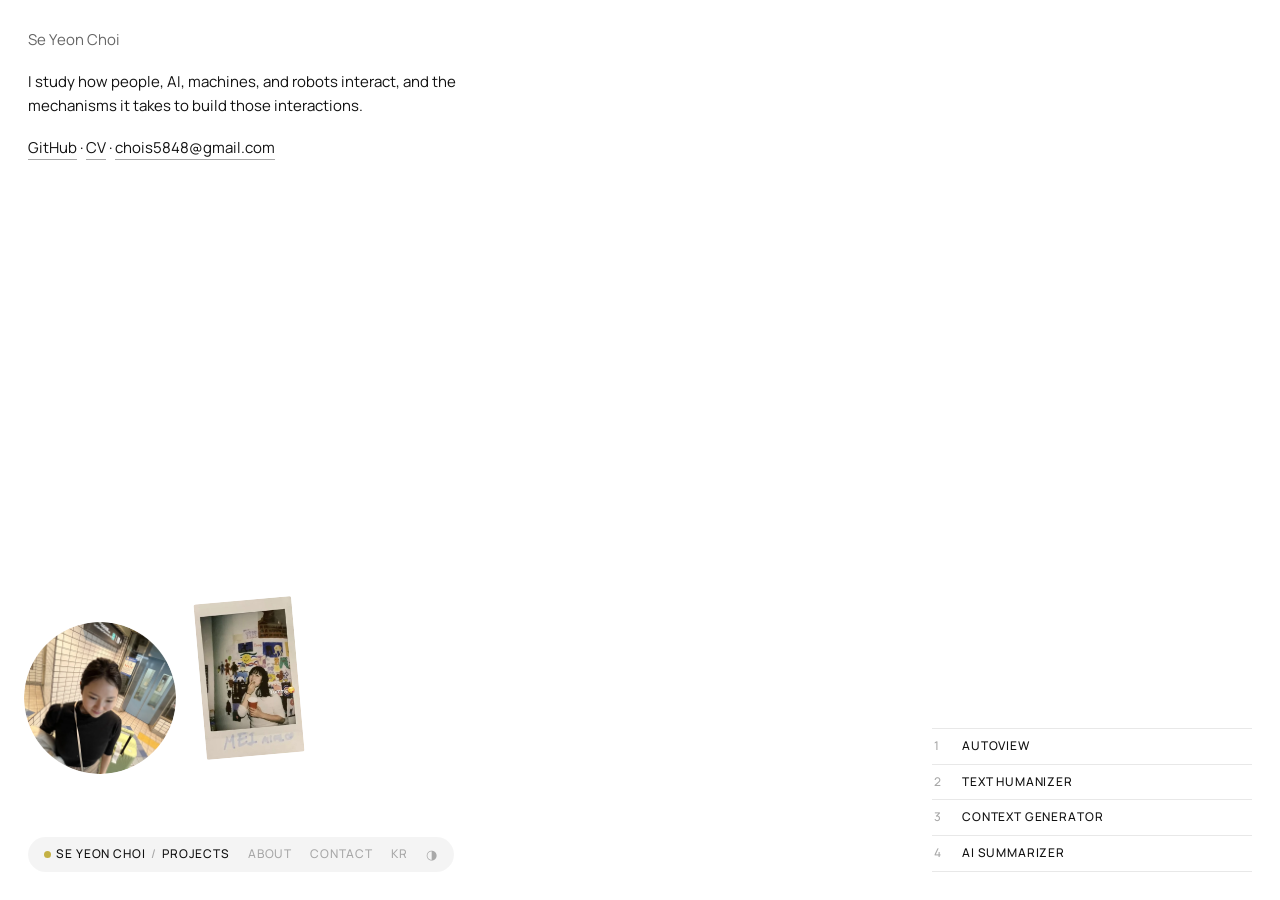
<file: index.html>
<!DOCTYPE html>
<html lang="en">
<head>
  <meta charset="UTF-8" />
  <meta name="viewport" content="width=device-width, initial-scale=1.0" />
  <title>Se Yeon Choi</title>
  <meta name="description" content="Se Yeon Choi — HCI researcher working on creative human-AI collaboration." />

  <link rel="preconnect" href="https://fonts.googleapis.com" />
  <link rel="preconnect" href="https://fonts.gstatic.com" crossorigin />
  <link href="https://fonts.googleapis.com/css2?family=Manrope:wght@400;500;600;700&family=Hanken+Grotesk:wght@400;500;600&family=IBM+Plex+Mono:wght@400;500&display=swap" rel="stylesheet" />

  <link rel="stylesheet" href="style.css" />
</head>
<body>
<main class="stage">

  <!-- ───────── left · prose panels (andychung.me) ───────── -->
  <section class="left" id="left">

    <div class="panel is-on" id="panel-bio">
      <div class="lang lang-en">
        <p class="name">Se Yeon Choi</p>
        <p>I study how people, AI, machines, and robots interact, and the mechanisms it takes to build those interactions.</p>
        <p><a href="https://github.com/chois584848/" target="_blank" rel="noopener">GitHub</a> &middot; <a href="#" data-cv>CV</a> &middot; <a href="mailto:chois5848@gmail.com">chois5848@gmail.com</a></p>
      </div>
      <div class="lang lang-kr" hidden>
        <p class="name">최세연</p>
        <p>사람과 AI, 기계, 로봇 사이의 상호작용, 그리고 그것을 만들어내는 매커니즘을 공부합니다.</p>
        <p><a href="https://github.com/chois584848/" target="_blank" rel="noopener">GitHub</a> &middot; <a href="#" data-cv>CV</a> &middot; <a href="mailto:chois5848@gmail.com">chois5848@gmail.com</a></p>
      </div>
    </div>

    <div class="panel" id="panel-about" hidden>
      <div class="lang lang-en">
        <p class="name">About</p>
        <p>I am an independent researcher working at the intersection of human-computer interaction and creative AI. My interest is less in what AI can generate on its own, and more in what happens in the space between a person and a system: how intent gets communicated, where trust breaks down, and what makes a collaboration feel like a partnership rather than a tool.</p>
        <p>My background is in product design and UX research, most recently at Wrtn Technologies and Accenture. I approach problems by building things, watching people use them, and paying close attention to the moments that surprise me.</p>
        <p>I am currently preparing to pursue a master's degree in HCI, with a focus on human-AI interaction and creative collaboration.</p>
        <p class="exp-label">Experience</p>
        <ul class="exp" data-nosplit>
          <li><span class="co">Wrtn Technologies</span><span class="ro">Product Designer</span><span class="yr">2025.02&ndash;2026.05</span></li>
          <li><span class="co">Accenture</span><span class="ro">UX Senior Analyst</span><span class="yr">2022.08&ndash;2025.08</span></li>
          <li><span class="co">Deloitte</span><span class="ro">Research Intern</span><span class="yr">2021.06&ndash;2021.08</span></li>
          <li><span class="co">Yahoo!</span><span class="ro">UI Design Intern</span><span class="yr">2020.09</span></li>
          <li><span class="co">IBM</span><span class="ro">UX Design Intern</span><span class="yr">2020.08</span></li>
        </ul>
      </div>
      <div class="lang lang-kr" hidden>
        <p class="name">소개</p>
        <p>저는 HCI와 크리에이티브 AI가 만나는 지점에서 연구하는 독립 연구자입니다. AI가 혼자 무엇을 만들어내는가보다, 사람과 시스템 '사이'에서 일어나는 일에 더 관심이 있습니다. 의도가 어떻게 전달되는지, 신뢰가 어디서 무너지는지, 그리고 무엇이 그 협업을 단순한 도구가 아닌 파트너십으로 느끼게 하는지를 봅니다.</p>
        <p>프로덕트 디자인과 UX 리서치를 배경으로 일해왔고, 가장 최근에는 뤼튼테크놀로지스와 액센츄어에 있었습니다. 직접 만들어보고, 사람들이 쓰는 모습을 관찰하고, 예상을 벗어나는 순간들에 주목하는 방식으로 문제에 접근합니다.</p>
        <p>현재 인간-AI 상호작용과 창의적 협업을 중심으로 HCI 석사 과정을 준비하고 있습니다.</p>
        <p class="exp-label">경력</p>
        <ul class="exp" data-nosplit>
          <li><span class="co">Wrtn Technologies</span><span class="ro">프로덕트 디자이너</span><span class="yr">2025.02&ndash;2026.05</span></li>
          <li><span class="co">Accenture</span><span class="ro">UX 시니어 애널리스트</span><span class="yr">2022.08&ndash;2025.08</span></li>
          <li><span class="co">Deloitte</span><span class="ro">리서치 인턴</span><span class="yr">2021.06&ndash;2021.08</span></li>
          <li><span class="co">Yahoo!</span><span class="ro">UI 디자인 인턴</span><span class="yr">2020.09</span></li>
          <li><span class="co">IBM</span><span class="ro">UX 디자인 인턴</span><span class="yr">2020.08</span></li>
        </ul>
      </div>
    </div>

    <div class="panel" id="panel-contact" hidden>
      <div class="lang lang-en">
        <p class="name">Contact</p>
        <p>Open to graduate study opportunities, research collaborations, and conversations about human-AI interaction.</p>
        <p><a href="mailto:chois5848@gmail.com">chois5848@gmail.com</a><br />
           <a href="#" data-cv>CV (PDF)</a><br />
           <a href="https://github.com/chois584848/" target="_blank" rel="noopener">GitHub</a><br />
           <a href="https://www.linkedin.com/in/se-yeon-choi-243182178" target="_blank" rel="noopener">LinkedIn</a><br />
           <a href="#" data-scholar>Google Scholar</a></p>
      </div>
      <div class="lang lang-kr" hidden>
        <p class="name">연락</p>
        <p>대학원 진학 기회, 연구 협업, 그리고 인간-AI 상호작용에 대한 이야기를 환영합니다.</p>
        <p><a href="mailto:chois5848@gmail.com">chois5848@gmail.com</a><br />
           <a href="#" data-cv>CV (PDF)</a><br />
           <a href="https://github.com/chois584848/" target="_blank" rel="noopener">GitHub</a><br />
           <a href="https://www.linkedin.com/in/se-yeon-choi-243182178" target="_blank" rel="noopener">LinkedIn</a><br />
           <a href="#" data-scholar>Google Scholar</a></p>
      </div>
    </div>

    <!-- hover state: big project preview (filled by JS) -->
    <article class="preview" id="preview" aria-hidden="true">
      <div class="preview-media" id="preview-media"></div>
      <div class="preview-bar">
        <span class="preview-title" id="preview-title"></span>
        <span class="preview-desc" id="preview-desc"></span>
      </div>
    </article>
  </section>

  <!-- ───────── loose objects · drag them around (andychung.me) ───────── -->
  <div class="objects" id="objects" aria-label="Loose objects, drag to move">

    <figure class="obj mirror" style="--x:0px;--y:56px;--r:0deg;--z:1">
      <img src="assets/mirror.webp" alt="Se Yeon Choi" data-fallback="YOUR PHOTO&#10;assets/mirror.webp" />
    </figure>

    <figure class="obj polaroid" style="--x:176px;--y:34px;--r:-5deg;--z:2">
      <img src="assets/polaroid.jpg" alt="Se Yeon Choi" data-fallback="POLAROID&#10;assets/polaroid.jpg" />
    </figure>



  </div>

  <!-- ───────── right · project list (seungmee-lee.com) ───────── -->
  <!-- ───────── right · project list (seungmee-lee.com) ─────────
       data-year: fill in when you have them, e.g. data-year="2025"
       data-img : point at a cover image to replace the generated gradient
       href     : point at the case study once it has its own page      -->
  <nav class="projects" id="projects" aria-label="Selected work">
    <ul>
      <li class="row"
          data-year="2026" data-role="AI · UX DESIGN · DESIGN TOOLING · BUSINESS IMPACT"
          data-en="AUTOVIEW" data-kr="AUTOVIEW" data-thumb="thumb-autoview"
          data-desc-en="What if design and code lived on the same screen?" data-desc-kr="디자인과 코드가 같은 화면에 있다면?"
          data-img="assets/cover-1.webp">
        <a href="#"><span class="idx"><span class="n">1</span><span class="ar">&rarr;</span></span><span class="name" data-split>AUTOVIEW</span></a>
      </li>
      <li class="row"
          data-year="2025" data-role="AI · UX DESIGN · WRITING · TRUST"
          data-en="TEXT HUMANIZER" data-kr="TEXT HUMANIZER" data-thumb="thumb-humanizer"
          data-desc-en="What if AI writing could sound like you?" data-desc-kr="AI가 쓴 글이 내 목소리로 들린다면?"
          data-img="assets/cover-2.webp">
        <a href="#"><span class="idx"><span class="n">2</span><span class="ar">&rarr;</span></span><span class="name" data-split>TEXT HUMANIZER</span></a>
      </li>
      <li class="row"
          data-year="2026" data-role="DESIGN TOOLING · FIGMA · DESIGN→DEV · 0→1"
          data-en="CONTEXT GENERATOR" data-kr="CONTEXT GENERATOR" data-thumb="thumb-figplugin"
          data-desc-en="What if a design could hand developers its intent?" data-desc-kr="디자인이 개발자에게 의도까지 건넬 수 있다면?"
          data-img="assets/cover-3.webp">
        <a href="#"><span class="idx"><span class="n">3</span><span class="ar">&rarr;</span></span><span class="name" data-split>CONTEXT GENERATOR</span></a>
      </li>
      <li class="row"
          data-year="2025" data-role="AI · UX DESIGN · PRODUCTIVITY · 0→1"
          data-en="AI SUMMARIZER" data-kr="AI SUMMARIZER" data-thumb="thumb-summarizer"
          data-desc-en="What if every kind of reading lived in one workspace?" data-desc-kr="모든 종류의 읽기가 한 곳에 모인다면?"
          data-img="assets/cover-4.webp">
        <a href="#"><span class="idx"><span class="n">4</span><span class="ar">&rarr;</span></span><span class="name" data-split>AI SUMMARIZER</span></a>
      </li>
    </ul>
  </nav>

  <!-- ───────── bottom-left · pill nav ───────── -->
  <div class="pill" data-seq="4">
    <span class="here">
      <span class="pin" aria-hidden="true"></span>
      <button type="button" class="nm home" id="home" data-i18n data-en="SE YEON CHOI" data-kr="최세연">SE YEON CHOI</button>
      <span class="sep">/</span>
      <span id="section" data-i18n data-en="PROJECTS" data-kr="프로젝트">PROJECTS</span>
    </span>
    <button type="button" class="pnav" data-panel="about" data-i18n data-en="ABOUT" data-kr="소개">ABOUT</button>
    <button type="button" class="pnav" data-panel="contact" data-i18n data-en="CONTACT" data-kr="연락">CONTACT</button>
    <button type="button" class="pnav" id="lang">KR</button>
    <button type="button" class="pnav ico" id="theme" aria-label="Toggle theme">&#9681;</button>
  </div>

  <!-- ───────── detail layer · the case study, in this site's own skin ───────── -->
  <div class="sheet" id="sheet" hidden aria-hidden="true">
    <div class="sheet-back" id="sheet-back"></div>
    <div class="sheet-panel" role="dialog" aria-modal="true" aria-labelledby="sheet-title">
      <header class="sheet-bar">
        <span class="sheet-id"><span id="sheet-num">01</span><span id="sheet-title">&nbsp;</span></span>
        <span class="sheet-acts">
          <button type="button" id="sheet-lang">KR</button>
          <button type="button" id="sheet-close"
                  data-i18n data-en="CLOSE &#10005;" data-kr="닫기 &#10005;">CLOSE &#10005;</button>
        </span>
      </header>
      <div class="sheet-body" id="sheet-body">
        <header class="case-hero" id="case-hero"></header>
        <div class="case-split">
          <aside class="case-side" id="case-side"></aside>
          <article class="case" id="case"></article>
        </div>
      </div>
    </div>
  </div>

</main>
<script src="assets/thumbs.js" defer></script>
<script src="script.js"></script>
</body>
</html>
</file>
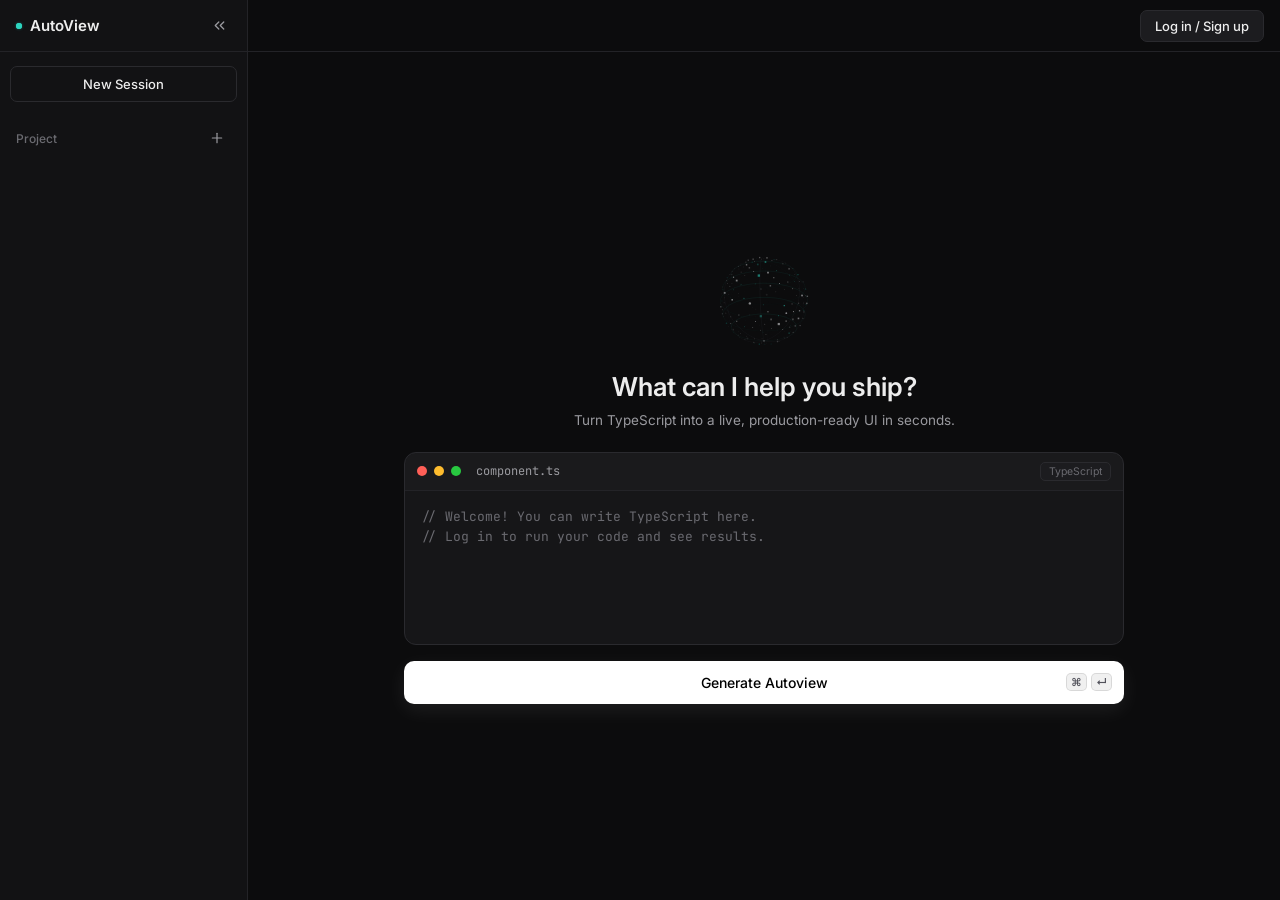
<file: autoview/index.html>
<!DOCTYPE html>
<html lang="ko">
<head>
  <meta charset="UTF-8" />
  <meta name="viewport" content="width=device-width, initial-scale=1.0" />
  <title>Autoview</title>
  <link rel="preconnect" href="https://fonts.googleapis.com" />
  <link rel="preconnect" href="https://fonts.gstatic.com" crossorigin />
  <link href="https://fonts.googleapis.com/css2?family=Inter:wght@400;500;600;700&family=JetBrains+Mono:wght@400;500&display=swap" rel="stylesheet" />
  <link rel="stylesheet" href="styles.css" />
</head>
<body>
  <div id="app"></div>

  <!-- Modal layer -->
  <div id="modal-root"></div>

  <!-- Toast layer -->
  <div id="toast-root"></div>

  <script src="app.js"></script>
</body>
</html>
</file>
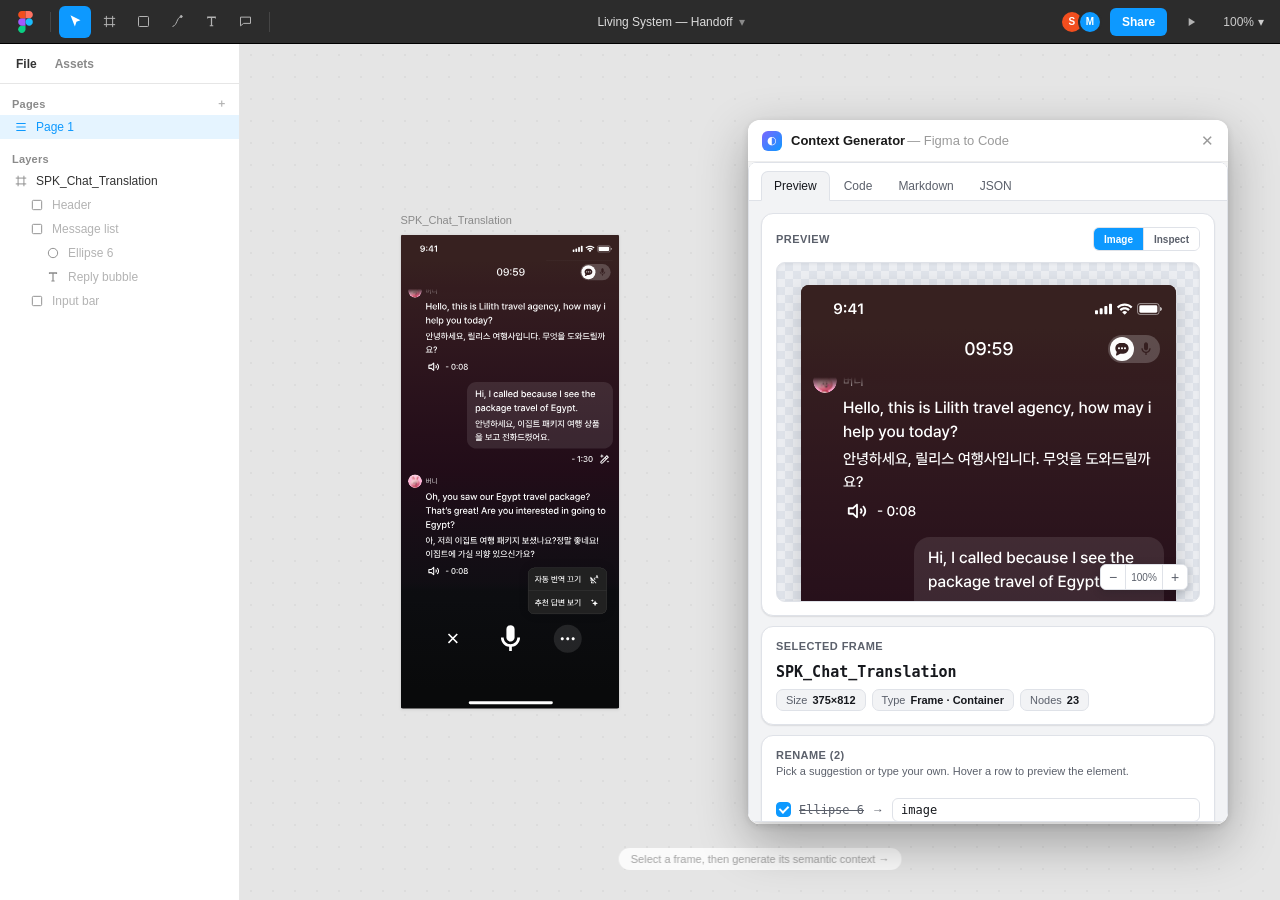
<file: design-to-dev/index.html>
<!DOCTYPE html>
<html lang="en">
<head>
<meta charset="utf-8" />
<meta name="viewport" content="width=device-width, initial-scale=1" />
<title>Design-to-Dev · Figma</title>
<style>
  :root{
    --bar:#2c2c2c; --bar-line:#000; --icon:#b3b3b3; --icon-hi:#fff;
    --panel:#ffffff; --panel-line:#e6e6e6; --canvas:#e5e5e5;
    --ink:#333; --ink-2:#8a8a8a; --ink-3:#b3b3b3; --sel:#0d99ff; --accent:#7c66ff;
    --font:-apple-system,BlinkMacSystemFont,'Segoe UI',Inter,Roboto,Helvetica,Arial,sans-serif;
  }
  *{margin:0;padding:0;box-sizing:border-box}
  html,body{height:100%}
  body{font-family:var(--font);color:var(--ink);background:var(--canvas);overflow:hidden;-webkit-font-smoothing:antialiased}
  .app{display:flex;flex-direction:column;height:100vh;min-height:100%}

  /* ---------- top toolbar ---------- */
  .topbar{height:44px;flex:0 0 44px;background:var(--bar);display:flex;align-items:center;padding:0 8px;gap:2px;color:var(--icon);border-bottom:1px solid var(--bar-line)}
  .tb-btn{width:32px;height:32px;border-radius:6px;display:flex;align-items:center;justify-content:center;color:var(--icon);cursor:default}
  .tb-btn:hover{background:#ffffff14;color:var(--icon-hi)}
  .tb-btn.active{background:#0d99ff;color:#fff}
  .tb-logo{width:34px;height:32px;display:flex;align-items:center;justify-content:center}
  .tb-sep{width:1px;height:20px;background:#ffffff1f;margin:0 6px}
  .tb-title{flex:1;display:flex;align-items:center;justify-content:center;gap:6px;color:#ddd;font-size:12px;font-weight:500}
  .tb-title .chev{color:#8a8a8a}
  .tb-right{display:flex;align-items:center;gap:8px}
  .avatars{display:flex;align-items:center}
  .av{width:24px;height:24px;border-radius:50%;border:2px solid var(--bar);margin-left:-6px;font-size:10px;font-weight:600;color:#fff;display:flex;align-items:center;justify-content:center}
  .share{height:28px;padding:0 12px;border-radius:6px;background:#0d99ff;color:#fff;font-size:12px;font-weight:600;display:flex;align-items:center;cursor:default}
  .zoom{color:#ccc;font-size:12px;padding:0 8px;display:flex;align-items:center;gap:4px}

  /* ---------- main ---------- */
  .main{flex:1;display:flex;min-height:0;position:relative}
  /* floating Figma-plugin popup window over the canvas */
  .plugin-pop{position:absolute;top:50%;right:52px;transform:translateY(-50%);width:480px;height:min(704px,calc(100% - 40px));background:#fff;border-radius:12px;box-shadow:0 18px 50px rgba(0,0,0,.30),0 2px 8px rgba(0,0,0,.12);overflow:hidden;z-index:30;display:flex;flex-direction:column}
  .pop-bar{height:42px;flex:0 0 42px;display:flex;align-items:center;gap:9px;padding:0 14px;border-bottom:1px solid #eee;background:#fff}
  .pop-logo{width:20px;height:20px;border-radius:6px;background:linear-gradient(135deg,#7c66ff,#0d99ff);display:flex;align-items:center;justify-content:center;color:#fff;font-size:11px}
  .pop-name{font-size:13px;font-weight:600;color:#1a1a1a}
  .pop-sub{color:#9a9a9a;font-weight:400;margin-left:2px}
  .pop-x{margin-left:auto;color:#9a9a9a;font-size:15px;cursor:default}
  .plugin-pop iframe{flex:1;width:100%;border:0;display:block;background:#fff}

  /* left: layers panel */
  .left{width:240px;flex:0 0 240px;background:var(--panel);border-right:1px solid var(--panel-line);display:flex;flex-direction:column;min-height:0}
  .l-tabs{height:40px;display:flex;align-items:center;gap:2px;padding:0 8px;border-bottom:1px solid var(--panel-line)}
  .l-tab{font-size:12px;font-weight:600;color:var(--ink-2);padding:6px 8px;border-radius:6px;cursor:default}
  .l-tab.active{color:var(--ink)}
  .l-scroll{flex:1;overflow:auto;padding:6px 0}
  .l-sec{display:flex;align-items:center;justify-content:space-between;padding:6px 12px 4px;color:var(--ink-2);font-size:11px;font-weight:600;letter-spacing:.02em}
  .l-row{display:flex;align-items:center;gap:8px;padding:5px 12px 5px 14px;font-size:12px;color:var(--ink);cursor:default}
  .l-row:hover{background:#f5f5f5}
  .l-row.sel{background:#e5f4ff}
  .l-row.sel .l-name{color:#0d99ff}
  .l-ic{width:14px;height:14px;color:#8a8a8a;flex:0 0 14px}
  .l-row.sel .l-ic{color:#0d99ff}
  .l-name{white-space:nowrap;overflow:hidden;text-overflow:ellipsis}
  .l-ind{padding-left:30px}
  .l-ind2{padding-left:46px}
  .l-muted{color:var(--ink-3)}

  /* center: empty grey canvas */
  .canvas{flex:1;position:relative;background:var(--canvas);overflow:hidden}
  .grid{position:absolute;inset:0;background-image:radial-gradient(#d2d2d2 1px,transparent 1px);background-size:22px 22px;opacity:.5}
  .frame{position:absolute;top:50%;left:26%;transform:translate(-50%,-50%);width:min(26%,220px);aspect-ratio:375/812;max-height:76%}
  .frame-name{position:absolute;top:-20px;left:0;font-size:11px;color:#8a8a8a;font-weight:500}
  .frame-box{width:100%;height:100%;background:#fff;border:1px solid #d9d9d9;border-radius:3px;box-shadow:0 1px 3px rgba(0,0,0,.05);overflow:hidden}
  .frame-img{width:100%;height:100%;object-fit:cover;display:block}
  .frame.selected .frame-box{border:1px solid var(--sel);box-shadow:0 0 0 1px var(--sel)}
  .frame.selected .frame-name{color:var(--sel)}
  .handle{position:absolute;width:7px;height:7px;background:#fff;border:1px solid var(--sel);border-radius:1px}
  .h-tl{top:-4px;left:-4px}.h-tr{top:-4px;right:-4px}.h-bl{bottom:-4px;left:-4px}.h-br{bottom:-4px;right:-4px}
  .empty-hint{position:absolute;left:50%;bottom:30px;transform:translateX(-50%);font-size:11px;color:#a2a2a2;background:#ffffffcc;padding:5px 12px;border-radius:20px;white-space:nowrap;backdrop-filter:blur(2px)}

  /* right: Context Generator plugin */
  .right{width:520px;flex:0 0 520px;background:var(--panel);border-left:1px solid var(--panel-line);display:flex;flex-direction:column;min-height:0}
  .plugin-frame{flex:1;width:100%;border:0;background:#8a8a8a;display:block}
  .r-figtabs{height:40px;display:flex;align-items:center;gap:4px;padding:0 10px;border-bottom:1px solid var(--panel-line)}
  .r-figtab{font-size:12px;font-weight:600;color:var(--ink-3);padding:6px 4px;cursor:default}
  .r-figtab.active{color:var(--ink)}
  .plugin{margin:10px;border:1px solid #ececec;border-radius:10px;flex:1;display:flex;flex-direction:column;overflow:hidden;box-shadow:0 6px 20px rgba(0,0,0,.06)}
  .pl-head{height:38px;flex:0 0 38px;display:flex;align-items:center;gap:8px;padding:0 12px;border-bottom:1px solid #f0f0f0}
  .pl-logo{width:18px;height:18px;border-radius:5px;background:linear-gradient(135deg,#7c66ff,#0d99ff);display:flex;align-items:center;justify-content:center;color:#fff;font-size:10px}
  .pl-title{font-size:12px;font-weight:600;color:var(--ink)}
  .pl-dot{margin-left:auto;color:#c4c4c4;font-size:14px;letter-spacing:1px}
  .pl-tabs{height:34px;display:flex;align-items:center;gap:2px;padding:0 8px;border-bottom:1px solid #f4f4f4}
  .pl-tab{font-size:11px;font-weight:600;color:var(--ink-3);padding:5px 8px;border-radius:6px;cursor:default}
  .pl-tab.active{color:#7c66ff;background:#f3f0ff}
  .pl-body{flex:1;display:flex;flex-direction:column;align-items:center;justify-content:center;text-align:center;padding:24px 22px;gap:12px}
  .pl-illo{width:52px;height:52px;border-radius:14px;background:#f5f4ff;display:flex;align-items:center;justify-content:center;color:#b6acf5}
  .pl-msg{font-size:12px;color:#8a8a8a;line-height:1.55;max-width:210px}
  .pl-msg b{color:#5b5b5b;font-weight:600}
  .pl-foot{height:40px;flex:0 0 40px;border-top:1px solid #f2f2f2;display:flex;align-items:center;padding:0 10px;gap:8px}
  .pl-gen{flex:1;height:28px;border-radius:7px;background:#e9e6ff;color:#a99ff0;font-size:12px;font-weight:600;display:flex;align-items:center;justify-content:center;cursor:default}
  .pl-mini{font-size:10px;color:#c4c4c4}
</style>
</head>
<body>
<div class="app">

  <!-- top toolbar -->
  <div class="topbar">
    <div class="tb-logo" title="Figma">
      <img src="figma-logo.svg" width="15" height="22" alt="Figma" />
    </div>
    <div class="tb-sep"></div>
    <div class="tb-btn active" title="Move">
      <svg width="15" height="15" viewBox="0 0 24 24" fill="currentColor"><path d="M4 2l16 8-6.5 2.2L11 20 4 2z"/></svg>
    </div>
    <div class="tb-btn" title="Frame">
      <svg width="15" height="15" viewBox="0 0 24 24" fill="none" stroke="currentColor" stroke-width="1.6"><path d="M7 3v18M17 3v18M3 7h18M3 17h18"/></svg>
    </div>
    <div class="tb-btn" title="Rectangle">
      <svg width="15" height="15" viewBox="0 0 24 24" fill="none" stroke="currentColor" stroke-width="1.6"><rect x="4" y="4" width="16" height="16" rx="1.5"/></svg>
    </div>
    <div class="tb-btn" title="Pen">
      <svg width="15" height="15" viewBox="0 0 24 24" fill="none" stroke="currentColor" stroke-width="1.6"><path d="M4 20c8-2 6-14 14-16"/><circle cx="18" cy="4" r="1.6" fill="currentColor"/></svg>
    </div>
    <div class="tb-btn" title="Text"><svg width="15" height="15" viewBox="0 0 24 24" fill="currentColor"><path d="M5 4h14v3h-1.5V6.5H13V18h1.8v1.5H9.2V18H11V6.5H6.5V7H5z"/></svg></div>
    <div class="tb-btn" title="Comment"><svg width="15" height="15" viewBox="0 0 24 24" fill="none" stroke="currentColor" stroke-width="1.6"><path d="M4 5h16v10H9l-5 4z"/></svg></div>
    <div class="tb-sep"></div>
    <div class="tb-title">Living System — Handoff <span class="chev">▾</span></div>
    <div class="tb-right">
      <div class="avatars">
        <span class="av" style="background:#f24e1e">S</span>
        <span class="av" style="background:#0d99ff">M</span>
      </div>
      <div class="share">Share</div>
      <div class="tb-btn" title="Present"><svg width="14" height="14" viewBox="0 0 24 24" fill="currentColor"><path d="M8 5v14l11-7z"/></svg></div>
      <div class="zoom">100% <span class="chev">▾</span></div>
    </div>
  </div>

  <div class="main">

    <!-- left: layers -->
    <div class="left">
      <div class="l-tabs">
        <div class="l-tab active">File</div>
        <div class="l-tab">Assets</div>
      </div>
      <div class="l-scroll">
        <div class="l-sec"><span>Pages</span><span class="l-muted">＋</span></div>
        <div class="l-row sel">
          <span class="l-ic"><svg viewBox="0 0 24 24" fill="none" stroke="currentColor" stroke-width="2"><path d="M4 6h16M4 12h16M4 18h16"/></svg></span>
          <span class="l-name">Page 1</span>
        </div>
        <div style="height:8px"></div>
        <div class="l-sec"><span>Layers</span></div>
        <div class="l-row">
          <span class="l-ic"><svg viewBox="0 0 24 24" fill="none" stroke="currentColor" stroke-width="1.6"><path d="M7 3v18M17 3v18M3 7h18M3 17h18"/></svg></span>
          <span class="l-name">SPK_Chat_Translation</span>
        </div>
        <div class="l-row l-ind l-muted">
          <span class="l-ic"><svg viewBox="0 0 24 24" fill="none" stroke="currentColor" stroke-width="1.6"><rect x="4" y="4" width="16" height="16" rx="2"/></svg></span>
          <span class="l-name">Header</span>
        </div>
        <div class="l-row l-ind l-muted">
          <span class="l-ic"><svg viewBox="0 0 24 24" fill="none" stroke="currentColor" stroke-width="1.6"><rect x="4" y="4" width="16" height="16" rx="2"/></svg></span>
          <span class="l-name">Message list</span>
        </div>
        <div class="l-row l-ind2 l-muted">
          <span class="l-ic"><svg viewBox="0 0 24 24" fill="none" stroke="currentColor" stroke-width="1.6"><circle cx="12" cy="12" r="8"/></svg></span>
          <span class="l-name">Ellipse 6</span>
        </div>
        <div class="l-row l-ind2 l-muted">
          <span class="l-ic"><svg viewBox="0 0 24 24" fill="currentColor"><path d="M5 4h14v3h-1.5V6.5H13V18h1.8v1.5H9.2V18H11V6.5H6.5V7H5z"/></svg></span>
          <span class="l-name">Reply bubble</span>
        </div>
        <div class="l-row l-ind l-muted">
          <span class="l-ic"><svg viewBox="0 0 24 24" fill="none" stroke="currentColor" stroke-width="1.6"><rect x="4" y="4" width="16" height="16" rx="2"/></svg></span>
          <span class="l-name">Input bar</span>
        </div>
      </div>
    </div>

    <!-- center: empty grey canvas -->
    <div class="canvas">
      <div class="grid"></div>
      <div class="frame">
        <div class="frame-name">SPK_Chat_Translation</div>
        <div class="frame-box"><img class="frame-img" src="spk-frame.svg" alt="SPK_Chat_Translation" /></div>
      </div>
      <div class="empty-hint">Select a frame, then generate its semantic context →</div>
    </div>

    <!-- floating Context Generator plugin popup over the canvas -->
    <div class="plugin-pop">
      <div class="pop-bar">
        <span class="pop-logo">◐</span>
        <span class="pop-name">Context Generator<span class="pop-sub">— Figma to Code</span></span>
        <span class="pop-x">✕</span>
      </div>
      <iframe src="context-generator.html" title="Context Generator" loading="eager"></iframe>
    </div>

  </div>
</div>
</body>
</html>
</file>
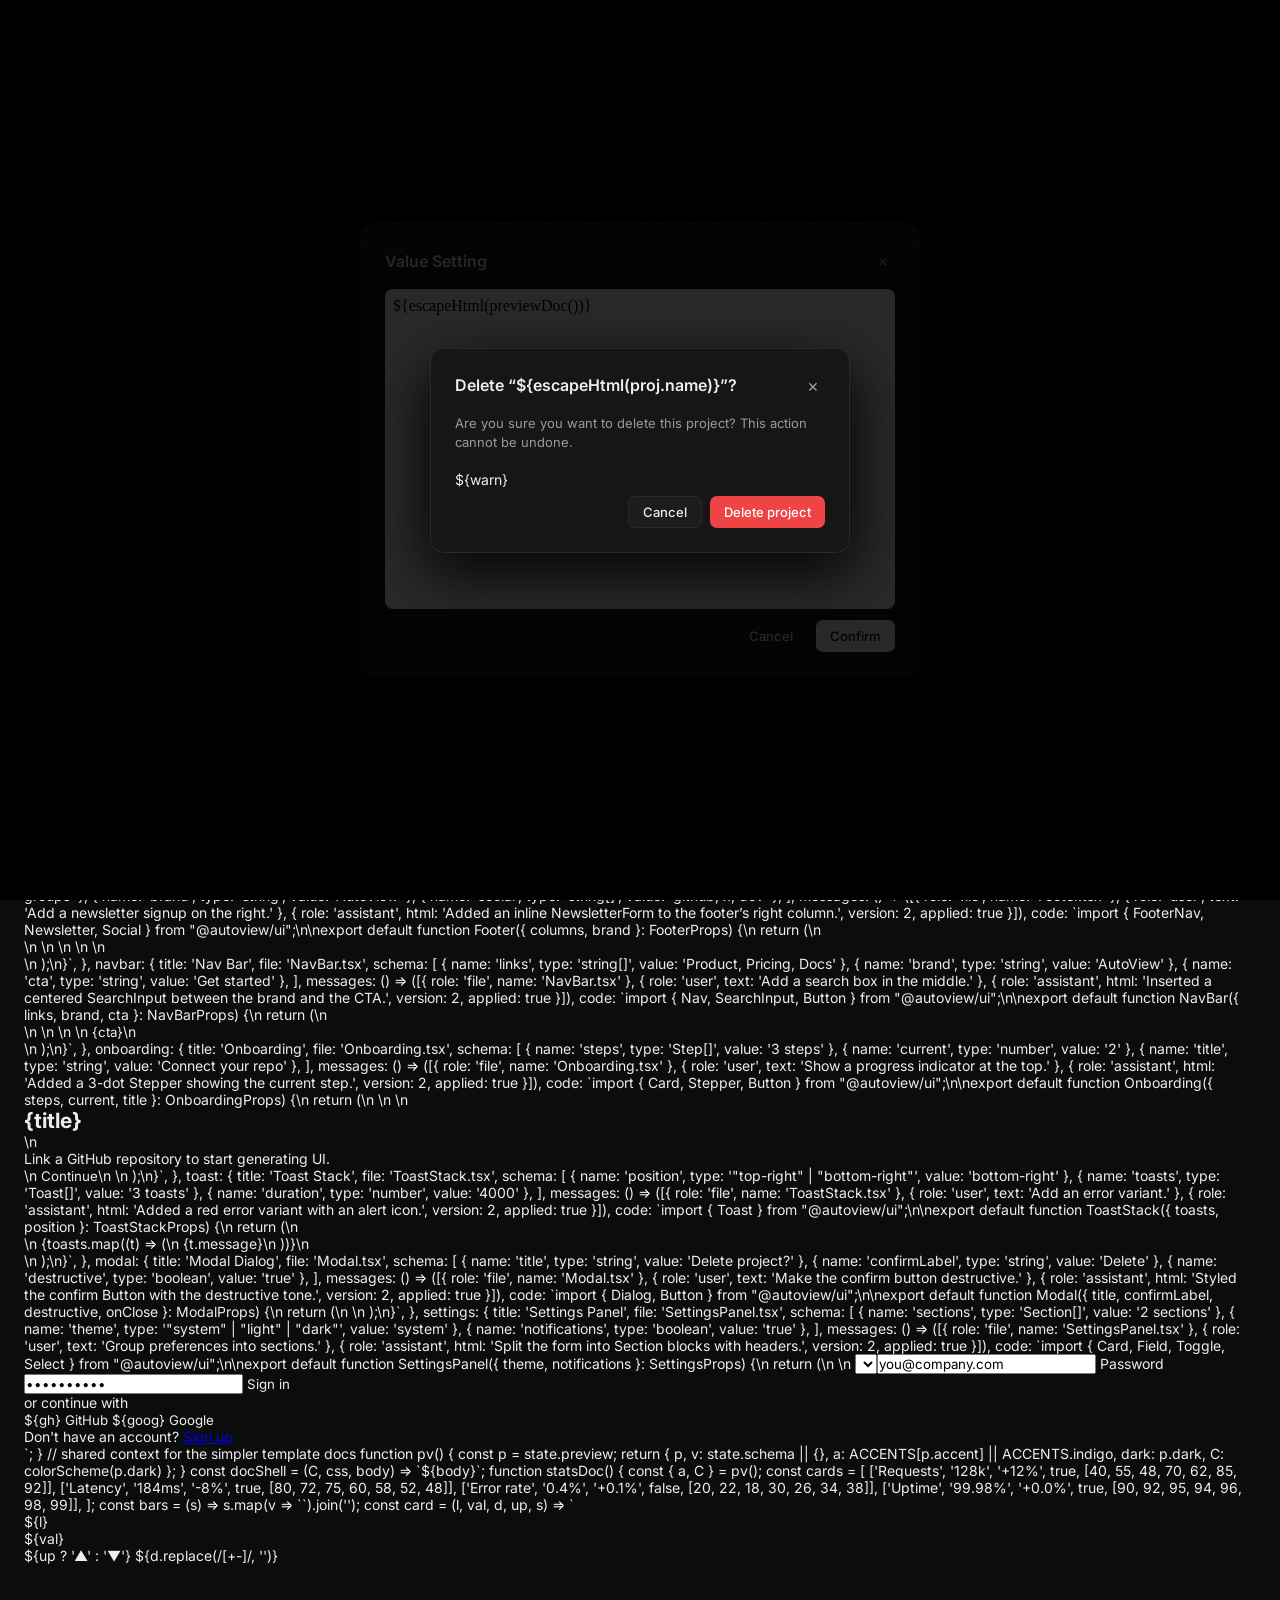
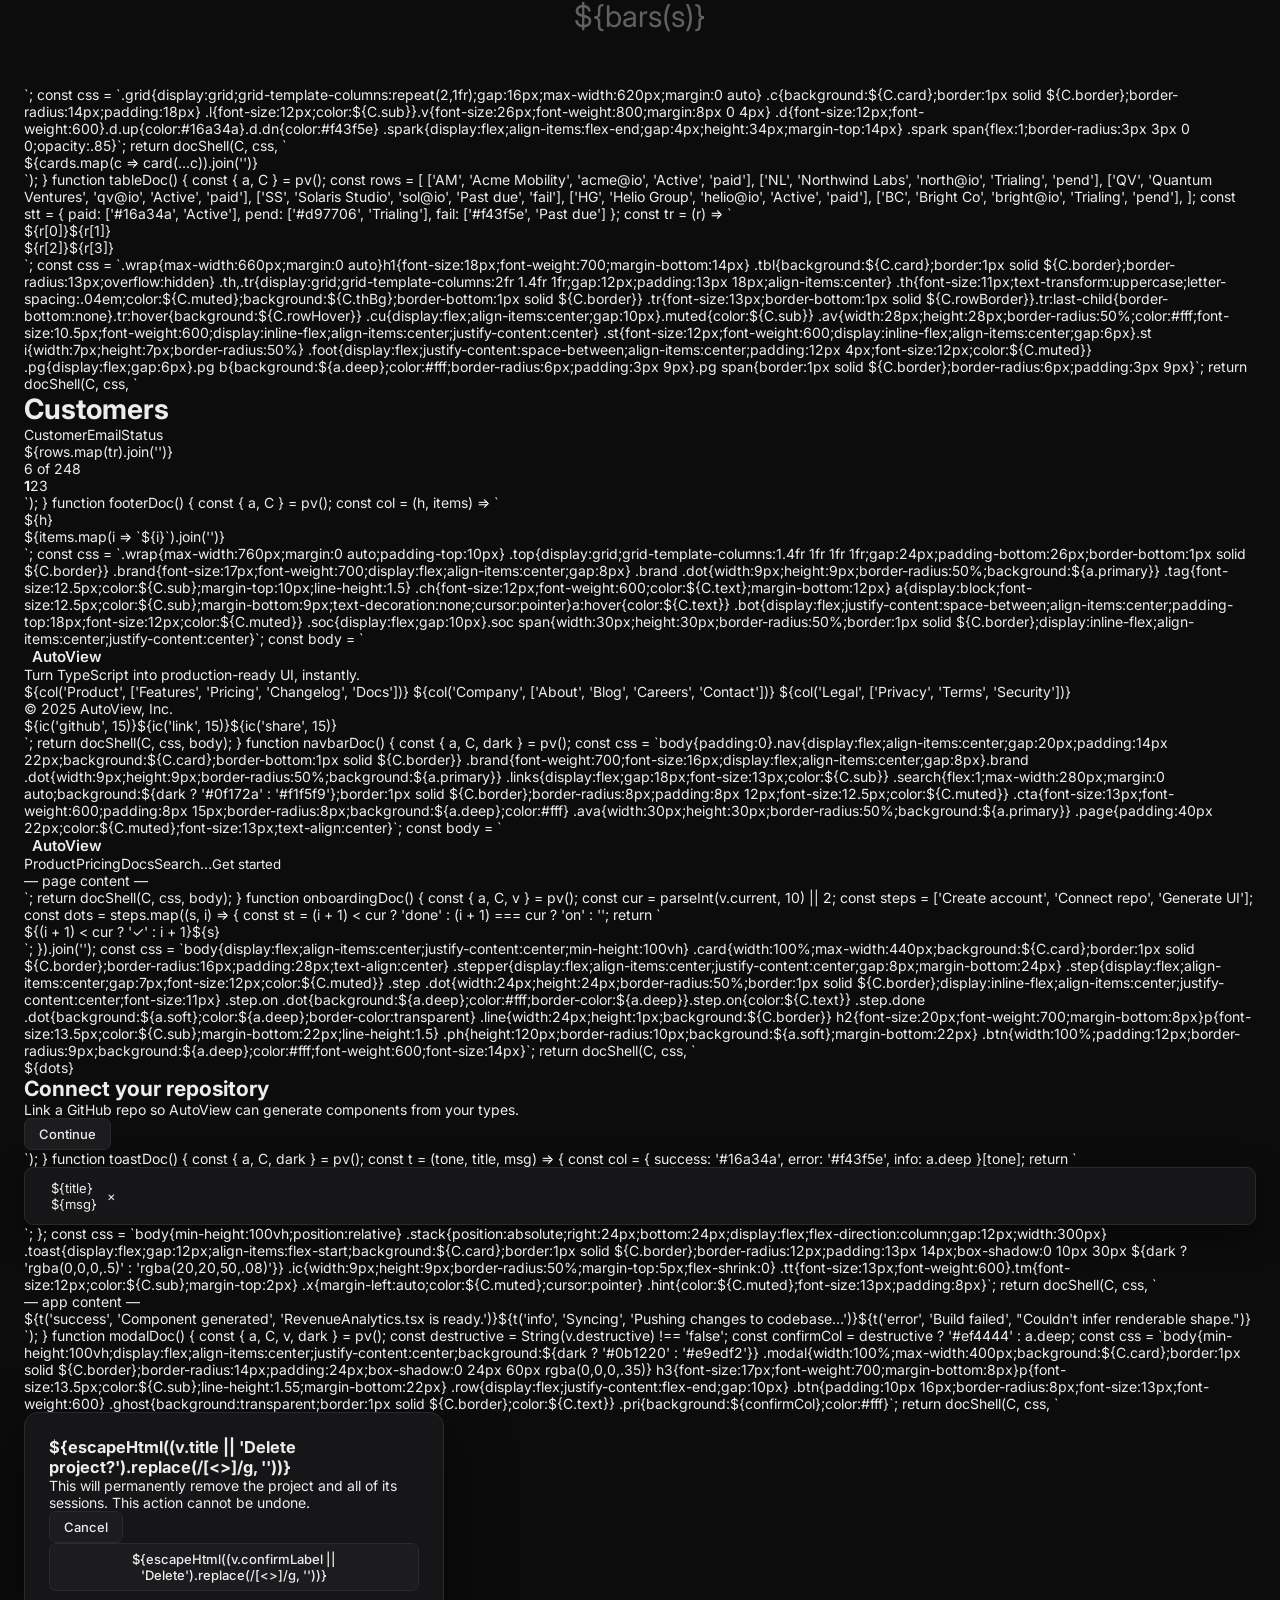
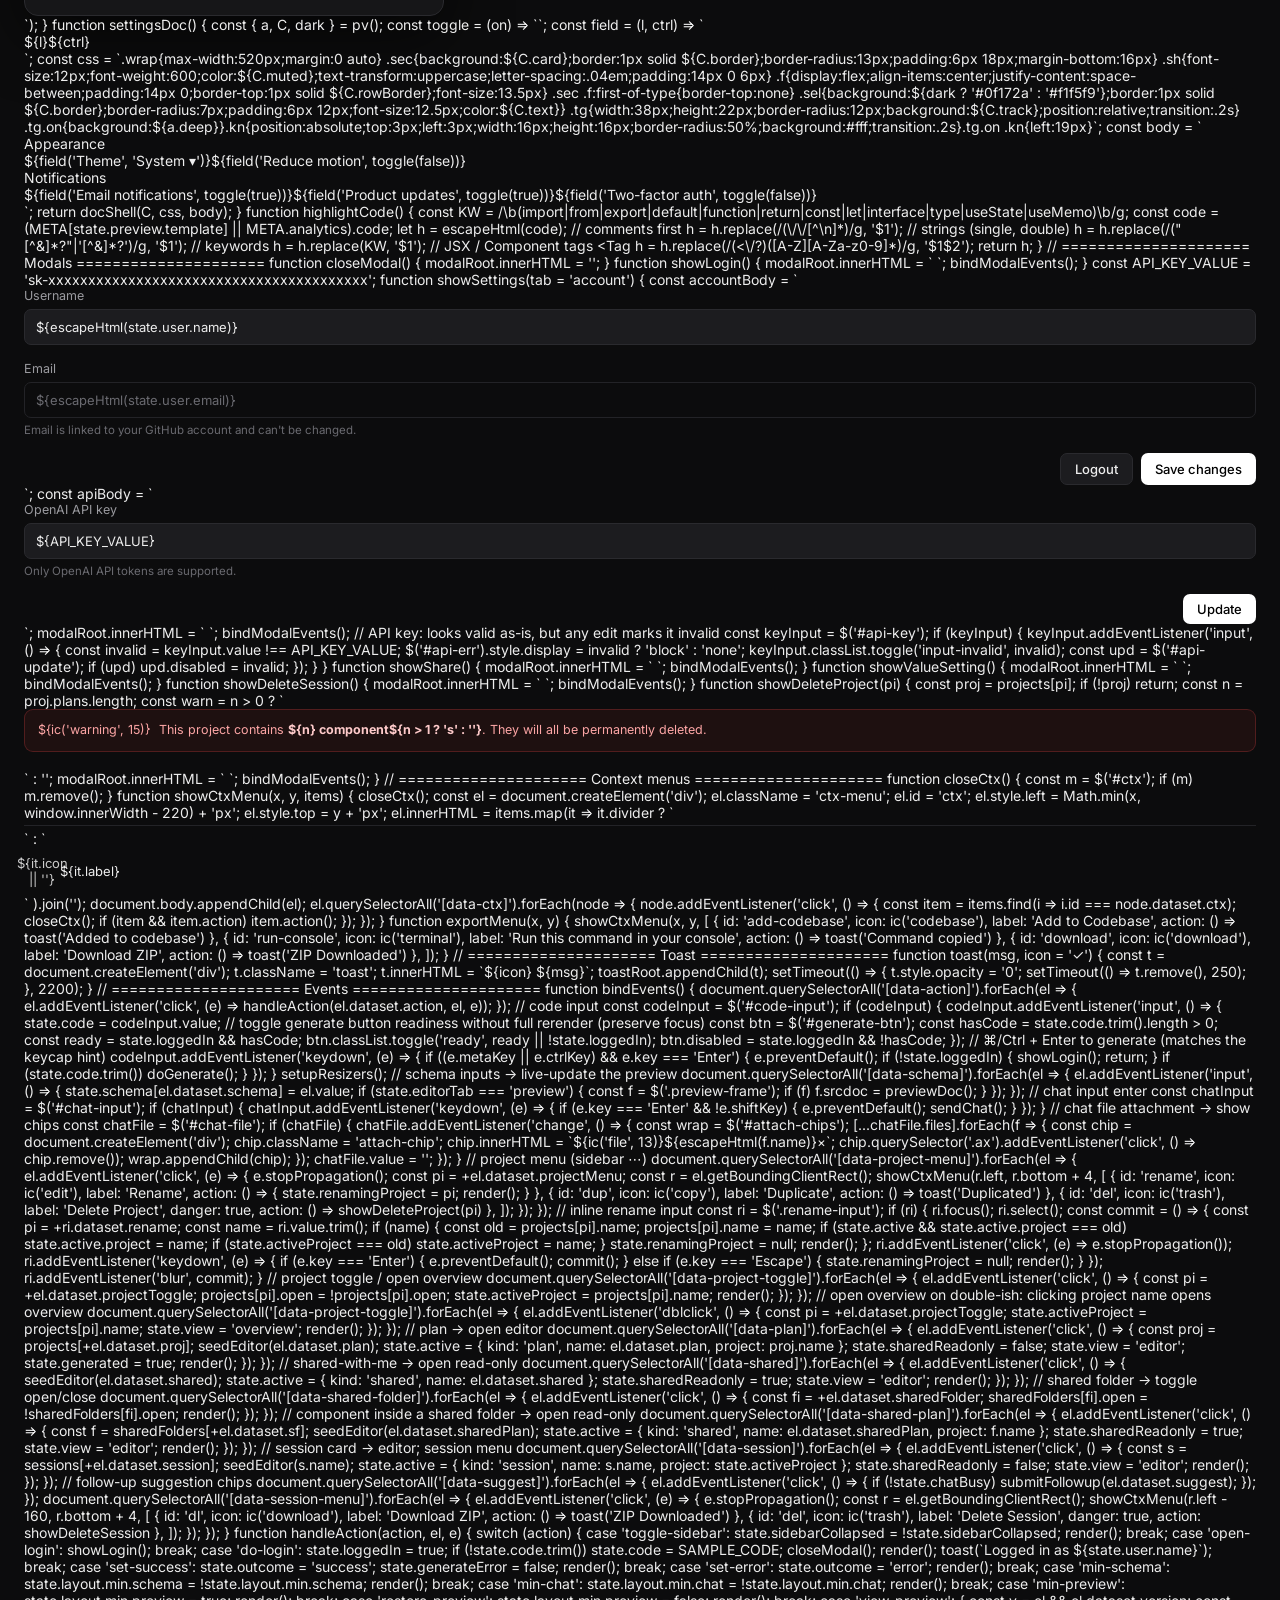
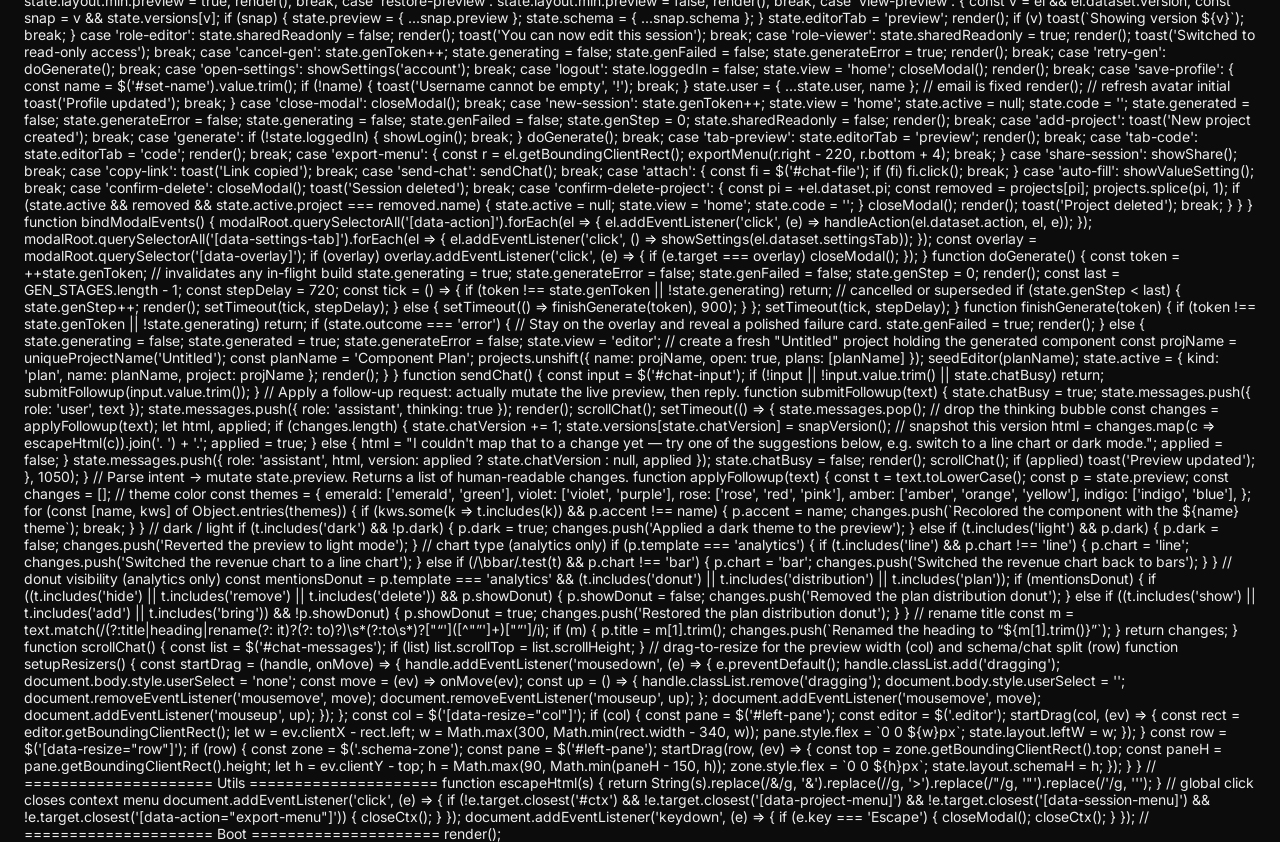
<file: autoview/autoview-prototype.html>
<!DOCTYPE html>
<html lang="ko">
<head>
  <meta charset="UTF-8" />
  <meta name="viewport" content="width=device-width, initial-scale=1.0" />
  <title>Autoview</title>
  <link rel="preconnect" href="https://fonts.googleapis.com" />
  <link rel="preconnect" href="https://fonts.gstatic.com" crossorigin />
  <link href="https://fonts.googleapis.com/css2?family=Inter:wght@400;500;600;700&family=JetBrains+Mono:wght@400;500&display=swap" rel="stylesheet" />
  <style>
:root {
  --bg: #0c0c0d;
  --sidebar: #121214;
  --panel: #161618;
  --panel-2: #1c1c1f;
  --border: #2a2a2e;
  --border-soft: #232327;
  --text: #ededed;
  --text-dim: #9a9a9f;
  --text-faint: #6a6a70;
  --accent: #ffffff;
  --accent-blue: #3b82f6;
  --danger: #ef4444;
  --code-bg: #161618;
  --radius: 10px;
  --radius-sm: 7px;
}

* { box-sizing: border-box; margin: 0; padding: 0; }

html, body {
  height: 100%;
  font-family: 'Inter', -apple-system, BlinkMacSystemFont, sans-serif;
  background: var(--bg);
  color: var(--text);
  font-size: 14px;
  -webkit-font-smoothing: antialiased;
}

button { font-family: inherit; cursor: pointer; border: none; background: none; color: inherit; }
input, textarea { font-family: inherit; }

/* minimal line icons */
.ic { display: inline-block; vertical-align: middle; flex-shrink: 0; }
.brand .logo { display: inline-flex; color: var(--text); }
.seg-btn, .settings-tab, .shared-badge, .ot-label, .github-btn,
.generate-btn, .gen-actions .btn, .ro-banner, .chat-disabled-note {
  display: inline-flex; align-items: center; gap: 6px;
}
.ro-banner, .chat-disabled-note { display: flex; }
.tree-item .ti-icon { display: inline-flex; align-items: center; }
.ctx-item .ci-icon { display: inline-flex; align-items: center; justify-content: center; }

/* ============ Layout ============ */
.app-shell { display: flex; height: 100vh; overflow: hidden; }

/* ---- Sidebar ---- */
.sidebar {
  width: 248px;
  flex-shrink: 0;
  background: var(--sidebar);
  border-right: 1px solid var(--border-soft);
  display: flex;
  flex-direction: column;
  padding: 0;
  transition: width 0.2s ease;
  overflow: hidden;
}
.sidebar.collapsed { width: 0; border-right: none; }
.sidebar.collapsed > * { display: none; }

/* header row aligns 1:1 with the topbar (same height + border) */
.sidebar-top {
  height: 52px; flex-shrink: 0;
  display: flex; align-items: center; justify-content: space-between;
  padding: 0 14px 0 16px;
  border-bottom: 1px solid var(--border-soft);
}
.sidebar-body {
  flex: 1; min-height: 0; display: flex; flex-direction: column;
  padding: 14px 10px;
}
.brand { display: flex; align-items: center; gap: 8px; font-weight: 600; font-size: 15px; }
.brand-dot {
  width: 6px; height: 6px; border-radius: 50%; flex-shrink: 0; position: relative;
  background: #2dd4bf; box-shadow: 0 0 3px rgba(45,212,191,0.4);
}
.brand-dot::after {
  content: ''; position: absolute; inset: 0; border-radius: 50%;
  background: #2dd4bf; animation: pulse-dot 3.6s ease-out infinite;
}
@keyframes pulse-dot {
  0% { transform: scale(1); opacity: 0.5; }
  70%, 100% { transform: scale(2.9); opacity: 0; }
}
.brand .logo { font-size: 16px; }
.icon-btn {
  width: 28px; height: 28px; border-radius: 6px;
  display: inline-flex; align-items: center; justify-content: center;
  color: var(--text-dim); font-size: 15px;
}
.icon-btn:hover { background: var(--panel-2); color: var(--text); }

.new-session-btn {
  width: 100%; padding: 9px; border: 1px solid var(--border);
  border-radius: var(--radius-sm); font-size: 13px; font-weight: 500;
  color: var(--text); background: transparent; text-align: center; margin-bottom: 18px;
}
.new-session-btn:hover { background: var(--panel-2); }

.project-header {
  display: flex; align-items: center; justify-content: space-between;
  padding: 4px 6px; color: var(--text-faint); font-size: 12px; font-weight: 500;
  text-transform: none; margin-bottom: 4px;
}
.project-header .add { font-size: 16px; line-height: 1; }
.project-header .add:hover { color: var(--text); }

.tree { display: flex; flex-direction: column; gap: 1px; overflow-y: auto; flex: 1; }
.tree-item {
  display: flex; align-items: center; gap: 8px;
  padding: 7px 8px; border-radius: 6px; font-size: 13px; color: var(--text-dim);
  cursor: pointer; position: relative;
}
.tree-item:hover { background: var(--panel-2); color: var(--text); }
.tree-item.active { background: var(--panel-2); color: var(--text); }
.tree-item.parent-active { color: var(--text); }
.tree-item.selected { background: var(--panel-2); color: var(--text); position: relative; }
.tree-item.selected::before {
  content: ''; position: absolute; left: 0; top: 6px; bottom: 6px;
  width: 2px; border-radius: 0 2px 2px 0; background: #2dd4bf;
}
.tree-item.child { padding-left: 26px; color: var(--text-faint); font-size: 12.5px; }
.rename-input {
  flex: 1; min-width: 0; background: var(--panel); border: 1px solid var(--accent-blue, #3b82f6);
  border-radius: 5px; color: var(--text); font-size: 13px; padding: 3px 6px; outline: none;
}
.tree-item.child.selected { color: var(--text); }
.tree-item .ti-icon { font-size: 13px; opacity: 0.8; width: 14px; text-align: center; }
.tree-item .ti-more {
  margin-left: auto; opacity: 0; font-size: 14px; color: var(--text-faint);
  padding: 0 2px;
}
.tree-item:hover .ti-more { opacity: 1; }

/* ---- Main ---- */
.main { flex: 1; display: flex; flex-direction: column; min-width: 0; }

.topbar {
  height: 52px; flex-shrink: 0; border-bottom: 1px solid var(--border-soft);
  display: flex; align-items: center; padding: 0 16px; gap: 12px;
}
.topbar .tb-left { display: flex; align-items: center; gap: 10px; }
.topbar .tb-title { font-size: 14px; color: var(--text-dim); }
.breadcrumb { display: flex; align-items: center; gap: 9px; font-size: 13px; }
.breadcrumb .crumb { display: inline-flex; align-items: center; gap: 6px; color: var(--text-dim); }
.breadcrumb .crumb.cur { color: var(--text); font-weight: 500; }
.breadcrumb .crumb-sep { color: var(--text-faint); }
.topbar .tb-right { margin-left: auto; display: flex; align-items: center; gap: 10px; }

.btn {
  padding: 7px 14px; border-radius: var(--radius-sm); font-size: 13px; font-weight: 500;
  background: var(--panel-2); color: var(--text); border: 1px solid var(--border);
}
.btn:hover { background: #26262a; }
.btn-primary { background: var(--accent); color: #000; border: none; }
.btn-primary:hover { background: #e6e6e6; }
.btn-ghost { background: transparent; border: 1px solid var(--border); }
.btn-danger { background: var(--danger); color: #fff; border: none; }
.btn-danger:hover { background: #dc2626; }

.avatar {
  width: 30px; height: 30px; border-radius: 50%;
  background: linear-gradient(135deg, #f472b6, #fb923c);
  display: inline-flex; align-items: center; justify-content: center;
  font-size: 12px; font-weight: 600; color: #fff; cursor: pointer;
}

/* ---- Home / Chat ---- */
.home {
  flex: 1; display: flex; flex-direction: column; align-items: center; justify-content: center;
  padding: 24px; position: relative;
}
.home-inner { width: 100%; max-width: 720px; display: flex; flex-direction: column; align-items: center; }
.spark {
  font-size: 30px; color: var(--text-dim); margin-bottom: 18px;
  opacity: 0.6;
}
.home h1 { font-size: 26px; font-weight: 600; margin-bottom: 24px; }

.code-input-wrap {
  width: 100%; background: var(--code-bg); border: 1px solid var(--border);
  border-radius: 12px; overflow: hidden; transition: border-color 0.15s;
}
.code-input-wrap:focus-within { border-color: #3a3a40; }
.code-input {
  width: 100%; min-height: 150px; max-height: 360px; resize: none;
  background: transparent; border: none; outline: none;
  color: var(--text); font-family: 'JetBrains Mono', monospace; font-size: 13px;
  line-height: 1.6; padding: 16px; white-space: pre; overflow: auto;
}
.code-input::placeholder { color: var(--text-faint); }

.home-actions { width: 100%; margin-top: 16px; }
.generate-btn {
  width: 100%; padding: 13px; border-radius: 10px; font-size: 14px; font-weight: 500;
  background: var(--panel-2); color: var(--text-dim); border: 1px solid var(--border);
  display: flex; align-items: center; justify-content: center; gap: 8px;
}
.generate-btn.ready { background: var(--accent); color: #000; border: none; }
.generate-btn.ready:hover { background: #e6e6e6; }
.generate-btn:disabled { cursor: not-allowed; }

.error-banner {
  width: 100%; margin-top: 14px; color: #f87171; font-size: 12.5px; text-align: center;
}

/* build mode selector */
.outcome-toggle {
  width: 100%; margin-top: 16px; display: flex; align-items: center; gap: 10px; justify-content: center;
}
.outcome-toggle .ot-label { font-size: 11.5px; color: var(--text-faint); letter-spacing: 0.02em; }
.seg { display: inline-flex; background: var(--panel-2); border: 1px solid var(--border); border-radius: 9px; padding: 3px; gap: 2px; }
.seg-btn { padding: 6px 14px; border-radius: 6px; font-size: 12px; color: var(--text-dim); transition: all 0.15s; }
.seg-btn:hover { color: var(--text); }
.seg-btn.active { background: var(--panel); color: var(--text); box-shadow: 0 1px 3px rgba(0,0,0,0.3); }
.seg-btn.active.err { color: #f87171; }

/* ===== generation overlay (SaaS-style) ===== */
.gen-overlay {
  position: absolute; inset: 0; z-index: 40;
  display: flex; align-items: center; justify-content: center; padding: 24px;
  background: rgba(8,8,9,0.86); backdrop-filter: blur(10px); -webkit-backdrop-filter: blur(10px);
}

.gen-card {
  width: 100%; max-width: 440px; background: linear-gradient(180deg, #18181b, #131315);
  border: 1px solid var(--border); border-radius: 18px; padding: 30px 28px 24px;
  box-shadow: 0 30px 80px rgba(0,0,0,0.6); text-align: center;
  animation: card-rise 0.3s cubic-bezier(0.2,0.8,0.2,1);
}
@keyframes card-rise { from { transform: translateY(12px); } to { transform: none; } }

.gen-orb {
  width: 56px; height: 56px; border-radius: 50%; margin: 0 auto 16px;
  background: conic-gradient(from 0deg, #2dd4bf, #5eead4, #0d9488, #99f6e4, #2dd4bf);
  position: relative; animation: orb-spin 2.4s linear infinite;
  box-shadow: 0 0 30px rgba(45,212,191,0.45);
}
.gen-orb::after {
  content: ''; position: absolute; inset: 3px; border-radius: 50%; background: #15151a;
}
.gen-orb.failed {
  background: conic-gradient(from 0deg, #ef4444, #7f1d1d, #ef4444); animation: none;
  box-shadow: 0 0 30px rgba(239,68,68,0.4);
}
@keyframes orb-spin { to { transform: rotate(360deg); } }

.gen-title { font-size: 17px; font-weight: 600; margin-bottom: 5px; }
.gen-sub { font-size: 12.5px; color: var(--text-dim); margin-bottom: 22px; }

.gen-stages { display: flex; flex-direction: column; gap: 3px; text-align: left; margin-bottom: 20px; }
.gen-stage { display: flex; align-items: flex-start; gap: 11px; padding: 8px 6px; border-radius: 8px; transition: background 0.2s; }
.gen-stage.active { background: rgba(255,255,255,0.03); }
.gs-mark {
  width: 20px; height: 20px; flex-shrink: 0; margin-top: 1px;
  display: inline-flex; align-items: center; justify-content: center;
  border-radius: 50%; font-size: 11px; font-weight: 700;
}
.gen-stage.done .gs-mark { background: rgba(74,222,128,0.15); color: #4ade80; }
.gen-stage.fail .gs-mark { background: rgba(239,68,68,0.15); color: #f87171; }
.gen-stage.pending .gs-mark { border: 1.5px dashed var(--border); }
.gen-stage.active .gs-mark { background: transparent; }
.gs-text { display: flex; flex-direction: column; gap: 2px; }
.gs-label { font-size: 13px; color: var(--text); }
.gen-stage.pending .gs-label { color: var(--text-faint); }
.gs-detail { font-size: 11.5px; color: var(--text-faint); font-family: 'JetBrains Mono', monospace; }

.gen-progressbar { width: 100%; height: 6px; border-radius: 4px; background: var(--panel-2); overflow: hidden; }
.gen-progressbar-fill {
  height: 100%; border-radius: 4px; transition: width 0.5s cubic-bezier(0.2,0.8,0.2,1);
  background: linear-gradient(90deg, #0d9488, #22d3ee, #5eead4, #22d3ee, #0d9488);
  background-size: 200% 100%;
  animation: bar-shimmer 1.6s linear infinite;
}
@keyframes bar-shimmer { 0% { background-position: 0% 0; } 100% { background-position: -200% 0; } }
.gen-foot { display: flex; justify-content: space-between; margin-top: 10px; font-size: 11.5px; color: var(--text-dim); }
.gen-foot-dim { color: var(--text-faint); }

.gen-error-box {
  text-align: left; background: rgba(239,68,68,0.08); border: 1px solid rgba(239,68,68,0.25);
  border-radius: 9px; padding: 11px 13px; font-size: 12px; color: #fca5a5;
  font-family: 'JetBrains Mono', monospace; line-height: 1.5; margin-bottom: 16px;
}
.gen-error-box code { color: #fda4af; }
.gen-actions { display: flex; gap: 8px; }
.gen-actions .btn { flex: 1; display: inline-flex; align-items: center; justify-content: center; gap: 6px; }

/* home polish */
.home-glow { display: none; }
.home-inner { position: relative; z-index: 1; }
.home-tagline { font-size: 13.5px; color: var(--text-dim); margin: -14px 0 24px; }

/* Autoview brand mark — animated 3D particle globe */
.spark {
  position: relative; width: 104px; height: 104px; margin: 0 auto 18px;
  display: flex; align-items: center; justify-content: center;
}
.spark-canvas { display: block; }

.code-input-bar {
  display: flex; align-items: center; gap: 7px; padding: 9px 12px;
  border-bottom: 1px solid var(--border-soft); background: rgba(255,255,255,0.015);
}
.code-input-bar .dot { width: 10px; height: 10px; border-radius: 50%; }
.code-input-bar .dot.r { background: #ff5f57; }
.code-input-bar .dot.y { background: #febc2e; }
.code-input-bar .dot.g { background: #28c840; }
.code-input-name { margin-left: 8px; font-size: 12px; color: var(--text-dim); font-family: 'JetBrains Mono', monospace; }
.code-input-lang {
  margin-left: auto; font-size: 10.5px; color: var(--text-faint); background: var(--panel-2);
  border: 1px solid var(--border); border-radius: 5px; padding: 2px 8px;
}

.gb-spark { font-size: 13px; }
.generate-btn.ready { box-shadow: 0 6px 20px rgba(255,255,255,0.08); }

/* generate button: clean CTA + keyboard hint + subtle teal hover ring */
.generate-btn { position: relative; justify-content: center; transition: background 0.15s, box-shadow 0.2s; }
.generate-btn.ready:hover { background: #fff; box-shadow: 0 0 20px rgba(255,255,255,0.30); }
.generate-btn.ready:active { box-shadow: 0 0 14px rgba(255,255,255,0.22); }
.gb-keys { position: absolute; right: 12px; top: 50%; transform: translateY(-50%); display: inline-flex; gap: 4px; pointer-events: none; }
.gb-keys kbd {
  font-family: inherit; font-size: 11px; font-weight: 600; line-height: 1;
  min-width: 18px; height: 18px; padding: 0 4px; border-radius: 5px;
  display: inline-flex; align-items: center; justify-content: center;
}
.generate-btn.ready .gb-keys kbd { background: rgba(0,0,0,0.06); color: #52525b; border: 1px solid rgba(0,0,0,0.10); }
.generate-btn:not(.ready) .gb-keys kbd { background: var(--panel); color: var(--text-faint); border: 1px solid var(--border); }

/* ---- Editor / WYSIWYG ---- */
.editor { flex: 1; display: flex; min-height: 0; }
.editor-pane {
  flex: 1; display: flex; flex-direction: column; min-width: 0; min-height: 0;
  border-right: 1px solid var(--border-soft);
}
.editor-pane:last-child { border-right: none; }
.editor-pane.left { overflow: hidden; }
.editor-pane.right { flex: 1 1 auto; }

/* resizable zones */
.zone { display: flex; flex-direction: column; min-height: 0; overflow: hidden; }
.schema-zone .schema-rows { flex: 1 1 auto; }
.zone-min {
  width: 26px; height: 26px; border-radius: 6px; color: var(--text-faint);
  display: inline-flex; align-items: center; justify-content: center; flex-shrink: 0;
  transition: transform 0.15s, color 0.15s, background 0.15s;
}
.zone-min:hover { background: var(--panel-2); color: var(--text); }
.schema-zone.min .zone-min svg, .chat-panel.min .zone-min svg { transform: rotate(-90deg); }
.chat-head .zone-min { margin-left: auto; }

.col-resize { flex: 0 0 6px; cursor: col-resize; position: relative; z-index: 5; margin: 0 -3px; }
.col-resize::after { content: ''; position: absolute; left: 2px; top: 0; bottom: 0; width: 2px; background: transparent; transition: background 0.15s; }
.col-resize:hover::after, .col-resize.dragging::after { background: #2dd4bf; }
.row-resize { flex: 0 0 6px; cursor: row-resize; position: relative; z-index: 5; margin: -3px 0; }
.row-resize::after { content: ''; position: absolute; top: 2px; left: 14px; right: 14px; height: 2px; border-radius: 2px; background: transparent; transition: background 0.15s; }
.row-resize:hover::after, .row-resize.dragging::after { background: #2dd4bf; }

.preview-strip {
  flex: 0 0 42px !important;
  display: flex; flex-direction: column; align-items: center; gap: 12px;
  padding-top: 13px; cursor: pointer; color: var(--text-faint); transition: background 0.15s, color 0.15s;
}
.preview-strip:hover { background: var(--panel); color: var(--text); }
.strip-btn { width: 28px; height: 28px; display: inline-flex; align-items: center; justify-content: center; color: inherit; }
.strip-label { writing-mode: vertical-rl; font-size: 11px; letter-spacing: 0.06em; text-transform: uppercase; color: inherit; }

/* avoid doubled divider lines when a zone is minimized */
.schema-zone.min .pane-head { border-bottom: none; }
.chat-panel.min .chat-head { border-bottom: none; }

.pane-head {
  height: 44px; flex-shrink: 0; display: flex; align-items: center; gap: 10px;
  padding: 0 12px; border-bottom: 1px solid var(--border-soft);
}
.pane-head .ph-title { font-size: 13px; font-weight: 500; }
.pane-head .ph-right { margin-left: auto; display: flex; align-items: center; gap: 6px; }

.select-pill {
  padding: 5px 10px; border-radius: 6px; border: 1px solid var(--border);
  background: var(--panel-2); font-size: 12px; color: var(--text-dim);
  display: inline-flex; align-items: center; gap: 6px;
}

.tab-group { display: flex; gap: 2px; background: var(--panel-2); border-radius: 7px; padding: 3px; }
.tab {
  padding: 5px 12px; border-radius: 5px; font-size: 12.5px; color: var(--text-dim);
  display: inline-flex; align-items: center; gap: 6px;
}
.tab.active { background: var(--panel); color: var(--text); }

.preview-body { flex: 1; background: #fff; overflow: auto; position: relative; }
.preview-frame { width: 100%; height: 100%; border: none; }

.code-body { flex: 1; background: var(--code-bg); overflow: auto; padding: 14px 16px; }
.code-body pre {
  font-family: 'JetBrains Mono', monospace; font-size: 12.5px; line-height: 1.6;
  color: #cdd0d4; white-space: pre;
}
.code-body .kw { color: #c792ea; }
.code-body .fn { color: #82aaff; }
.code-body .str { color: #c3e88d; }
.code-body .com { color: #5f6368; }

/* Schema pane */
.schema-rows { padding: 14px 16px; display: flex; flex-direction: column; gap: 10px; overflow-y: auto; flex: 0 1 auto; }
.schema-row label { display: flex; align-items: center; gap: 8px; font-size: 12px; color: var(--text-dim); margin-bottom: 5px; }
.sr-type { font-family: 'JetBrains Mono', monospace; font-size: 10.5px; color: var(--text-faint); background: var(--panel-2); border: 1px solid var(--border-soft); border-radius: 4px; padding: 1px 6px; }
.msg.assistant code { font-family: 'JetBrains Mono', monospace; font-size: 12px; background: var(--panel-2); border: 1px solid var(--border-soft); border-radius: 4px; padding: 1px 5px; color: #2dd4bf; }
.schema-row input {
  width: 100%; padding: 8px 10px; background: var(--panel-2); border: 1px solid var(--border);
  border-radius: 6px; color: var(--text); font-size: 13px; outline: none;
}
.schema-row input:focus { border-color: #3a3a40; }

/* Chat LLMs panel */
.chat-panel {
  border-top: 1px solid var(--border-soft); display: flex; flex-direction: column;
  flex: 1 1 auto; min-height: 0;
}
.chat-head {
  height: 40px; display: flex; align-items: center; padding: 0 12px;
  font-size: 12.5px; color: var(--text-dim); border-bottom: 1px solid var(--border-soft);
}
.chat-head .chev { margin-left: auto; }
.chat-messages { flex: 1; min-height: 0; overflow-y: auto; padding: 12px; display: flex; flex-direction: column; gap: 10px; }
.chat-input-wrap { flex-shrink: 0; }
.msg { font-size: 13px; line-height: 1.5; }
.msg.user { align-self: flex-end; max-width: 80%; }
.msg.user .bubble { background: var(--panel-2); padding: 8px 12px; border-radius: 10px; }
.msg.file-chip {
  align-self: flex-end; display: inline-flex; align-items: center; gap: 8px;
  background: var(--panel-2); border: 1px solid var(--border); border-radius: 8px;
  padding: 6px 10px; font-size: 12px;
}
.msg.assistant .thought { color: var(--text-faint); font-size: 12px; margin-bottom: 4px; }
.msg.assistant .version {
  display: inline-flex; align-items: center; gap: 6px; margin-top: 8px;
  border: 1px solid var(--border); border-radius: 6px; padding: 5px 10px; font-size: 12px; color: var(--text-dim);
}
.chat-input-wrap { padding: 10px 12px; border-top: 1px solid var(--border-soft); }
.suggest-row { display: flex; flex-wrap: wrap; gap: 6px; margin-bottom: 9px; }
.suggest-chip {
  font-size: 11.5px; color: var(--text-dim); background: var(--panel-2);
  border: 1px solid var(--border); border-radius: 14px; padding: 5px 11px; transition: all 0.15s;
}
.suggest-chip:hover { background: #26262a; color: var(--text); border-color: #3a3a40; }
.ver-applied { color: #2dd4bf; font-weight: 500; }
.version.clickable { cursor: pointer; transition: color 0.15s; }
.version.clickable:hover { color: var(--text); }
.version.clickable:hover .ver-applied { color: #5eead4; text-decoration: underline; }
.chat-input-box {
  background: var(--panel-2); border: 1px solid var(--border); border-radius: 10px;
  padding: 10px 12px; display: flex; flex-direction: column; gap: 8px;
}
.chat-input-box textarea {
  background: transparent; border: none; outline: none; resize: none; color: var(--text);
  font-size: 13px; min-height: 22px; max-height: 90px;
}
.chat-input-box textarea::placeholder { color: var(--text-faint); }
.chat-input-row { display: flex; align-items: center; }
.chat-input-row .send {
  margin-left: auto; width: 28px; height: 28px; border-radius: 7px; background: var(--accent); color: #000;
  display: inline-flex; align-items: center; justify-content: center; font-size: 14px;
}
.chat-input-row .attach { color: var(--text-faint); font-size: 15px; padding: 4px; }
.chat-disabled-note { padding: 10px 12px; font-size: 11.5px; color: var(--text-faint); text-align: center; }

/* ---- Project overview ---- */
.overview { flex: 1; overflow-y: auto; padding: 24px 28px; }
.overview-grid {
  display: grid; grid-template-columns: repeat(auto-fill, minmax(220px, 1fr)); gap: 18px;
}
.session-card { cursor: pointer; }
.session-thumb {
  aspect-ratio: 4/3; border-radius: 10px; border: 1px solid var(--border-soft);
  background-image: linear-gradient(45deg, #1a1a1c 25%, transparent 25%), linear-gradient(-45deg, #1a1a1c 25%, transparent 25%), linear-gradient(45deg, transparent 75%, #1a1a1c 75%), linear-gradient(-45deg, transparent 75%, #1a1a1c 75%);
  background-size: 18px 18px; background-position: 0 0, 0 9px, 9px -9px, -9px 0;
  background-color: #161618; position: relative; transition: border-color 0.15s;
}
.session-card:hover .session-thumb { border-color: #3a3a40; }
.session-thumb .more {
  position: absolute; top: 8px; right: 8px; width: 26px; height: 26px; border-radius: 6px;
  background: rgba(0,0,0,0.5); color: var(--text-dim); display: inline-flex; align-items: center; justify-content: center;
  opacity: 0; font-size: 15px;
}
.session-card:hover .more { opacity: 1; }
.session-meta { padding: 8px 2px; }
.session-meta .name { font-size: 13px; font-weight: 500; }
.session-meta .date { font-size: 12px; color: var(--text-faint); margin-top: 2px; }

/* ---- Context menu ---- */
.ctx-menu {
  position: fixed; z-index: 60; background: var(--panel); border: 1px solid var(--border);
  border-radius: 8px; padding: 5px; min-width: 200px; box-shadow: 0 12px 32px rgba(0,0,0,0.5);
}
.ctx-item {
  display: flex; align-items: center; gap: 10px; padding: 8px 10px; border-radius: 6px;
  font-size: 13px; color: var(--text); cursor: pointer;
}
.ctx-item:hover { background: var(--panel-2); }
.ctx-item.danger { color: var(--danger); }
.ctx-item .ci-icon { width: 16px; text-align: center; font-size: 13px; opacity: 0.85; }
.ctx-divider { height: 1px; background: var(--border-soft); margin: 4px 0; }

/* ---- Modals ---- */
.overlay {
  position: fixed; inset: 0; background: rgba(0,0,0,0.6); z-index: 50;
  display: flex; align-items: center; justify-content: center; padding: 20px;
}
.modal {
  background: var(--panel); border: 1px solid var(--border); border-radius: 14px;
  width: 100%; max-width: 420px; padding: 24px; box-shadow: 0 20px 60px rgba(0,0,0,0.6);
}
.modal.wide { max-width: 560px; }
.modal-head { display: flex; align-items: center; margin-bottom: 16px; }
.modal-head h3 { font-size: 16px; font-weight: 600; }
.modal-head .close { margin-left: auto; color: var(--text-dim); font-size: 18px; padding: 2px 6px; }
.modal-head .close:hover { color: var(--text); }

.login-modal { text-align: center; }
.login-modal h3 { font-size: 18px; margin-bottom: 6px; }
.login-modal p { color: var(--text-dim); font-size: 13px; margin-bottom: 20px; }
.github-btn {
  width: 100%; padding: 12px; border-radius: 9px; background: #000; border: 1px solid var(--border);
  display: inline-flex; align-items: center; justify-content: center; gap: 9px; font-weight: 500; font-size: 14px;
}
.github-btn:hover { background: #18181b; }
.login-terms { margin-top: 16px; font-size: 11.5px; color: var(--text-faint); line-height: 1.5; }
.login-terms a { color: var(--text-dim); text-decoration: underline; }

/* Settings tabs */
.settings-tabs { display: flex; gap: 6px; margin-bottom: 20px; }
.settings-tab {
  padding: 7px 12px; border-radius: 7px; font-size: 13px; color: var(--text-dim);
  display: inline-flex; align-items: center; gap: 7px; border: 1px solid transparent;
}
.settings-tab.active { background: var(--panel-2); color: var(--text); border-color: var(--border); }
.field { margin-bottom: 16px; }
.field label { display: block; font-size: 12.5px; color: var(--text-dim); margin-bottom: 6px; }
.field input {
  width: 100%; padding: 9px 11px; background: var(--panel-2); border: 1px solid var(--border);
  border-radius: 7px; color: var(--text); font-size: 13px; outline: none;
}
.field input:focus { border-color: #3a3a40; }
.field .help { font-size: 11.5px; color: var(--text-faint); margin-top: 5px; }
.field .static-value {
  padding: 9px 11px; background: var(--bg); border: 1px solid var(--border-soft);
  border-radius: 7px; color: var(--text-faint); font-size: 13px; cursor: not-allowed;
  user-select: none;
}
.field input.input-invalid { border-color: #f87171; }
.field .err { font-size: 11.5px; color: #f87171; margin-top: 6px; }
.modal-actions { display: flex; justify-content: flex-end; gap: 8px; margin-top: 8px; }

/* Share modal */
.share-icons { display: flex; gap: 14px; justify-content: center; margin: 18px 0; }
.share-icon {
  width: 48px; height: 48px; border-radius: 50%; background: var(--panel-2); border: 1px solid var(--border);
  display: inline-flex; align-items: center; justify-content: center; font-size: 18px;
}
.share-icon:hover { background: #26262a; }
.copy-link-label { font-size: 12px; color: var(--text-dim); margin-bottom: 8px; }
.copy-link-row { display: flex; gap: 8px; }
.copy-link-row input {
  flex: 1; padding: 9px 11px; background: var(--panel-2); border: 1px solid var(--border);
  border-radius: 7px; color: var(--text-dim); font-size: 12.5px; outline: none;
}
.copy-link-row .copy-btn {
  width: 40px; border-radius: 7px; background: var(--panel-2); border: 1px solid var(--border);
  color: var(--text-dim); display: inline-flex; align-items: center; justify-content: center;
}
.copy-link-row .copy-btn:hover { color: var(--text); }

/* Value setting modal iframe */
.value-iframe {
  width: 100%; height: 320px; background: #fff; border-radius: 8px; border: none;
}

.modal p.modal-desc { color: var(--text-dim); font-size: 13px; margin-bottom: 18px; line-height: 1.5; }
.checkbox-row { display: flex; align-items: center; gap: 8px; font-size: 12.5px; color: var(--text-dim); margin-bottom: 18px; }
.warn-box {
  display: flex; align-items: flex-start; gap: 9px; margin-bottom: 18px;
  background: rgba(239,68,68,0.08); border: 1px solid rgba(239,68,68,0.25);
  border-radius: 9px; padding: 11px 13px; font-size: 12.5px; color: #fca5a5; line-height: 1.5;
}
.warn-box b { color: #fecaca; }
.warn-box svg { flex-shrink: 0; margin-top: 1px; }

/* chat attachments */
.attach-chips { display: flex; flex-wrap: wrap; gap: 6px; }
.attach-chips:not(:empty) { margin-bottom: 8px; }
.attach-chip {
  display: inline-flex; align-items: center; gap: 6px; font-size: 12px; color: var(--text-dim);
  background: var(--panel); border: 1px solid var(--border); border-radius: 7px; padding: 4px 6px 4px 8px;
}
.attach-chip .an { max-width: 140px; overflow: hidden; text-overflow: ellipsis; white-space: nowrap; }
.attach-chip .ax { color: var(--text-faint); font-size: 14px; line-height: 1; padding: 0 2px; }
.attach-chip .ax:hover { color: var(--text); }

/* ---- Toast ---- */
#toast-root { position: fixed; bottom: 24px; right: 24px; z-index: 80; display: flex; flex-direction: column; gap: 10px; }
.toast {
  background: var(--panel); border: 1px solid var(--border); border-radius: 9px;
  padding: 12px 16px; font-size: 13px; box-shadow: 0 10px 30px rgba(0,0,0,0.5);
  display: flex; align-items: center; gap: 10px; min-width: 220px;
  animation: toast-in 0.2s ease;
}
.toast .t-icon { color: #4ade80; }
@keyframes toast-in { from { opacity: 0; transform: translateY(8px); } to { opacity: 1; transform: none; } }

/* shared badge */
.shared-badge { font-size: 12px; color: var(--text-dim); display: inline-flex; align-items: center; gap: 6px; }

/* access (role) toggle in editor topbar */
.access-toggle { display: inline-flex; align-items: center; gap: 8px; }
.acc-label { font-size: 11.5px; color: var(--text-faint); }
.seg-sm { padding: 2px; }
.seg-sm .seg-btn { padding: 4px 10px; font-size: 11.5px; }

/* read-only banner above schema */
.ro-banner {
  margin: 10px 12px 0; padding: 8px 11px; border-radius: 8px;
  background: rgba(45,212,191,0.08); border: 1px solid rgba(45,212,191,0.22);
  color: #5eead4; font-size: 11.5px; line-height: 1.4;
}

/* shared-with-me sidebar section */
.project-header.shared-sec { margin-top: 16px; }
.ro-tag {
  margin-left: auto; flex-shrink: 0; white-space: nowrap;
  font-size: 9.5px; letter-spacing: 0.02em; text-transform: uppercase;
  color: var(--text-faint); background: var(--panel-2); border: 1px solid var(--border-soft);
  border-radius: 4px; padding: 1px 5px;
}

.spinner {
  width: 14px; height: 14px; border: 2px solid rgba(255,255,255,0.2); border-top-color: var(--text);
  border-radius: 50%; animation: spin 0.7s linear infinite; display: inline-block;
}
@keyframes spin { to { transform: rotate(360deg); } }

.divider-h { height: 1px; background: var(--border-soft); margin: 14px 0; }

</style>
</head>
<body>
  <div id="app"></div>

  <!-- Modal layer -->
  <div id="modal-root"></div>

  <!-- Toast layer -->
  <div id="toast-root"></div>

  <script>
// ===================== Autoview prototype =====================
'use strict';

const SAMPLE_CODE = `toggleState = (element, evt) => {
  const data = element.dataset;
  const label = (data.label) ? data.label : '';
  const previousValue = (data.previousValue) ?
    data.previousValue : '';
  const initialEvt = evt;
  this.changeState({
    group: data.event,
    element,
    label,
    previousValue,
    initialEvt,
  });
};`;

const WELCOME = `// Welcome! You can write TypeScript here.
// Log in to run your code and see results.`;

// ---- App state ----
const state = {
  loggedIn: false,
  user: { name: 'Mei', email: 'mei9803@github.com' },
  active: null,          // { kind:'plan'|'shared'|'session'|'new', name, project }
  schema: {},            // live schema field values { name: value }
  versions: {},          // { [versionNumber]: { preview, schema } } snapshots
  layout: { leftW: 460, schemaH: 250, min: { schema: false, chat: false, preview: false } },
  renamingProject: null, // index of project being renamed inline
  view: 'home',          // home | editor | overview
  sidebarCollapsed: false,
  code: '',
  generated: false,
  generateError: false,
  generating: false,
  genStep: 0,
  genFailed: false,
  genToken: 0,
  outcome: 'success',    // success | error  (demo result selector)
  editorTab: 'preview',  // preview | code
  sharedReadonly: false,
  activeProject: null,
  componentName: 'Header Component',
  // live preview parameters that follow-ups actually mutate
  preview: { accent: 'indigo', chart: 'bar', showDonut: true, dark: false, title: 'Revenue Analytics' },
  messages: [],
  chatVersion: 2,
  chatBusy: false,
  sparkTimer: null,
};

const ACCENTS = {
  indigo:  { primary: '#6366f1', deep: '#4f46e5', light: '#a5b4fc', soft: '#eef2ff' },
  emerald: { primary: '#10b981', deep: '#059669', light: '#6ee7b7', soft: '#ecfdf5' },
  violet:  { primary: '#8b5cf6', deep: '#7c3aed', light: '#c4b5fd', soft: '#f5f3ff' },
  rose:    { primary: '#f43f5e', deep: '#e11d48', light: '#fda4af', soft: '#fff1f2' },
  amber:   { primary: '#f59e0b', deep: '#d97706', light: '#fcd34d', soft: '#fffbeb' },
};

function defaultMessages() {
  return [
    { role: 'file', name: 'RevenueAnalytics.tsx' },
    { role: 'user', text: 'Add a plan distribution donut next to the chart.' },
    { role: 'assistant', html: 'Added a <code>Donut</code> showing plan share beside the weekly revenue chart, wired to the same dataset.', version: 2, applied: true },
  ];
}

// ===== Autoview brand mark: an animated 3D particle globe =====
// Points sit on a sphere; it slowly rotates with depth-based size/opacity,
// mint accents, and a per-particle twinkle so it reads as "code assembling into form".
let _sparkPoints = null;
function sparkPoints(n) {
  if (_sparkPoints && _sparkPoints.length === n) return _sparkPoints;
  const pts = [];
  const golden = Math.PI * (3 - Math.sqrt(5));
  for (let i = 0; i < n; i++) {
    const y = 1 - (i / (n - 1)) * 2;          // 1 → -1
    const rad = Math.sqrt(Math.max(0, 1 - y * y));
    const th = golden * i;
    pts.push({
      x: Math.cos(th) * rad, y, z: Math.sin(th) * rad,
      teal: Math.random() < 0.26,
      square: Math.random() < 0.62,
      blink: Math.random() < 0.72,
      phase: Math.random() * Math.PI * 2,
      freq: 0.7 + Math.random() * 2.0,
      // per-particle size, biased toward small so there's a mix of big & tiny
      size: 0.28 + Math.pow(Math.random(), 2.1) * 0.9,
    });
  }
  _sparkPoints = pts;
  return pts;
}

function initSparkGlobe() {
  const cv = document.querySelector('.spark-canvas');
  if (!cv) return;
  if (state.sparkTimer) clearInterval(state.sparkTimer);

  const dpr = Math.min(window.devicePixelRatio || 1, 2);
  const size = 104;
  cv.width = size * dpr; cv.height = size * dpr;
  cv.style.width = size + 'px'; cv.style.height = size + 'px';
  const ctx = cv.getContext('2d');
  ctx.scale(dpr, dpr);

  const cx = size / 2, cy = size / 2, R = size * 0.42;
  const pts = sparkPoints(320);
  const BASE_TILT = 0.42;
  let ang = 0, speed = 0.011;
  // mouse-follow targets (eased)
  let yawOff = 0, pitchOff = 0, tgtYaw = 0, tgtPitch = 0, hovering = false;

  // follow the cursor anywhere over the home area; the globe turns to "look at" it
  const home = document.querySelector('.home');
  if (home) {
    home.onmousemove = (e) => {
      const r = cv.getBoundingClientRect();
      const nx = Math.max(-1, Math.min(1, (e.clientX - (r.left + r.width / 2)) / 320));
      const ny = Math.max(-1, Math.min(1, (e.clientY - (r.top + r.height / 2)) / 320));
      tgtYaw = nx * 0.95;
      tgtPitch = -ny * 0.6;
      hovering = true;
    };
    home.onmouseleave = () => { hovering = false; tgtYaw = 0; tgtPitch = 0; };
  }

  const project = (x, y, z, ca, sa, ct, st) => {
    const rx = x * ca + z * sa;
    const rz = -x * sa + z * ca;
    const ry = y * ct - rz * st;
    const rz2 = y * st + rz * ct;
    return { sx: cx + rx * R, sy: cy + ry * R, depth: (rz2 + 1) / 2 };
  };

  // wireframe scaffold: latitude rings + longitude meridians
  const lats = [-0.66, -0.33, 0, 0.33, 0.66];
  const meridians = 6, seg = 44;
  const drawWire = (ca, sa, ct, st) => {
    ctx.lineWidth = 0.55;
    lats.forEach(y => {
      const rad = Math.sqrt(1 - y * y);
      let prev = null;
      for (let i = 0; i <= seg; i++) {
        const a = (i / seg) * Math.PI * 2;
        const P = project(Math.cos(a) * rad, y, Math.sin(a) * rad, ca, sa, ct, st);
        if (prev) { const d = (prev.depth + P.depth) / 2; ctx.strokeStyle = `rgba(45,212,191,${(0.04 + d * 0.16).toFixed(3)})`; ctx.beginPath(); ctx.moveTo(prev.sx, prev.sy); ctx.lineTo(P.sx, P.sy); ctx.stroke(); }
        prev = P;
      }
    });
    for (let m = 0; m < meridians; m++) {
      const lon = (m / meridians) * Math.PI * 2;
      let prev = null;
      for (let i = 0; i <= seg; i++) {
        const t = (i / seg) * Math.PI - Math.PI / 2;
        const y = Math.sin(t), rad = Math.cos(t);
        const P = project(Math.cos(lon) * rad, y, Math.sin(lon) * rad, ca, sa, ct, st);
        if (prev) { const d = (prev.depth + P.depth) / 2; ctx.strokeStyle = `rgba(148,163,184,${(0.03 + d * 0.12).toFixed(3)})`; ctx.beginPath(); ctx.moveTo(prev.sx, prev.sy); ctx.lineTo(P.sx, P.sy); ctx.stroke(); }
        prev = P;
      }
    }
  };

  function frame() {
    yawOff += (tgtYaw - yawOff) * 0.09;
    pitchOff += (tgtPitch - pitchOff) * 0.09;
    speed += ((hovering ? 0.003 : 0.011) - speed) * 0.06; // slow auto-spin while tracking
    ang += speed;

    const totalYaw = ang + yawOff;
    const ca = Math.cos(totalYaw), sa = Math.sin(totalYaw);
    const tilt = BASE_TILT + pitchOff, ct = Math.cos(tilt), st = Math.sin(tilt);
    const time = Date.now() * 0.001;
    ctx.clearRect(0, 0, size, size);

    drawWire(ca, sa, ct, st);

    const proj = pts.map(p => { const o = project(p.x, p.y, p.z, ca, sa, ct, st); o.p = p; return o; })
      .sort((a, b) => a.depth - b.depth);

    for (const o of proj) {
      const d = o.depth;
      let alpha = 0.14 + d * 0.86;
      if (o.p.blink) {
        // full disappear / reappear: invisible for part of each cycle
        const tw = 0.5 + 0.5 * Math.sin(time * o.p.freq + o.p.phase);
        alpha *= tw > 0.28 ? (tw - 0.28) / 0.72 : 0;
      }
      if (alpha <= 0.01) continue;
      ctx.globalAlpha = alpha > 1 ? 1 : alpha;
      ctx.fillStyle = o.p.teal ? (d > 0.55 ? '#2dd4bf' : '#0d9488') : (d > 0.5 ? '#e7e7ea' : '#8b8b93');
      const sz = (0.7 + d * 1.5) * o.p.size; // depth × per-particle size → big & tiny mix
      if (o.p.square) ctx.fillRect(o.sx - sz / 2, o.sy - sz / 2, sz, sz);
      else { ctx.beginPath(); ctx.arc(o.sx, o.sy, sz / 2, 0, 6.283); ctx.fill(); }
    }
    ctx.globalAlpha = 1;
  }
  frame();
  state.sparkTimer = setInterval(frame, 33); // ~30fps, resilient to rAF throttling
}

function seedEditor(name) {
  const key = templateFor(name);
  const tpl = META[key];
  state.componentName = name;
  state.preview = { template: key, accent: 'indigo', chart: 'bar', showDonut: true, dark: false, title: tpl.title };
  state.schema = Object.fromEntries(tpl.schema.map(f => [f.name, f.value]));
  state.messages = tpl.messages();
  state.chatVersion = 2;
  state.chatBusy = false;
  state.versions = { 2: snapVersion() };  // initial seeded version
}

function snapVersion() {
  return { preview: { ...state.preview }, schema: { ...state.schema } };
}

function uniqueProjectName(base) {
  const names = new Set(projects.map(p => p.name));
  if (!names.has(base)) return base;
  let i = 2;
  while (names.has(`${base} ${i}`)) i++;
  return `${base} ${i}`;
}

const GEN_STAGES = [
  { label: 'Analyzing TypeScript', detail: 'Parsed 3 type definitions · 1 function signature' },
  { label: 'Inferring component schema', detail: 'Detected 4 props · 2 events' },
  { label: 'Generating components', detail: 'Created Header, Toggle, ListItem' },
  { label: 'Composing responsive layout', detail: 'Applied 12-col grid · 3 breakpoints' },
  { label: 'Rendering live preview', detail: 'Build succeeded in 1.24s' },
];

const projects = [
  { name: 'Marketing Site', open: true, plans: ['Hero Section', 'Pricing Card', 'Footer'] },
  { name: 'Dashboard', open: false, plans: ['Stat Widget', 'Data Table'] },
  { name: 'Mobile App', open: false, plans: ['Onboarding'] },
];

// whole folders (projects) shared with the user, read-only
const sharedFolders = [
  { name: 'Acme UI Kit', open: false, plans: ['Top Nav', 'Confirm Dialog', 'Account Settings'] },
];

const sessions = [
  { name: 'Hero Section', date: '2025-05-15' },
  { name: 'Pricing Card', date: '2025-05-15' },
  { name: 'Nav Bar', date: '2025-05-15' },
  { name: 'Login Form', date: '2025-05-14' },
  { name: 'Settings Panel', date: '2025-05-14' },
  { name: 'Toast Stack', date: '2025-05-13' },
  { name: 'Footer', date: '2025-05-13' },
  { name: 'Modal Dialog', date: '2025-05-12' },
];

const $ = (sel, root = document) => root.querySelector(sel);
const app = $('#app');
const modalRoot = $('#modal-root');
const toastRoot = $('#toast-root');

// ===================== Minimal line icons =====================
const ICONS = {
  folder: '<path d="M20 20a2 2 0 0 0 2-2V8a2 2 0 0 0-2-2h-7.9a2 2 0 0 1-1.69-.9L9.6 3.9A2 2 0 0 0 7.93 3H4a2 2 0 0 0-2 2v13a2 2 0 0 0 2 2Z"/>',
  folderOpen: '<path d="m6 14 1.45-2.9A2 2 0 0 1 9.24 10H21a2 2 0 0 1 1.94 2.5l-1.55 6A2 2 0 0 1 19.46 20H4a2 2 0 0 1-2-2V5a2 2 0 0 1 2-2h3.93a2 2 0 0 1 1.66.9l.82 1.2a2 2 0 0 0 1.66.9H18a2 2 0 0 1 2 2v2"/>',
  link: '<path d="M10 13a5 5 0 0 0 7.54.54l3-3a5 5 0 0 0-7.07-7.07l-1.72 1.71"/><path d="M14 11a5 5 0 0 0-7.54-.54l-3 3a5 5 0 0 0 7.07 7.07l1.71-1.71"/>',
  share: '<path d="M4 12v8a2 2 0 0 0 2 2h12a2 2 0 0 0 2-2v-8"/><path d="M16 6l-4-4-4 4"/><path d="M12 2v13"/>',
  download: '<path d="M4 12v8a2 2 0 0 0 2 2h12a2 2 0 0 0 2-2v-8"/><path d="M8 12l4 4 4-4"/><path d="M12 2v14"/>',
  file: '<path d="M14 2H6a2 2 0 0 0-2 2v16a2 2 0 0 0 2 2h12a2 2 0 0 0 2-2V8z"/><path d="M14 2v6h6"/>',
  paperclip: '<path d="M21.44 11.05l-9.19 9.19a6 6 0 0 1-8.49-8.49l9.19-9.19a4 4 0 0 1 5.66 5.66l-9.2 9.19a2 2 0 0 1-2.83-2.83l8.49-8.48"/>',
  arrowUp: '<path d="M12 19V5"/><path d="M5 12l7-7 7 7"/>',
  user: '<path d="M19 21v-2a4 4 0 0 0-4-4H9a4 4 0 0 0-4 4v2"/><circle cx="12" cy="7" r="4"/>',
  key: '<circle cx="7.5" cy="15.5" r="5.5"/><path d="m21 2-9.6 9.6"/><path d="m15.5 7.5 3 3L22 7l-3-3"/>',
  github: '<path d="M15 22v-4a4.8 4.8 0 0 0-1-3.5c3 0 6-2 6-5.5.08-1.25-.27-2.48-1-3.5.28-1.15.28-2.35 0-3.5 0 0-1 0-3 1.5-2.64-.5-5.36-.5-8 0C6 2 5 2 5 2c-.3 1.15-.3 2.35 0 3.5A5.4 5.4 0 0 0 4 9c0 3.5 3 5.5 6 5.5-.39.49-.68 1.05-.85 1.65-.17.6-.22 1.23-.15 1.85v4"/><path d="M9 18c-4.51 2-5-2-7-2"/>',
  edit: '<path d="M12 20h9"/><path d="M16.5 3.5a2.12 2.12 0 0 1 3 3L7 19l-4 1 1-4z"/>',
  copy: '<rect x="9" y="9" width="13" height="13" rx="2"/><path d="M5 15H4a2 2 0 0 1-2-2V4a2 2 0 0 1 2-2h9a2 2 0 0 1 2 2v1"/>',
  trash: '<path d="M3 6h18"/><path d="M19 6v14a2 2 0 0 1-2 2H7a2 2 0 0 1-2-2V6m3 0V4a2 2 0 0 1 2-2h4a2 2 0 0 1 2 2v2"/>',
  plus: '<path d="M12 5v14"/><path d="M5 12h14"/>',
  eye: '<path d="M2 12s3-7 10-7 10 7 10 7-3 7-10 7-10-7-10-7z"/><circle cx="12" cy="12" r="3"/>',
  gear: '<path d="M12.22 2h-.44a2 2 0 0 0-2 2v.18a2 2 0 0 1-1 1.73l-.43.25a2 2 0 0 1-2 0l-.15-.08a2 2 0 0 0-2.73.73l-.22.38a2 2 0 0 0 .73 2.73l.15.1a2 2 0 0 1 1 1.72v.51a2 2 0 0 1-1 1.74l-.15.09a2 2 0 0 0-.73 2.73l.22.38a2 2 0 0 0 2.73.73l.15-.08a2 2 0 0 1 2 0l.43.25a2 2 0 0 1 1 1.73V20a2 2 0 0 0 2 2h.44a2 2 0 0 0 2-2v-.18a2 2 0 0 1 1-1.73l.43-.25a2 2 0 0 1 2 0l.15.08a2 2 0 0 0 2.73-.73l.22-.39a2 2 0 0 0-.73-2.73l-.15-.08a2 2 0 0 1-1-1.74v-.5a2 2 0 0 1 1-1.74l.15-.09a2 2 0 0 0 .73-2.73l-.22-.38a2 2 0 0 0-2.73-.73l-.15.08a2 2 0 0 1-2 0l-.43-.25a2 2 0 0 1-1-1.73V4a2 2 0 0 0-2-2z"/><circle cx="12" cy="12" r="3"/>',
  sparkle: '<path d="M12 3l1.9 5.8L20 11l-6.1 2.2L12 19l-1.9-5.8L4 11l6.1-2.2z"/>',
  warning: '<path d="M10.29 3.86 1.82 18a2 2 0 0 0 1.71 3h16.94a2 2 0 0 0 1.71-3L13.71 3.86a2 2 0 0 0-3.42 0z"/><path d="M12 9v4"/><path d="M12 17h.01"/>',
  terminal: '<path d="M4 17l6-6-6-6"/><path d="M12 19h8"/>',
  codebase: '<rect x="3" y="3" width="18" height="18" rx="2"/><path d="M12 8v8"/><path d="M8 12h8"/>',
  more: '<circle cx="5" cy="12" r="1"/><circle cx="12" cy="12" r="1"/><circle cx="19" cy="12" r="1"/>',
  collapse: '<path d="M11 17l-5-5 5-5"/><path d="M18 17l-5-5 5-5"/>',
  expand: '<path d="M13 17l5-5-5-5"/><path d="M6 17l5-5-5-5"/>',
  window: '<rect x="3" y="4" width="18" height="16" rx="2"/><path d="M3 9h18"/>',
  code: '<path d="m16 18 6-6-6-6"/><path d="m8 6-6 6 6 6"/>',
  chevron: '<path d="m6 9 6 6 6-6"/>',
  sparkles: '<path d="M12 3l1.5 4.5L18 9l-4.5 1.5L12 15l-1.5-4.5L6 9l4.5-1.5z"/><path d="M18.5 14l.7 1.8 1.8.7-1.8.7-.7 1.8-.7-1.8-1.8-.7 1.8-.7z"/>',
};
function ic(name, size = 16) {
  return `<svg class="ic" width="${size}" height="${size}" viewBox="0 0 24 24" fill="none" stroke="currentColor" stroke-width="1.8" stroke-linecap="round" stroke-linejoin="round">${ICONS[name] || ''}</svg>`;
}

// ===================== Render =====================
function render() {
  app.innerHTML = `
    <div class="app-shell">
      ${renderSidebar()}
      <div class="main">
        ${renderTopbar()}
        ${renderMainBody()}
      </div>
    </div>`;
  bindEvents();
  if (state.view === 'home') initSparkGlobe();
  else if (state.sparkTimer) { clearInterval(state.sparkTimer); state.sparkTimer = null; }
}

function renderSidebar() {
  const act = state.active;
  const isActivePlan = (pName, plan) => act && act.kind === 'plan' && act.name === plan && act.project === pName;
  const containsActive = (p) => act && act.kind === 'plan' && act.project === p.name;
  const projectTree = state.loggedIn
    ? projects.map((p, pi) => `
        <div class="tree-item ${p.open ? 'open' : ''} ${containsActive(p) ? 'parent-active' : ''}" ${state.renamingProject === pi ? '' : `data-project-toggle="${pi}"`}>
          <span class="ti-icon">${ic(p.open ? 'folderOpen' : 'folder', 13)}</span>
          ${state.renamingProject === pi
            ? `<input class="rename-input" data-rename="${pi}" value="${escapeHtml(p.name)}" />`
            : `<span>${escapeHtml(p.name)}</span><span class="ti-more" data-project-menu="${pi}">${ic('more', 15)}</span>`}
        </div>
        ${p.open ? p.plans.map(pl => `
          <div class="tree-item child ${isActivePlan(p.name, pl) ? 'selected' : ''}" data-plan="${pl}" data-proj="${pi}">
            <span>${pl}</span>
          </div>`).join('') : ''}
      `).join('')
    : '';
  const isShared = (n) => act && act.kind === 'shared' && act.name === n && !act.project;
  const isSharedPlan = (fName, n) => act && act.kind === 'shared' && act.name === n && act.project === fName;
  const sharedTree = sharedFolders.map((f, fi) => `
    <div class="tree-item ${f.open ? 'open' : ''}" data-shared-folder="${fi}">
      <span class="ti-icon">${ic(f.open ? 'folderOpen' : 'folder', 13)}</span>
      <span>${escapeHtml(f.name)}</span>
      <span class="ro-tag">read-only</span>
    </div>
    ${f.open ? f.plans.map(pl => `
      <div class="tree-item child ${isSharedPlan(f.name, pl) ? 'selected' : ''}" data-shared-plan="${escapeHtml(pl)}" data-sf="${fi}">
        <span>${escapeHtml(pl)}</span>
      </div>`).join('') : ''}
  `).join('');

  return `
    <aside class="sidebar ${state.sidebarCollapsed ? 'collapsed' : ''}" id="sidebar">
      <div class="sidebar-top">
        <div class="brand"><span class="brand-dot"></span>AutoView</div>
        <button class="icon-btn" data-action="toggle-sidebar" title="Collapse panel">${ic('collapse', 17)}</button>
      </div>
      <div class="sidebar-body">
        <button class="new-session-btn" data-action="new-session">New Session</button>
        <div class="project-header">
          <span>Project</span>
          <span class="add icon-btn" data-action="add-project">${ic('plus', 16)}</span>
        </div>
        <div class="tree">${projectTree}</div>
        ${state.loggedIn ? `
        <div class="project-header shared-sec"><span>Shared with me</span></div>
        <div class="tree">
          ${sharedTree}
          <div class="tree-item ${isShared('Sign-in Form') ? 'selected' : ''}" data-shared="Sign-in Form"><span class="ti-icon">${ic('file', 13)}</span><span>Sign-in Form</span><span class="ro-tag">read-only</span></div>
          <div class="tree-item ${isShared('Notification Toasts') ? 'selected' : ''}" data-shared="Notification Toasts"><span class="ti-icon">${ic('file', 13)}</span><span>Notification Toasts</span><span class="ro-tag">read-only</span></div>
        </div>` : ''}
      </div>
    </aside>`;
}

function renderTopbar() {
  const expand = state.sidebarCollapsed
    ? `<button class="icon-btn" data-action="toggle-sidebar" title="Expand panel">${ic('expand', 17)}</button>` : '';

  let title = '';
  if (state.view === 'editor') {
    const act = state.active || {};
    let crumbs;
    if (act.kind === 'shared') {
      crumbs = `<span class="crumb">${ic('link', 13)} Shared with me</span>${act.project ? `<span class="crumb-sep">/</span><span class="crumb">${ic('folder', 13)} ${escapeHtml(act.project)}</span>` : ''}`;
    } else if (act.project) {
      crumbs = `<span class="crumb">${ic('folder', 13)} ${escapeHtml(act.project)}</span>`;
    } else {
      crumbs = `<span class="crumb">${ic('folder', 13)} Untitled</span>`;
    }
    title = `<nav class="breadcrumb">${crumbs}<span class="crumb-sep">/</span><span class="crumb cur">${escapeHtml(state.componentName)}</span></nav>`;
  } else if (state.view === 'overview') {
    title = `<nav class="breadcrumb"><span class="crumb">${ic('folder', 13)} ${escapeHtml(state.activeProject || 'Project')}</span></nav>`;
  }
  const left = `<div class="tb-left">${expand}${title}</div>`;

  let right = '';
  if (state.view === 'editor') {
    const ro = state.sharedReadonly;
    const extra = ro
      ? `<span class="shared-badge">${ic('eye', 14)} Read-only · Shared by Emily</span>`
      : `<button class="icon-btn" data-action="share-session" title="Share">${ic('share', 17)}</button>`;
    const avatar = state.loggedIn ? `<div class="avatar" data-action="open-settings">${escapeHtml((state.user.name[0] || 'U').toUpperCase())}</div>` : '';
    right = `${extra}${avatar}`;
  } else if (state.loggedIn) {
    right = `<div class="avatar" data-action="open-settings">${escapeHtml((state.user.name[0] || 'U').toUpperCase())}</div>`;
  } else {
    right = `<button class="btn" data-action="open-login">Log in / Sign up</button>`;
  }

  return `<div class="topbar">${left}<div class="tb-right">${right}</div></div>`;
}

function renderMainBody() {
  if (state.view === 'overview') return renderOverview();
  if (state.view === 'editor') return renderEditor();
  return renderHome();
}

function renderHome() {
  const hasCode = state.code.trim().length > 0 && state.code.trim() !== WELCOME.trim();
  const placeholder = state.loggedIn ? '// Write or paste your TypeScript here...' : WELCOME;
  const ready = state.loggedIn && hasCode && !state.generating;
  // logged-out users can still click → it opens the login popup
  const clickable = !state.generating && (!state.loggedIn || hasCode);
  const styledReady = ready || (!state.loggedIn && !state.generating);

  return `
    <div class="home">
      <div class="home-glow"></div>
      <div class="home-inner">
        <div class="spark"><canvas class="spark-canvas"></canvas></div>
        <h1>What can I help you ship?</h1>
        <p class="home-tagline">Turn TypeScript into a live, production-ready UI in seconds.</p>
        <div class="code-input-wrap">
          <div class="code-input-bar">
            <span class="dot r"></span><span class="dot y"></span><span class="dot g"></span>
            <span class="code-input-name">component.ts</span>
            <span class="code-input-lang">TypeScript</span>
          </div>
          <textarea class="code-input" id="code-input" spellcheck="false"
            placeholder="${placeholder.replace(/"/g, '&quot;')}">${escapeHtml(state.code)}</textarea>
        </div>
        <div class="home-actions">
          <button class="generate-btn ${styledReady ? 'ready' : ''}" id="generate-btn" ${clickable ? '' : 'disabled'} data-action="generate">
            <span class="gb-label">${state.generateError ? 'Try Again' : 'Generate Autoview'}</span>
            <span class="gb-keys"><kbd>⌘</kbd><kbd>↵</kbd></span>
          </button>
        </div>
        ${state.loggedIn ? `
        <div class="outcome-toggle" title="Choose what the next build resolves to">
          <span class="ot-label">${ic('gear', 13)} Build mode</span>
          <div class="seg">
            <button class="seg-btn ${state.outcome === 'success' ? 'active' : ''}" data-action="set-success">Ship it</button>
            <button class="seg-btn ${state.outcome === 'error' ? 'active err' : ''}" data-action="set-error">Simulate failure</button>
          </div>
        </div>` : ''}
        ${state.generateError && !state.generating ? `<div class="error-banner">${ic('warning', 14)} We couldn't build a UI from your code. Please review and correct any issues.</div>` : ''}
      </div>
      ${state.generating ? renderGenOverlay() : ''}
    </div>`;
}

function renderGenOverlay() {
  const stages = GEN_STAGES;
  const cur = state.genStep;
  const failed = state.genFailed;
  const pct = failed
    ? Math.round((cur / stages.length) * 100)
    : Math.round(((cur + 1) / stages.length) * 100);

  const stageRows = stages.map((s, i) => {
    let st = i < cur ? 'done' : (i === cur ? (failed ? 'fail' : 'active') : 'pending');
    const mark = st === 'done' ? '✓' : st === 'fail' ? '✕' : st === 'active' ? '<span class="spinner"></span>' : '';
    const detail = (st === 'done') ? `<span class="gs-detail">${s.detail}</span>` : '';
    return `<div class="gen-stage ${st}">
      <span class="gs-mark">${mark}</span>
      <div class="gs-text"><span class="gs-label">${s.label}</span>${detail}</div>
    </div>`;
  }).join('');

  const footer = failed
    ? `<div class="gen-error-box">TypeError: Cannot infer renderable shape from <code>toggleState</code> — missing return value.</div>
       <div class="gen-actions">
         <button class="btn" data-action="cancel-gen">Edit code</button>
         <button class="btn-primary btn" data-action="retry-gen">Try Again</button>
       </div>`
    : `<div class="gen-progressbar"><div class="gen-progressbar-fill" style="width:${pct}%"></div></div>
       <div class="gen-foot"><span>${pct}% complete</span><span class="gen-foot-dim">Powered by Autoview Engine</span></div>`;

  return `
    <div class="gen-overlay">
      <div class="gen-card">
        <div class="gen-orb ${failed ? 'failed' : ''}"></div>
        <div class="gen-title">${failed ? 'Generation failed' : 'Building your Autoview'}</div>
        <div class="gen-sub">${failed ? "We hit an error while compiling your component." : 'Analyzing your TypeScript and composing components…'}</div>
        <div class="gen-stages">${stageRows}</div>
        ${footer}
      </div>
    </div>`;
}

function renderEditor() {
  const ro = state.sharedReadonly;
  const dis = ro ? 'disabled' : '';
  const tpl = META[state.preview.template] || META.analytics;
  const schemaRows = tpl.schema.map(f => {
    const val = state.schema[f.name] != null ? state.schema[f.name] : f.value;
    const labelText = f.name.charAt(0).toUpperCase() + f.name.slice(1);
    return `<div class="schema-row"><label>${escapeHtml(labelText)} <span class="sr-type">${escapeHtml(f.type)}</span></label><input data-schema="${escapeHtml(f.name)}" value="${escapeHtml(val)}" ${dis} /></div>`;
  }).join('');
  const L = state.layout, sMin = L.min.schema, cMin = L.min.chat, pMin = L.min.preview;
  const schemaStyle = sMin ? 'flex:0 0 auto' : (cMin ? 'flex:1 1 auto' : `flex:0 0 ${L.schemaH}px`);
  const leftStyle = pMin ? 'flex:1 1 auto' : `flex:0 0 ${L.leftW}px`;

  const schemaZone = `
    <div class="zone schema-zone ${sMin ? 'min' : ''}" style="${schemaStyle}">
      <div class="pane-head">
        <span class="ph-title">Schema</span>
        <div class="ph-right">
          ${sMin ? '' : `<button class="select-pill" data-action="auto-fill" ${dis}>Auto-fill Values ▾</button>`}
          <button class="zone-min" data-action="min-schema" title="${sMin ? 'Expand' : 'Minimize'}">${ic('chevron', 16)}</button>
        </div>
      </div>
      ${sMin ? '' : `${ro ? `<div class="ro-banner">${ic('eye', 14)} Read-only access — you can view & explore, but editing is disabled.</div>` : ''}<div class="schema-rows">${schemaRows}</div>`}
    </div>`;

  const rightPane = pMin
    ? `<div class="editor-pane preview-strip" data-action="restore-preview" title="Expand preview"><span class="strip-btn">${ic('window', 16)}</span><span class="strip-label">Preview</span></div>`
    : `<div class="editor-pane right">
        <div class="pane-head">
          <div class="tab-group">
            <button class="tab ${state.editorTab === 'preview' ? 'active' : ''}" data-action="tab-preview">${ic('window', 14)} Preview</button>
            <button class="tab ${state.editorTab === 'code' ? 'active' : ''}" data-action="tab-code">${ic('code', 14)} Code</button>
          </div>
          <div class="ph-right">
            ${state.sharedReadonly ? '' : `<button class="icon-btn" data-action="export-menu" title="Export">${ic('download', 17)}</button>`}
            <button class="zone-min" data-action="min-preview" title="Minimize">${ic('expand', 16)}</button>
          </div>
        </div>
        ${state.editorTab === 'preview'
          ? `<div class="preview-body"><iframe class="preview-frame" srcdoc="${escapeHtml(previewDoc())}"></iframe></div>`
          : `<div class="code-body"><pre>${highlightCode()}</pre></div>`}
      </div>`;

  return `
    <div class="editor">
      <div class="editor-pane left" id="left-pane" style="${leftStyle}">
        ${schemaZone}
        ${(!sMin && !cMin) ? `<div class="row-resize" data-resize="row" title="Drag to resize"></div>` : ''}
        ${renderChatPanel()}
      </div>
      ${pMin ? '' : `<div class="col-resize" data-resize="col" title="Drag to resize"></div>`}
      ${rightPane}
    </div>`;
}

function renderChatPanel() {
  const renderMsgs = () => state.messages.map(m => {
    if (m.role === 'file') return `<div class="msg file-chip">${ic('file',13)} ${escapeHtml(m.name)} <span style="color:var(--text-faint)">tsx</span></div>`;
    if (m.role === 'user') return `<div class="msg user"><div class="bubble">${escapeHtml(m.text)}</div></div>`;
    if (m.thinking) return `<div class="msg assistant"><div class="thought"><span class="spinner"></span> Editing component…</div></div>`;
    const body = m.html || escapeHtml(m.text || '');
    const ver = m.version ? `<div class="version${m.applied ? ' clickable' : ''}"${m.applied ? ` data-action="view-preview" data-version="${m.version}" title="View this version in the preview"` : ''}>⟳ Version ${m.version}${m.applied ? ' <span class="ver-applied">· applied to preview ↗</span>' : ''}</div>` : '';
    return `<div class="msg assistant"><div class="thought">Thought for 2 seconds</div>${body}${ver}</div>`;
  }).join('');

  const cMin = state.layout.min.chat;
  const head = `<div class="chat-head">Chat <button class="zone-min" data-action="min-chat" title="${cMin ? 'Expand' : 'Minimize'}">${ic('chevron', 16)}</button></div>`;
  const panelClass = `chat-panel${cMin ? ' min' : ''}`;
  const panelStyle = cMin ? 'flex:0 0 auto' : 'flex:1 1 auto';

  if (cMin) {
    return `<div class="${panelClass}" style="${panelStyle}">${head}</div>`;
  }

  if (state.sharedReadonly) {
    return `
      <div class="${panelClass}" style="${panelStyle}">
        ${head}
        <div class="chat-messages">${renderMsgs()}</div>
        <div class="chat-disabled-note">${ic('eye',13)} Read-only access — follow-up editing is disabled for this shared session.</div>
      </div>`;
  }
  const msgs = state.messages.map(m => {
    if (m.role === 'file') return `<div class="msg file-chip">${ic('file',13)} ${escapeHtml(m.name)} <span style="color:var(--text-faint)">tsx</span></div>`;
    if (m.role === 'user') return `<div class="msg user"><div class="bubble">${escapeHtml(m.text)}</div></div>`;
    if (m.thinking) return `<div class="msg assistant"><div class="thought"><span class="spinner"></span> Editing component…</div></div>`;
    const body = m.html || escapeHtml(m.text || '');
    const ver = m.version ? `<div class="version${m.applied ? ' clickable' : ''}"${m.applied ? ` data-action="view-preview" data-version="${m.version}" title="View this version in the preview"` : ''}>⟳ Version ${m.version}${m.applied ? ' <span class="ver-applied">· applied to preview ↗</span>' : ''}</div>` : '';
    return `<div class="msg assistant"><div class="thought">Thought for 2 seconds</div>${body}${ver}</div>`;
  }).join('');

  const suggestions = chatSuggestions();
  const chips = suggestions.map(s => `<button class="suggest-chip" data-suggest="${escapeHtml(s)}">${escapeHtml(s)}</button>`).join('');

  return `
    <div class="${panelClass}" style="${panelStyle}">
      ${head}
      <div class="chat-messages" id="chat-messages">${msgs}</div>
      <div class="chat-input-wrap">
        <div class="suggest-row">${chips}</div>
        <div class="chat-input-box">
          <div class="attach-chips" id="attach-chips"></div>
          <textarea id="chat-input" placeholder="Ask a follow-up — e.g. “make it dark mode”" rows="1" ${state.chatBusy ? 'disabled' : ''}></textarea>
          <div class="chat-input-row">
            <button class="attach" data-action="attach" title="Attach a file">${ic('paperclip',16)}</button>
            <input type="file" id="chat-file" hidden multiple />
            <button class="send" data-action="send-chat" ${state.chatBusy ? 'disabled' : ''}>${ic('arrowUp',15)}</button>
          </div>
        </div>
      </div>
    </div>`;
}

function chatSuggestions() {
  const p = state.preview;
  const theme = p.accent === 'emerald' ? 'Use the violet theme' : 'Use an emerald theme';
  const mode = p.dark ? 'Back to light mode' : 'Preview in dark mode';
  if (p.template === 'analytics') {
    return [
      p.chart === 'bar' ? 'Switch to a line chart' : 'Switch back to bars',
      theme, mode,
      p.showDonut ? 'Hide the plan distribution' : 'Show the plan distribution',
    ];
  }
  return [theme, mode, p.accent === 'rose' ? 'Use the amber theme' : 'Use a rose theme', p.accent === 'indigo' ? 'Use the violet theme' : 'Use the indigo theme'];
}

function renderOverview() {
  return `
    <div class="overview">
      <div class="overview-grid">
        ${sessions.map((s, i) => `
          <div class="session-card" data-session="${i}">
            <div class="session-thumb">
              <button class="more" data-session-menu="${i}">⋯</button>
            </div>
            <div class="session-meta">
              <div class="name">${s.name}</div>
              <div class="date">${s.date}</div>
            </div>
          </div>`).join('')}
      </div>
    </div>`;
}

// ===================== Preview iframe content =====================
function colorScheme(dark) {
  return dark
    ? { bg:'#0f172a', text:'#e2e8f0', card:'#1e293b', border:'#334155', sub:'#94a3b8', muted:'#64748b', thBg:'#172033', rowBorder:'#243044', rowHover:'#22304a', segBg:'#1e293b', segBorder:'#334155', btnBg:'#e2e8f0', btnText:'#0f172a', track:'#334155' }
    : { bg:'#f6f7f9', text:'#0f172a', card:'#ffffff', border:'#e9edf2', sub:'#64748b', muted:'#94a3b8', thBg:'#fafbfc', rowBorder:'#f3f5f7', rowHover:'#fafbff', segBg:'#ffffff', segBorder:'#e2e8f0', btnBg:'#0f172a', btnText:'#ffffff', track:'#e2e8f0' };
}

function previewDoc() {
  const fns = { pricing: pricingDoc, hero: heroDoc, login: loginDoc, footer: footerDoc, navbar: navbarDoc, onboarding: onboardingDoc, table: tableDoc, stats: statsDoc, toast: toastDoc, modal: modalDoc, settings: settingsDoc };
  const fn = fns[state.preview.template];
  return fn ? fn() : analyticsDoc();
}

function analyticsDoc() {
  const p = state.preview;
  const v = state.schema || {};
  const a = ACCENTS[p.accent] || ACCENTS.indigo;
  const dark = p.dark;
  const C = colorScheme(dark);

  const title = (v.title || p.title || 'Revenue Analytics').replace(/[<>]/g, '');
  const donutPanel = p.showDonut ? `
      <div class="panel">
        <h3>Plan distribution</h3><div class="ph-sub">Share of active accounts</div>
        <div class="donut">
          <div class="ring"><div class="center"><b>8,142</b><span>accounts</span></div></div>
          <div class="plist">
            <div class="pl"><span class="dot" style="background:${a.deep}"></span><span class="nm">Pro</span><span class="vv">52%</span></div>
            <div class="pl"><span class="dot" style="background:#22c55e"></span><span class="nm">Team</span><span class="vv">26%</span></div>
            <div class="pl"><span class="dot" style="background:#f59e0b"></span><span class="nm">Starter</span><span class="vv">14%</span></div>
            <div class="pl"><span class="dot" style="background:${C.track}"></span><span class="nm">Free</span><span class="vv">8%</span></div>
          </div>
        </div>
      </div>` : '';

  return `<!DOCTYPE html><html><head><meta charset="utf-8"><style>
    *{margin:0;box-sizing:border-box;font-family:Inter,-apple-system,system-ui,sans-serif}
    body{background:${C.bg};color:${C.text};padding:24px;transition:background .3s,color .3s}
    .wrap{max-width:880px;margin:0 auto}
    .head{display:flex;align-items:center;gap:16px;margin-bottom:22px}
    .head h1{font-size:20px;font-weight:700}
    .head .sub{font-size:13px;color:${C.sub};margin-top:2px}
    .head .spacer{flex:1}
    .seg{display:inline-flex;background:${C.segBg};border:1px solid ${C.segBorder};border-radius:9px;padding:3px;gap:2px}
    .seg button{border:none;background:none;font:inherit;font-size:12.5px;color:${C.sub};padding:6px 12px;border-radius:6px;cursor:pointer}
    .seg button.on{background:${a.deep};color:#fff}
    .btn{background:${C.btnBg};color:${C.btnText};border:none;font:inherit;font-size:13px;font-weight:500;padding:9px 15px;border-radius:8px;cursor:pointer;display:inline-flex;gap:7px;align-items:center}
    .kpis{display:grid;grid-template-columns:repeat(4,1fr);gap:14px;margin-bottom:18px}
    .kpi{background:${C.card};border:1px solid ${C.border};border-radius:13px;padding:16px}
    .kpi .label{font-size:12px;color:${C.sub};display:flex;align-items:center;gap:7px}
    .kpi .ico{width:26px;height:26px;border-radius:7px;display:inline-flex;align-items:center;justify-content:center;font-size:13px}
    .kpi .val{font-size:23px;font-weight:700;margin:10px 0 6px}
    .delta{font-size:12px;font-weight:600;display:inline-flex;align-items:center;gap:3px}
    .delta.up{color:#16a34a}.delta.down{color:#f43f5e}
    .grid2{display:grid;grid-template-columns:${p.showDonut ? '1.4fr 1fr' : '1fr'};gap:14px}
    .panel{background:${C.card};border:1px solid ${C.border};border-radius:13px;padding:18px}
    .panel h3{font-size:14px;font-weight:600;margin-bottom:2px}
    .panel .ph-sub{font-size:12px;color:${C.muted};margin-bottom:16px}
    .chart{display:flex;align-items:flex-end;gap:10px;height:150px;padding-top:10px}
    .chart.line-mode{display:block;height:auto}
    .bar-col{flex:1;display:flex;flex-direction:column;align-items:center;gap:7px;height:100%;justify-content:flex-end}
    .bar{width:100%;max-width:26px;border-radius:6px 6px 0 0;background:linear-gradient(180deg,${a.primary},${a.light});transition:height .5s cubic-bezier(.2,.8,.2,1)}
    .bar-col .d{font-size:11px;color:${C.muted}}
    .xlabels{display:flex;justify-content:space-between;margin-top:8px;font-size:11px;color:${C.muted}}
    .legend{display:flex;gap:14px;font-size:11.5px;color:${C.sub};margin-top:14px}
    .dot{width:9px;height:9px;border-radius:3px;display:inline-block;margin-right:5px;vertical-align:middle}
    .donut{display:flex;align-items:center;gap:18px}
    .ring{width:120px;height:120px;border-radius:50%;background:conic-gradient(${a.deep} 0 52%,#22c55e 52% 78%,#f59e0b 78% 92%,${C.track} 92% 100%);position:relative;flex-shrink:0}
    .ring::after{content:'';position:absolute;inset:18px;border-radius:50%;background:${C.card}}
    .ring .center{position:absolute;inset:0;display:flex;flex-direction:column;align-items:center;justify-content:center;z-index:1}
    .ring .center b{font-size:20px}.ring .center span{font-size:11px;color:${C.muted}}
    .plist{flex:1;display:flex;flex-direction:column;gap:11px}
    .pl{display:flex;align-items:center;font-size:12.5px;color:${C.sub}}
    .pl .nm{flex:1}.pl .vv{font-weight:600;color:${C.text}}
    .tbl{background:${C.card};border:1px solid ${C.border};border-radius:13px;margin-top:14px;overflow:hidden}
    .tbl .th,.tbl .tr{display:grid;grid-template-columns:2fr 1fr 1fr 1fr;gap:12px;padding:13px 18px;align-items:center}
    .tbl .th{font-size:11px;text-transform:uppercase;letter-spacing:.04em;color:${C.muted};background:${C.thBg};border-bottom:1px solid ${C.border}}
    .tbl .tr{font-size:13px;border-bottom:1px solid ${C.rowBorder}}
    .tbl .tr:last-child{border-bottom:none}
    .tbl .tr:hover{background:${C.rowHover}}
    .cust{display:flex;align-items:center;gap:10px}
    .ava{width:30px;height:30px;border-radius:50%;color:#fff;font-size:11px;font-weight:600;display:inline-flex;align-items:center;justify-content:center}
    .tag{font-size:11px;font-weight:500;padding:3px 9px;border-radius:20px;display:inline-block}
    .tag.pro{background:${a.soft};color:${a.deep}}.tag.team{background:#ecfdf5;color:#059669}.tag.free{background:${C.thBg};color:${C.sub}}
    .st{font-size:11.5px;font-weight:600;display:inline-flex;align-items:center;gap:6px}
    .st i{width:7px;height:7px;border-radius:50%;display:inline-block}
    .st.paid{color:#16a34a}.st.paid i{background:#16a34a}
    .st.pend{color:#d97706}.st.pend i{background:#d97706}
    .st.fail{color:#f43f5e}.st.fail i{background:#f43f5e}
    .amt{font-weight:600;text-align:right;color:${C.text}}
  </style></head><body>
  <div class="wrap">
    <div class="head">
      <div><h1>${title}</h1><div class="sub">Live overview of subscriptions & billing</div></div>
      <div class="spacer"></div>
      <div class="seg" id="seg">
        <button data-p="7">7D</button><button class="on" data-p="30">30D</button><button data-p="90">90D</button>
      </div>
      <button class="btn">↓ Export</button>
    </div>

    <div class="kpis">
      <div class="kpi"><div class="label"><span class="ico" style="background:${a.soft};color:${a.deep}">$</span> MRR</div><div class="val">$48,290</div><span class="delta up">▲ 12.4%</span></div>
      <div class="kpi"><div class="label"><span class="ico" style="background:#ecfeff;color:#0891b2">◷</span> Active users</div><div class="val">8,142</div><span class="delta up">▲ 6.1%</span></div>
      <div class="kpi"><div class="label"><span class="ico" style="background:#fef2f2;color:#dc2626">↺</span> Churn</div><div class="val">2.3%</div><span class="delta down">▼ 0.4%</span></div>
      <div class="kpi"><div class="label"><span class="ico" style="background:#f0fdf4;color:#16a34a">✦</span> Conversion</div><div class="val">5.8%</div><span class="delta up">▲ 1.2%</span></div>
    </div>

    <div class="grid2">
      <div class="panel">
        <h3>Revenue by week</h3><div class="ph-sub">Gross MRR, last <span id="period">30</span> days</div>
        <div class="chart" id="chart"></div>
        <div class="legend"><span><span class="dot" style="background:${a.primary}"></span>New</span><span><span class="dot" style="background:${a.light}"></span>Expansion</span></div>
      </div>
      ${donutPanel}
    </div>

    <div class="tbl">
      <div class="th"><span>Customer</span><span>Plan</span><span>Status</span><span class="amt">Amount</span></div>
      <div class="tr"><div class="cust"><span class="ava" style="background:${a.primary}">AM</span>Acme Mobility</div><span><span class="tag pro">Pro</span></span><span class="st paid"><i></i>Paid</span><span class="amt">$1,240</span></div>
      <div class="tr"><div class="cust"><span class="ava" style="background:#0891b2">NL</span>Northwind Labs</div><span><span class="tag team">Team</span></span><span class="st pend"><i></i>Pending</span><span class="amt">$3,500</span></div>
      <div class="tr"><div class="cust"><span class="ava" style="background:#db2777">QV</span>Quantum Ventures</div><span><span class="tag pro">Pro</span></span><span class="st paid"><i></i>Paid</span><span class="amt">$980</span></div>
      <div class="tr"><div class="cust"><span class="ava" style="background:#65a30d">SS</span>Solaris Studio</div><span><span class="tag free">Free</span></span><span class="st fail"><i></i>Failed</span><span class="amt">$0</span></div>
      <div class="tr"><div class="cust"><span class="ava" style="background:#9333ea">HG</span>Helio Group</div><span><span class="tag team">Team</span></span><span class="st paid"><i></i>Paid</span><span class="amt">$2,150</span></div>
    </div>
  </div>
  <script>
    var A={primary:'${a.primary}',light:'${a.light}',deep:'${a.deep}'};
    var CHART='${p.chart}';
    var data={7:[40,55,48,62,70,58,80],30:[52,61,49,73,66,82,90],90:[60,72,68,55,84,79,95]};
    var labels={7:['M','T','W','T','F','S','S'],30:['W1','W2','W3','W4','W5','W6','W7'],90:['Jan','Feb','Mar','Apr','May','Jun','Jul']};
    function draw(p){
      var c=document.getElementById('chart');c.innerHTML='';
      var vals=data[p],labs=labels[p];
      if(CHART==='line'){
        c.classList.add('line-mode');
        var w=320,h=120,max=100;
        var pts=vals.map(function(v,i){return [(i/(vals.length-1))*w,h-(v/max)*h];});
        var poly=pts.map(function(q){return q[0].toFixed(1)+','+q[1].toFixed(1);}).join(' ');
        var area='0,'+h+' '+poly+' '+w+','+h;
        var dots=pts.map(function(q){return '<circle cx="'+q[0].toFixed(1)+'" cy="'+q[1].toFixed(1)+'" r="3.5" fill="'+(${dark}?'#1e293b':'#fff')+'" stroke="'+A.primary+'" stroke-width="2"/>';}).join('');
        c.innerHTML='<svg viewBox="0 0 '+w+' '+h+'" preserveAspectRatio="none" style="width:100%;height:138px;overflow:visible">'
          +'<defs><linearGradient id="ag" x1="0" y1="0" x2="0" y2="1"><stop offset="0" stop-color="'+A.primary+'" stop-opacity="0.30"/><stop offset="1" stop-color="'+A.primary+'" stop-opacity="0"/></linearGradient></defs>'
          +'<polygon points="'+area+'" fill="url(#ag)"/>'
          +'<polyline points="'+poly+'" fill="none" stroke="'+A.primary+'" stroke-width="2.5" stroke-linejoin="round" stroke-linecap="round"/>'
          +dots+'</svg>'
          +'<div class="xlabels">'+labs.map(function(l){return '<span>'+l+'</span>';}).join('')+'</div>';
      } else {
        c.classList.remove('line-mode');
        vals.forEach(function(v,i){
          var col=document.createElement('div');col.className='bar-col';
          var b=document.createElement('div');b.className='bar';b.style.height='0%';
          var d=document.createElement('div');d.className='d';d.textContent=labs[i];
          col.appendChild(b);col.appendChild(d);c.appendChild(col);
          setTimeout(function(){b.style.height=v+'%';},30+i*45);
        });
      }
      var pe=document.getElementById('period');if(pe)pe.textContent=p;
    }
    document.getElementById('seg').addEventListener('click',function(e){
      var b=e.target.closest('button');if(!b)return;
      [].forEach.call(this.children,function(x){x.classList.remove('on');});
      b.classList.add('on');draw(b.getAttribute('data-p'));
    });
    draw(30);
  </script>
  </body></html>`;
}

// ---- per-template metadata: schema, generated code, chat seed ----
const META = {
  analytics: {
    title: 'Revenue Analytics',
    file: 'RevenueAnalytics.tsx',
    schema: [
      { name: 'title', type: 'string', value: 'Revenue Analytics' },
      { name: 'period', type: '"7D" | "30D" | "90D"', value: '30D' },
      { name: 'currency', type: 'string', value: 'USD' },
      { name: 'accounts', type: 'Account[]', value: '8142 records' },
      { name: 'transactions', type: 'Transaction[]', value: '5 records' },
    ],
    messages: () => ([
      { role: 'file', name: 'RevenueAnalytics.tsx' },
      { role: 'user', text: 'Add a plan distribution donut next to the chart.' },
      { role: 'assistant', html: 'Added a <code>Donut</code> showing plan share beside the weekly revenue chart, wired to the same dataset.', version: 2, applied: true },
    ]),
    code: `import { useMemo, useState } from "react";
import { Card, Segmented, Badge, Table } from "@autoview/ui";
import { BarChart, Donut } from "@autoview/charts";
import type { Account, Period, Transaction } from "./types";

interface RevenueAnalyticsProps {
  title?: string;
  period?: Period;          // "7D" | "30D" | "90D"
  accounts: Account[];
  transactions: Transaction[];
}

export default function RevenueAnalytics({
  title = "Revenue Analytics",
  period = "30D",
  accounts,
  transactions,
}: RevenueAnalyticsProps) {
  const [range, setRange] = useState<Period>(period);
  const kpis = useMemo(() => computeKpis(accounts, range), [accounts, range]);
  const series = useMemo(() => buildSeries(transactions, range), [transactions, range]);

  return (
    <Card>
      <header className="flex items-center gap-4">
        <h1>{title}</h1>
        <Segmented options={["7D", "30D", "90D"]} value={range} onChange={setRange} />
      </header>
      <section className="kpi-grid">
        {kpis.map((k) => (
          <Badge key={k.id} tone={k.delta >= 0 ? "success" : "danger"}>{k.label}</Badge>
        ))}
      </section>
      <BarChart title="Revenue by week" data={series} animate />
      <Donut title="Plan distribution" segments={kpis.distribution} />
    </Card>
  );
}`,
  },
  pricing: {
    title: 'Pricing',
    file: 'Pricing.tsx',
    schema: [
      { name: 'plans', type: 'Plan[]', value: '3 tiers' },
      { name: 'billing', type: '"monthly" | "annual"', value: 'monthly' },
      { name: 'featured', type: 'string', value: 'Pro' },
      { name: 'currency', type: 'string', value: 'USD' },
    ],
    messages: () => ([
      { role: 'file', name: 'Pricing.tsx' },
      { role: 'user', text: 'Make the Pro plan the featured one.' },
      { role: 'assistant', html: 'Marked the <code>Pro</code> tier as featured — highlighted border and a “Most popular” badge.', version: 2, applied: true },
    ]),
    code: `import { Card, Badge, Button, Check } from "@autoview/ui";
import type { Plan } from "./types";

interface PricingProps {
  plans: Plan[];
  billing?: "monthly" | "annual";
  featured?: string;
}

export default function Pricing({ plans, billing = "monthly", featured = "Pro" }: PricingProps) {
  return (
    <section className="pricing">
      <p className="eyebrow">Pricing</p>
      <h1>Start free. Upgrade as you grow.</h1>
      {plans.map((p) => (
        <Card key={p.name} featured={p.name === featured}>
          {p.name === featured && <Badge>Most popular</Badge>}
          <h3>{p.name}</h3>
          <strong className="price">{p.price[billing]}</strong>
          <ul>{p.features.map((f) => <li key={f}><Check /> {f}</li>)}</ul>
          <Button variant={p.name === featured ? "primary" : "ghost"}>Choose {p.name}</Button>
        </Card>
      ))}
    </section>
  );
}`,
  },
  hero: {
    title: 'Ship interfaces at the speed of thought',
    file: 'Hero.tsx',
    schema: [
      { name: 'headline', type: 'string', value: 'Ship interfaces at the speed of thought.' },
      { name: 'subtitle', type: 'string', value: 'Turn your TypeScript into production-ready, fully responsive UI — instantly.' },
      { name: 'primaryCta', type: 'string', value: 'Get started free' },
      { name: 'secondaryCta', type: 'string', value: 'Live demo' },
    ],
    messages: () => ([
      { role: 'file', name: 'Hero.tsx' },
      { role: 'user', text: 'Add a secondary “Live demo” button.' },
      { role: 'assistant', html: 'Added a ghost <code>Live demo</code> button beside the primary CTA.', version: 2, applied: true },
    ]),
    code: `import { Button, Badge, Nav } from "@autoview/ui";

interface HeroProps {
  headline: string;
  subtitle: string;
  primaryCta?: string;
  secondaryCta?: string;
}

export default function Hero({ headline, subtitle, primaryCta = "Get started", secondaryCta }: HeroProps) {
  return (
    <main className="hero">
      <Nav brand="AutoView" links={["Product", "Pricing", "Docs"]} />
      <Badge pill>New · v2.0</Badge>
      <h1>{headline}</h1>
      <p className="lead">{subtitle}</p>
      <div className="actions">
        <Button variant="primary">{primaryCta}</Button>
        {secondaryCta && <Button variant="ghost">{secondaryCta}</Button>}
      </div>
    </main>
  );
}`,
  },
  login: {
    title: 'Welcome back',
    file: 'SignIn.tsx',
    schema: [
      { name: 'title', type: 'string', value: 'Welcome back' },
      { name: 'providers', type: 'Provider[]', value: 'github, google' },
      { name: 'onSubmit', type: '(c: Credentials) => void', value: 'handleSignIn' },
    ],
    messages: () => ([
      { role: 'file', name: 'SignIn.tsx' },
      { role: 'user', text: 'Add GitHub & Google social login.' },
      { role: 'assistant', html: 'Added <code>GitHub</code> and <code>Google</code> buttons below the divider.', version: 2, applied: true },
    ]),
    code: `import { useState } from "react";
import { Card, Input, Button, Divider, OAuthButton } from "@autoview/ui";
import type { Credentials } from "./types";

interface SignInProps {
  title?: string;
  onSubmit: (c: Credentials) => void;
}

export default function SignIn({ title = "Welcome back", onSubmit }: SignInProps) {
  const [email, setEmail] = useState("");
  const [password, setPassword] = useState("");

  return (
    <Card className="auth">
      <h2>{title}</h2>
      <Input label="Email" type="email" value={email} onChange={setEmail} />
      <Input label="Password" type="password" value={password} onChange={setPassword} />
      <Button variant="primary" onClick={() => onSubmit({ email, password })}>Sign in</Button>
      <Divider>or continue with</Divider>
      <OAuthButton provider="github" />
      <OAuthButton provider="google" />
    </Card>
  );
}`,
  },
  stats: {
    title: 'Usage Stats', file: 'StatWidget.tsx',
    schema: [
      { name: 'metrics', type: 'Metric[]', value: '4 metrics' },
      { name: 'range', type: '"day" | "week" | "month"', value: 'week' },
      { name: 'sparkline', type: 'boolean', value: 'true' },
    ],
    messages: () => ([{ role: 'file', name: 'StatWidget.tsx' }, { role: 'user', text: 'Add a sparkline under each metric.' }, { role: 'assistant', html: 'Added a mini <code>Sparkline</code> beneath every metric card.', version: 2, applied: true }]),
    code: `import { Card, Sparkline, Delta } from "@autoview/ui";\n\nexport default function StatWidget({ metrics }: { metrics: Metric[] }) {\n  return (\n    <div className="stat-grid">\n      {metrics.map((m) => (\n        <Card key={m.id} compact>\n          <span className="label">{m.label}</span>\n          <strong>{m.value}</strong>\n          <Delta value={m.delta} />\n          <Sparkline data={m.series} />\n        </Card>\n      ))}\n    </div>\n  );\n}`,
  },
  table: {
    title: 'Data Table', file: 'DataTable.tsx',
    schema: [
      { name: 'columns', type: 'Column[]', value: '4 columns' },
      { name: 'rows', type: 'Row[]', value: '6 rows' },
      { name: 'pageSize', type: 'number', value: '6' },
    ],
    messages: () => ([{ role: 'file', name: 'DataTable.tsx' }, { role: 'user', text: 'Add status badges to the last column.' }, { role: 'assistant', html: 'Wired a <code>Badge</code> renderer to the status column.', version: 2, applied: true }]),
    code: `import { Table, Badge, Avatar } from "@autoview/ui";\n\nexport default function DataTable({ columns, rows }: DataTableProps) {\n  return (\n    <Table\n      columns={columns}\n      rows={rows}\n      renderCell={(c, r) => c.key === "status"\n        ? <Badge tone={tone(r.status)}>{r.status}</Badge>\n        : r[c.key]}\n    />\n  );\n}`,
  },
  footer: {
    title: 'Footer', file: 'Footer.tsx',
    schema: [
      { name: 'columns', type: 'LinkGroup[]', value: '4 groups' },
      { name: 'brand', type: 'string', value: 'AutoView' },
      { name: 'social', type: 'string[]', value: 'github, x, dev' },
    ],
    messages: () => ([{ role: 'file', name: 'Footer.tsx' }, { role: 'user', text: 'Add a newsletter signup on the right.' }, { role: 'assistant', html: 'Added an inline <code>NewsletterForm</code> to the footer’s right column.', version: 2, applied: true }]),
    code: `import { FooterNav, Newsletter, Social } from "@autoview/ui";\n\nexport default function Footer({ columns, brand }: FooterProps) {\n  return (\n    <footer>\n      <Brand name={brand} />\n      <FooterNav groups={columns} />\n      <Newsletter />\n      <Social links={["github", "x", "dev"]} />\n    </footer>\n  );\n}`,
  },
  navbar: {
    title: 'Nav Bar', file: 'NavBar.tsx',
    schema: [
      { name: 'links', type: 'string[]', value: 'Product, Pricing, Docs' },
      { name: 'brand', type: 'string', value: 'AutoView' },
      { name: 'cta', type: 'string', value: 'Get started' },
    ],
    messages: () => ([{ role: 'file', name: 'NavBar.tsx' }, { role: 'user', text: 'Add a search box in the middle.' }, { role: 'assistant', html: 'Inserted a centered <code>SearchInput</code> between the brand and the CTA.', version: 2, applied: true }]),
    code: `import { Nav, SearchInput, Button } from "@autoview/ui";\n\nexport default function NavBar({ links, brand, cta }: NavBarProps) {\n  return (\n    <Nav>\n      <Brand name={brand} />\n      <NavLinks items={links} />\n      <SearchInput placeholder="Search…" />\n      <Button variant="primary">{cta}</Button>\n    </Nav>\n  );\n}`,
  },
  onboarding: {
    title: 'Onboarding', file: 'Onboarding.tsx',
    schema: [
      { name: 'steps', type: 'Step[]', value: '3 steps' },
      { name: 'current', type: 'number', value: '2' },
      { name: 'title', type: 'string', value: 'Connect your repo' },
    ],
    messages: () => ([{ role: 'file', name: 'Onboarding.tsx' }, { role: 'user', text: 'Show a progress indicator at the top.' }, { role: 'assistant', html: 'Added a 3-dot <code>Stepper</code> showing the current step.', version: 2, applied: true }]),
    code: `import { Card, Stepper, Button } from "@autoview/ui";\n\nexport default function Onboarding({ steps, current, title }: OnboardingProps) {\n  return (\n    <Card className="onboarding">\n      <Stepper steps={steps} current={current} />\n      <h2>{title}</h2>\n      <p>Link a GitHub repository to start generating UI.</p>\n      <Button variant="primary">Continue</Button>\n    </Card>\n  );\n}`,
  },
  toast: {
    title: 'Toast Stack', file: 'ToastStack.tsx',
    schema: [
      { name: 'position', type: '"top-right" | "bottom-right"', value: 'bottom-right' },
      { name: 'toasts', type: 'Toast[]', value: '3 toasts' },
      { name: 'duration', type: 'number', value: '4000' },
    ],
    messages: () => ([{ role: 'file', name: 'ToastStack.tsx' }, { role: 'user', text: 'Add an error variant.' }, { role: 'assistant', html: 'Added a red <code>error</code> variant with an alert icon.', version: 2, applied: true }]),
    code: `import { Toast } from "@autoview/ui";\n\nexport default function ToastStack({ toasts, position }: ToastStackProps) {\n  return (\n    <div className={"toast-stack " + position}>\n      {toasts.map((t) => (\n        <Toast key={t.id} tone={t.tone}>{t.message}</Toast>\n      ))}\n    </div>\n  );\n}`,
  },
  modal: {
    title: 'Modal Dialog', file: 'Modal.tsx',
    schema: [
      { name: 'title', type: 'string', value: 'Delete project?' },
      { name: 'confirmLabel', type: 'string', value: 'Delete' },
      { name: 'destructive', type: 'boolean', value: 'true' },
    ],
    messages: () => ([{ role: 'file', name: 'Modal.tsx' }, { role: 'user', text: 'Make the confirm button destructive.' }, { role: 'assistant', html: 'Styled the confirm <code>Button</code> with the destructive tone.', version: 2, applied: true }]),
    code: `import { Dialog, Button } from "@autoview/ui";\n\nexport default function Modal({ title, confirmLabel, destructive, onClose }: ModalProps) {\n  return (\n    <Dialog onClose={onClose}>\n      <h3>{title}</h3>\n      <p>This action cannot be undone.</p>\n      <Button variant="ghost" onClick={onClose}>Cancel</Button>\n      <Button variant={destructive ? "danger" : "primary"}>{confirmLabel}</Button>\n    </Dialog>\n  );\n}`,
  },
  settings: {
    title: 'Settings Panel', file: 'SettingsPanel.tsx',
    schema: [
      { name: 'sections', type: 'Section[]', value: '2 sections' },
      { name: 'theme', type: '"system" | "light" | "dark"', value: 'system' },
      { name: 'notifications', type: 'boolean', value: 'true' },
    ],
    messages: () => ([{ role: 'file', name: 'SettingsPanel.tsx' }, { role: 'user', text: 'Group preferences into sections.' }, { role: 'assistant', html: 'Split the form into <code>Section</code> blocks with headers.', version: 2, applied: true }]),
    code: `import { Card, Field, Toggle, Select } from "@autoview/ui";\n\nexport default function SettingsPanel({ theme, notifications }: SettingsProps) {\n  return (\n    <Card className="settings">\n      <Field label="Theme"><Select value={theme} /></Field>\n      <Field label="Email notifications"><Toggle checked={notifications} /></Field>\n      <Field label="Two-factor auth"><Toggle checked /></Field>\n    </Card>\n  );\n}`,
  },
};

function templateFor(name) {
  const n = (name || '').toLowerCase();
  if (/pric/.test(n)) return 'pricing';
  if (/footer/.test(n)) return 'footer';
  if (/nav/.test(n)) return 'navbar';
  if (/onboard|welcome|step/.test(n)) return 'onboarding';
  if (/table|grid/.test(n)) return 'table';
  if (/stat|widget|metric|kpi/.test(n)) return 'stats';
  if (/toast|notif|alert/.test(n)) return 'toast';
  if (/modal|dialog/.test(n)) return 'modal';
  if (/settings|account|profile/.test(n)) return 'settings';
  if (/login|sign|auth/.test(n)) return 'login';
  if (/hero|landing|header/.test(n)) return 'hero';
  return 'analytics';
}

// ---- pricing template preview ----
function pricingDoc() {
  const p = state.preview, v = state.schema || {}, a = ACCENTS[p.accent] || ACCENTS.indigo, dark = p.dark, C = colorScheme(dark);
  const featured = (v.featured || 'Pro').trim().toLowerCase();
  const annual = /annual|year/i.test(v.billing || 'monthly');
  const check = `<svg width="15" height="15" viewBox="0 0 24 24" fill="none" stroke="${a.deep}" stroke-width="2.4" stroke-linecap="round" stroke-linejoin="round"><path d="M20 6 9 17l-5-5"/></svg>`;
  const plan = (n, monthly, desc, feats) => {
    const feat = n.toLowerCase() === featured;
    const badge = feat ? 'Most popular' : '';
    const price = annual ? Math.round(monthly * 0.8) : monthly;
    return `
    <div class="card ${feat ? 'feat' : ''}">
      ${badge ? `<div class="badge">${badge}</div>` : ''}
      <div class="pname">${n}</div>
      <div class="price">$${price}<span>/mo</span></div>
      <div class="pdesc">${desc}</div>
      <ul>${feats.map(f => `<li>${check}<span>${f}</span></li>`).join('')}</ul>
      <button class="cta ${feat ? 'primary' : ''}">${feat ? 'Get started' : 'Choose ' + n}</button>
    </div>`;
  };
  return `<!DOCTYPE html><html><head><meta charset="utf-8"><style>
    *{margin:0;box-sizing:border-box;font-family:Inter,system-ui,sans-serif}
    body{background:${C.bg};color:${C.text};padding:34px 24px}
    .wrap{max-width:860px;margin:0 auto;text-align:center}
    .eyebrow{font-size:12px;font-weight:600;letter-spacing:.09em;text-transform:uppercase;color:${a.deep}}
    h1{font-size:27px;font-weight:800;margin:9px 0 6px}
    .sub{font-size:14px;color:${C.sub};margin-bottom:18px}
    .bill{display:inline-flex;background:${C.segBg};border:1px solid ${C.segBorder};border-radius:9px;padding:3px;gap:2px;margin-bottom:28px}
    .bill button{border:none;background:none;font:inherit;font-size:12.5px;color:${C.sub};padding:6px 14px;border-radius:6px;cursor:pointer}
    .bill button.on{background:${a.deep};color:#fff}
    .cards{display:grid;grid-template-columns:repeat(3,1fr);gap:16px;text-align:left}
    .card{background:${C.card};border:1px solid ${C.border};border-radius:16px;padding:22px;position:relative}
    .card.feat{border-color:${a.primary};box-shadow:0 14px 34px ${dark ? 'rgba(0,0,0,.45)' : 'rgba(20,20,50,.10)'}}
    .badge{position:absolute;top:-11px;left:50%;transform:translateX(-50%);background:${a.deep};color:#fff;font-size:11px;font-weight:600;padding:4px 12px;border-radius:20px;white-space:nowrap}
    .pname{font-size:14px;font-weight:600;color:${C.sub}}
    .price{font-size:34px;font-weight:800;margin:10px 0 2px}
    .price span{font-size:13px;font-weight:500;color:${C.muted}}
    .pdesc{font-size:12.5px;color:${C.sub};margin-bottom:18px}
    ul{list-style:none;display:flex;flex-direction:column;gap:11px;margin-bottom:22px}
    li{display:flex;gap:9px;align-items:center;font-size:13px;color:${C.text}}
    .cta{width:100%;padding:11px;border-radius:9px;font:inherit;font-size:13px;font-weight:600;cursor:pointer;border:1px solid ${C.border};background:transparent;color:${C.text}}
    .cta.primary{background:${a.deep};color:#fff;border:none}
  </style></head><body><div class="wrap">
    <div class="eyebrow">Pricing</div>
    <h1>Start free. Upgrade as you grow.</h1>
    <div class="sub">Simple pricing that scales with your team.</div>
    <div class="bill"><button class="${annual ? '' : 'on'}">Monthly</button><button class="${annual ? 'on' : ''}">Annual −20%</button></div>
    <div class="cards">
      ${plan('Starter', 0, 'For side projects', ['1 project', 'Community support', '100 generations / mo'])}
      ${plan('Pro', 29, 'For professionals', ['Unlimited projects', 'Priority support', 'Unlimited generations', 'Custom themes'])}
      ${plan('Team', 99, 'For growing teams', ['Everything in Pro', '5 seats included', 'SSO & roles', 'Audit logs'])}
    </div>
  </div></body></html>`;
}

// ---- hero / landing template preview ----
function heroDoc() {
  const p = state.preview, v = state.schema || {}, a = ACCENTS[p.accent] || ACCENTS.indigo, dark = p.dark, C = colorScheme(dark);
  const esc = s => String(s == null ? '' : s).replace(/[<>]/g, '');
  const headline = esc(v.headline || 'Ship interfaces at the speed of thought.');
  const subtitle = esc(v.subtitle || '');
  const primaryCta = esc(v.primaryCta || 'Get started');
  const secondaryCta = esc(v.secondaryCta || '');
  return `<!DOCTYPE html><html><head><meta charset="utf-8"><style>
    *{margin:0;box-sizing:border-box;font-family:Inter,system-ui,sans-serif}
    body{background:${C.bg};color:${C.text};padding:0}
    .nav{display:flex;align-items:center;gap:24px;padding:18px 28px;border-bottom:1px solid ${C.border}}
    .nav .brand{font-weight:700;font-size:16px}
    .nav .links{display:flex;gap:20px;margin-left:8px;font-size:13px;color:${C.sub}}
    .nav .spacer{flex:1}
    .nav .signin{font-size:13px;font-weight:600;padding:8px 16px;border-radius:8px;background:${a.deep};color:#fff;border:none;cursor:pointer}
    .hero{max-width:680px;margin:0 auto;text-align:center;padding:56px 24px}
    .pill{display:inline-flex;align-items:center;gap:7px;font-size:12px;font-weight:500;color:${a.deep};background:${a.soft};border:1px solid ${dark ? 'transparent' : a.light};border-radius:20px;padding:5px 13px;margin-bottom:22px}
    .pill .dot{width:7px;height:7px;border-radius:50%;background:${a.deep}}
    h1{font-size:42px;line-height:1.1;font-weight:800;letter-spacing:-.02em;margin-bottom:16px}
    .lead{font-size:16px;color:${C.sub};line-height:1.6;margin-bottom:28px}
    .actions{display:flex;gap:12px;justify-content:center;margin-bottom:42px}
    .btn{font:inherit;font-size:14px;font-weight:600;padding:12px 22px;border-radius:10px;cursor:pointer}
    .btn.primary{background:${a.deep};color:#fff;border:none}
    .btn.ghost{background:transparent;color:${C.text};border:1px solid ${C.border}}
    .trust{font-size:11px;letter-spacing:.08em;text-transform:uppercase;color:${C.muted};margin-bottom:16px}
    .logos{display:flex;gap:28px;justify-content:center;flex-wrap:wrap;opacity:.6;font-weight:700;font-size:15px;color:${C.sub}}
  </style></head><body>
    <div class="nav">
      <span class="brand">AutoView</span>
      <span class="links"><span>Product</span><span>Pricing</span><span>Docs</span></span>
      <span class="spacer"></span>
      <button class="signin">${primaryCta}</button>
    </div>
    <div class="hero">
      <div class="pill"><span class="dot"></span> New · v2.0 is here</div>
      <h1>${headline}</h1>
      <p class="lead">${subtitle}</p>
      <div class="actions">
        <button class="btn primary">${primaryCta}</button>
        ${secondaryCta ? `<button class="btn ghost">▷ ${secondaryCta}</button>` : ''}
      </div>
      <div class="trust">Trusted by teams at</div>
      <div class="logos"><span>Acme</span><span>Northwind</span><span>Quantum</span><span>Helio</span><span>Solaris</span></div>
    </div>
  </body></html>`;
}

// ---- login / auth template preview ----
function loginDoc() {
  const p = state.preview, v = state.schema || {}, a = ACCENTS[p.accent] || ACCENTS.indigo, dark = p.dark, C = colorScheme(dark);
  const authTitle = String(v.title || 'Welcome back').replace(/[<>]/g, '');
  const gh = `<svg width="17" height="17" viewBox="0 0 24 24" fill="currentColor"><path d="M12 2a10 10 0 0 0-3.16 19.49c.5.09.68-.22.68-.48v-1.7c-2.78.6-3.37-1.34-3.37-1.34-.45-1.16-1.11-1.47-1.11-1.47-.91-.62.07-.6.07-.6 1 .07 1.53 1.03 1.53 1.03.89 1.53 2.34 1.09 2.91.83.09-.65.35-1.09.63-1.34-2.22-.25-4.55-1.11-4.55-4.94 0-1.09.39-1.98 1.03-2.68-.1-.25-.45-1.27.1-2.65 0 0 .84-.27 2.75 1.02a9.6 9.6 0 0 1 5 0c1.91-1.29 2.75-1.02 2.75-1.02.55 1.38.2 2.4.1 2.65.64.7 1.03 1.59 1.03 2.68 0 3.84-2.34 4.69-4.57 4.94.36.31.68.92.68 1.85v2.74c0 .27.18.58.69.48A10 10 0 0 0 12 2z"/></svg>`;
  const goog = `<svg width="16" height="16" viewBox="0 0 24 24" fill="none"><path d="M21.35 11.1H12v3.83h5.35c-.23 1.38-1.65 4.05-5.35 4.05-3.22 0-5.85-2.67-5.85-5.96S8.78 7.06 12 7.06c1.83 0 3.06.78 3.76 1.45l2.56-2.47C16.7 4.5 14.55 3.6 12 3.6 6.96 3.6 2.86 7.7 2.86 12.75S6.96 21.9 12 21.9c5.27 0 8.76-3.7 8.76-8.92 0-.6-.07-1.06-.16-1.52z" fill="currentColor"/></svg>`;
  return `<!DOCTYPE html><html><head><meta charset="utf-8"><style>
    *{margin:0;box-sizing:border-box;font-family:Inter,system-ui,sans-serif}
    body{background:${C.bg};color:${C.text};min-height:100vh;display:flex;align-items:center;justify-content:center;padding:32px}
    .card{width:100%;max-width:380px;background:${C.card};border:1px solid ${C.border};border-radius:16px;padding:30px 28px;box-shadow:0 16px 40px ${dark ? 'rgba(0,0,0,.4)' : 'rgba(20,20,50,.07)'}}
    h2{font-size:22px;font-weight:700;text-align:center}
    .sub{font-size:13px;color:${C.sub};text-align:center;margin:6px 0 24px}
    label{display:block;font-size:12.5px;color:${C.sub};margin:14px 0 6px}
    input{width:100%;padding:11px 12px;background:${dark ? '#0f172a' : '#fff'};border:1px solid ${C.border};border-radius:9px;color:${C.text};font-size:13px;outline:none}
    input:focus{border-color:${a.primary}}
    .signin{width:100%;margin-top:20px;padding:12px;border-radius:9px;background:${a.deep};color:#fff;border:none;font:inherit;font-size:14px;font-weight:600;cursor:pointer}
    .div{display:flex;align-items:center;gap:12px;margin:20px 0;color:${C.muted};font-size:12px}
    .div::before,.div::after{content:'';flex:1;height:1px;background:${C.border}}
    .oauth{width:100%;padding:11px;border-radius:9px;background:transparent;border:1px solid ${C.border};color:${C.text};font:inherit;font-size:13px;font-weight:500;cursor:pointer;display:flex;align-items:center;justify-content:center;gap:9px;margin-bottom:10px}
    .foot{text-align:center;font-size:12.5px;color:${C.sub};margin-top:18px}
    .foot a{color:${a.deep};font-weight:600;text-decoration:none}
  </style></head><body>
    <div class="card">
      <h2>${authTitle}</h2>
      <div class="sub">Sign in to continue to AutoView</div>
      <label>Email</label><input type="email" value="you@company.com" />
      <label>Password</label><input type="password" value="••••••••••" />
      <button class="signin">Sign in</button>
      <div class="div">or continue with</div>
      <button class="oauth">${gh} GitHub</button>
      <button class="oauth">${goog} Google</button>
      <div class="foot">Don't have an account? <a href="#">Sign up</a></div>
    </div>
  </body></html>`;
}

// shared context for the simpler template docs
function pv() {
  const p = state.preview;
  return { p, v: state.schema || {}, a: ACCENTS[p.accent] || ACCENTS.indigo, dark: p.dark, C: colorScheme(p.dark) };
}
const docShell = (C, css, body) => `<!DOCTYPE html><html><head><meta charset="utf-8"><style>
  *{margin:0;box-sizing:border-box;font-family:Inter,system-ui,sans-serif}
  body{background:${C.bg};color:${C.text};padding:24px}
  ${css}</style></head><body>${body}</body></html>`;

function statsDoc() {
  const { a, C } = pv();
  const cards = [
    ['Requests', '128k', '+12%', true, [40, 55, 48, 70, 62, 85, 92]],
    ['Latency', '184ms', '-8%', true, [80, 72, 75, 60, 58, 52, 48]],
    ['Error rate', '0.4%', '+0.1%', false, [20, 22, 18, 30, 26, 34, 38]],
    ['Uptime', '99.98%', '+0.0%', true, [90, 92, 95, 94, 96, 98, 99]],
  ];
  const bars = (s) => s.map(v => `<span style="height:${v}%;background:${a.primary}"></span>`).join('');
  const card = (l, val, d, up, s) => `
    <div class="c">
      <div class="l">${l}</div>
      <div class="v">${val}</div>
      <div class="d ${up ? 'up' : 'dn'}">${up ? '▲' : '▼'} ${d.replace(/[+-]/, '')}</div>
      <div class="spark">${bars(s)}</div>
    </div>`;
  const css = `.grid{display:grid;grid-template-columns:repeat(2,1fr);gap:16px;max-width:620px;margin:0 auto}
    .c{background:${C.card};border:1px solid ${C.border};border-radius:14px;padding:18px}
    .l{font-size:12px;color:${C.sub}}.v{font-size:26px;font-weight:800;margin:8px 0 4px}
    .d{font-size:12px;font-weight:600}.d.up{color:#16a34a}.d.dn{color:#f43f5e}
    .spark{display:flex;align-items:flex-end;gap:4px;height:34px;margin-top:14px}
    .spark span{flex:1;border-radius:3px 3px 0 0;opacity:.85}`;
  return docShell(C, css, `<div class="grid">${cards.map(c => card(...c)).join('')}</div>`);
}

function tableDoc() {
  const { a, C } = pv();
  const rows = [
    ['AM', 'Acme Mobility', 'acme@io', 'Active', 'paid'],
    ['NL', 'Northwind Labs', 'north@io', 'Trialing', 'pend'],
    ['QV', 'Quantum Ventures', 'qv@io', 'Active', 'paid'],
    ['SS', 'Solaris Studio', 'sol@io', 'Past due', 'fail'],
    ['HG', 'Helio Group', 'helio@io', 'Active', 'paid'],
    ['BC', 'Bright Co', 'bright@io', 'Trialing', 'pend'],
  ];
  const stt = { paid: ['#16a34a', 'Active'], pend: ['#d97706', 'Trialing'], fail: ['#f43f5e', 'Past due'] };
  const tr = (r) => `<div class="tr"><div class="cu"><span class="av" style="background:${a.primary}">${r[0]}</span>${r[1]}</div><span class="muted">${r[2]}</span><span class="st" style="color:${stt[r[4]][0]}"><i style="background:${stt[r[4]][0]}"></i>${r[3]}</span></div>`;
  const css = `.wrap{max-width:660px;margin:0 auto}h1{font-size:18px;font-weight:700;margin-bottom:14px}
    .tbl{background:${C.card};border:1px solid ${C.border};border-radius:13px;overflow:hidden}
    .th,.tr{display:grid;grid-template-columns:2fr 1.4fr 1fr;gap:12px;padding:13px 18px;align-items:center}
    .th{font-size:11px;text-transform:uppercase;letter-spacing:.04em;color:${C.muted};background:${C.thBg};border-bottom:1px solid ${C.border}}
    .tr{font-size:13px;border-bottom:1px solid ${C.rowBorder}}.tr:last-child{border-bottom:none}.tr:hover{background:${C.rowHover}}
    .cu{display:flex;align-items:center;gap:10px}.muted{color:${C.sub}}
    .av{width:28px;height:28px;border-radius:50%;color:#fff;font-size:10.5px;font-weight:600;display:inline-flex;align-items:center;justify-content:center}
    .st{font-size:12px;font-weight:600;display:inline-flex;align-items:center;gap:6px}.st i{width:7px;height:7px;border-radius:50%}
    .foot{display:flex;justify-content:space-between;align-items:center;padding:12px 4px;font-size:12px;color:${C.muted}}
    .pg{display:flex;gap:6px}.pg b{background:${a.deep};color:#fff;border-radius:6px;padding:3px 9px}.pg span{border:1px solid ${C.border};border-radius:6px;padding:3px 9px}`;
  return docShell(C, css, `<div class="wrap"><h1>Customers</h1><div class="tbl"><div class="th"><span>Customer</span><span>Email</span><span>Status</span></div>${rows.map(tr).join('')}</div><div class="foot"><span>6 of 248</span><div class="pg"><b>1</b><span>2</span><span>3</span></div></div></div>`);
}

function footerDoc() {
  const { a, C } = pv();
  const col = (h, items) => `<div><div class="ch">${h}</div>${items.map(i => `<a>${i}</a>`).join('')}</div>`;
  const css = `.wrap{max-width:760px;margin:0 auto;padding-top:10px}
    .top{display:grid;grid-template-columns:1.4fr 1fr 1fr 1fr;gap:24px;padding-bottom:26px;border-bottom:1px solid ${C.border}}
    .brand{font-size:17px;font-weight:700;display:flex;align-items:center;gap:8px}
    .brand .dot{width:9px;height:9px;border-radius:50%;background:${a.primary}}
    .tag{font-size:12.5px;color:${C.sub};margin-top:10px;line-height:1.5}
    .ch{font-size:12px;font-weight:600;color:${C.text};margin-bottom:12px}
    a{display:block;font-size:12.5px;color:${C.sub};margin-bottom:9px;text-decoration:none;cursor:pointer}a:hover{color:${C.text}}
    .bot{display:flex;justify-content:space-between;align-items:center;padding-top:18px;font-size:12px;color:${C.muted}}
    .soc{display:flex;gap:10px}.soc span{width:30px;height:30px;border-radius:50%;border:1px solid ${C.border};display:inline-flex;align-items:center;justify-content:center}`;
  const body = `<div class="wrap"><div class="top">
    <div><div class="brand"><span class="dot"></span>AutoView</div><div class="tag">Turn TypeScript into production-ready UI, instantly.</div></div>
    ${col('Product', ['Features', 'Pricing', 'Changelog', 'Docs'])}
    ${col('Company', ['About', 'Blog', 'Careers', 'Contact'])}
    ${col('Legal', ['Privacy', 'Terms', 'Security'])}
    </div><div class="bot"><span>© 2025 AutoView, Inc.</span><div class="soc"><span>${ic('github', 15)}</span><span>${ic('link', 15)}</span><span>${ic('share', 15)}</span></div></div></div>`;
  return docShell(C, css, body);
}

function navbarDoc() {
  const { a, C, dark } = pv();
  const css = `body{padding:0}.nav{display:flex;align-items:center;gap:20px;padding:14px 22px;background:${C.card};border-bottom:1px solid ${C.border}}
    .brand{font-weight:700;font-size:16px;display:flex;align-items:center;gap:8px}.brand .dot{width:9px;height:9px;border-radius:50%;background:${a.primary}}
    .links{display:flex;gap:18px;font-size:13px;color:${C.sub}}
    .search{flex:1;max-width:280px;margin:0 auto;background:${dark ? '#0f172a' : '#f1f5f9'};border:1px solid ${C.border};border-radius:8px;padding:8px 12px;font-size:12.5px;color:${C.muted}}
    .cta{font-size:13px;font-weight:600;padding:8px 15px;border-radius:8px;background:${a.deep};color:#fff}
    .ava{width:30px;height:30px;border-radius:50%;background:${a.primary}}
    .page{padding:40px 22px;color:${C.muted};font-size:13px;text-align:center}`;
  const body = `<div class="nav"><span class="brand"><span class="dot"></span>AutoView</span><span class="links"><span>Product</span><span>Pricing</span><span>Docs</span></span><span class="search">Search…</span><button class="cta">Get started</button><span class="ava"></span></div><div class="page">— page content —</div>`;
  return docShell(C, css, body);
}

function onboardingDoc() {
  const { a, C, v } = pv();
  const cur = parseInt(v.current, 10) || 2;
  const steps = ['Create account', 'Connect repo', 'Generate UI'];
  const dots = steps.map((s, i) => {
    const st = (i + 1) < cur ? 'done' : (i + 1) === cur ? 'on' : '';
    return `<div class="step ${st}"><span class="dot">${(i + 1) < cur ? '✓' : i + 1}</span><span>${s}</span></div>`;
  }).join('<span class="line"></span>');
  const css = `body{display:flex;align-items:center;justify-content:center;min-height:100vh}
    .card{width:100%;max-width:440px;background:${C.card};border:1px solid ${C.border};border-radius:16px;padding:28px;text-align:center}
    .stepper{display:flex;align-items:center;justify-content:center;gap:8px;margin-bottom:24px}
    .step{display:flex;align-items:center;gap:7px;font-size:12px;color:${C.muted}}
    .step .dot{width:24px;height:24px;border-radius:50%;border:1px solid ${C.border};display:inline-flex;align-items:center;justify-content:center;font-size:11px}
    .step.on .dot{background:${a.deep};color:#fff;border-color:${a.deep}}.step.on{color:${C.text}}
    .step.done .dot{background:${a.soft};color:${a.deep};border-color:transparent}
    .line{width:24px;height:1px;background:${C.border}}
    h2{font-size:20px;font-weight:700;margin-bottom:8px}p{font-size:13.5px;color:${C.sub};margin-bottom:22px;line-height:1.5}
    .ph{height:120px;border-radius:10px;background:${a.soft};margin-bottom:22px}
    .btn{width:100%;padding:12px;border-radius:9px;background:${a.deep};color:#fff;font-weight:600;font-size:14px}`;
  return docShell(C, css, `<div class="card"><div class="stepper">${dots}</div><div class="ph"></div><h2>Connect your repository</h2><p>Link a GitHub repo so AutoView can generate components from your types.</p><button class="btn">Continue</button></div>`);
}

function toastDoc() {
  const { a, C, dark } = pv();
  const t = (tone, title, msg) => {
    const col = { success: '#16a34a', error: '#f43f5e', info: a.deep }[tone];
    return `<div class="toast"><span class="ic" style="background:${col}"></span><div><div class="tt">${title}</div><div class="tm">${msg}</div></div><span class="x">×</span></div>`;
  };
  const css = `body{min-height:100vh;position:relative}
    .stack{position:absolute;right:24px;bottom:24px;display:flex;flex-direction:column;gap:12px;width:300px}
    .toast{display:flex;gap:12px;align-items:flex-start;background:${C.card};border:1px solid ${C.border};border-radius:12px;padding:13px 14px;box-shadow:0 10px 30px ${dark ? 'rgba(0,0,0,.5)' : 'rgba(20,20,50,.08)'}}
    .ic{width:9px;height:9px;border-radius:50%;margin-top:5px;flex-shrink:0}
    .tt{font-size:13px;font-weight:600}.tm{font-size:12px;color:${C.sub};margin-top:2px}
    .x{margin-left:auto;color:${C.muted};cursor:pointer}
    .hint{color:${C.muted};font-size:13px;padding:8px}`;
  return docShell(C, css, `<div class="hint">— app content —</div><div class="stack">${t('success', 'Component generated', 'RevenueAnalytics.tsx is ready.')}${t('info', 'Syncing', 'Pushing changes to codebase…')}${t('error', 'Build failed', "Couldn't infer renderable shape.")}</div>`);
}

function modalDoc() {
  const { a, C, v, dark } = pv();
  const destructive = String(v.destructive) !== 'false';
  const confirmCol = destructive ? '#ef4444' : a.deep;
  const css = `body{min-height:100vh;display:flex;align-items:center;justify-content:center;background:${dark ? '#0b1220' : '#e9edf2'}}
    .modal{width:100%;max-width:400px;background:${C.card};border:1px solid ${C.border};border-radius:14px;padding:24px;box-shadow:0 24px 60px rgba(0,0,0,.35)}
    h3{font-size:17px;font-weight:700;margin-bottom:8px}p{font-size:13.5px;color:${C.sub};line-height:1.55;margin-bottom:22px}
    .row{display:flex;justify-content:flex-end;gap:10px}
    .btn{padding:10px 16px;border-radius:8px;font-size:13px;font-weight:600}
    .ghost{background:transparent;border:1px solid ${C.border};color:${C.text}}
    .pri{background:${confirmCol};color:#fff}`;
  return docShell(C, css, `<div class="modal"><h3>${escapeHtml((v.title || 'Delete project?').replace(/[<>]/g, ''))}</h3><p>This will permanently remove the project and all of its sessions. This action cannot be undone.</p><div class="row"><button class="btn ghost">Cancel</button><button class="btn pri">${escapeHtml((v.confirmLabel || 'Delete').replace(/[<>]/g, ''))}</button></div></div>`);
}

function settingsDoc() {
  const { a, C, dark } = pv();
  const toggle = (on) => `<span class="tg ${on ? 'on' : ''}"><span class="kn"></span></span>`;
  const field = (l, ctrl) => `<div class="f"><span>${l}</span>${ctrl}</div>`;
  const css = `.wrap{max-width:520px;margin:0 auto}
    .sec{background:${C.card};border:1px solid ${C.border};border-radius:13px;padding:6px 18px;margin-bottom:16px}
    .sh{font-size:12px;font-weight:600;color:${C.muted};text-transform:uppercase;letter-spacing:.04em;padding:14px 0 6px}
    .f{display:flex;align-items:center;justify-content:space-between;padding:14px 0;border-top:1px solid ${C.rowBorder};font-size:13.5px}
    .sec .f:first-of-type{border-top:none}
    .sel{background:${dark ? '#0f172a' : '#f1f5f9'};border:1px solid ${C.border};border-radius:7px;padding:6px 12px;font-size:12.5px;color:${C.text}}
    .tg{width:38px;height:22px;border-radius:12px;background:${C.track};position:relative;transition:.2s}
    .tg.on{background:${a.deep}}.kn{position:absolute;top:3px;left:3px;width:16px;height:16px;border-radius:50%;background:#fff;transition:.2s}.tg.on .kn{left:19px}`;
  const body = `<div class="wrap">
    <div class="sec"><div class="sh">Appearance</div>${field('Theme', '<span class="sel">System ▾</span>')}${field('Reduce motion', toggle(false))}</div>
    <div class="sec"><div class="sh">Notifications</div>${field('Email notifications', toggle(true))}${field('Product updates', toggle(true))}${field('Two-factor auth', toggle(false))}</div>
  </div>`;
  return docShell(C, css, body);
}

function highlightCode() {
  const KW = /\b(import|from|export|default|function|return|const|let|interface|type|useState|useMemo)\b/g;
  const code = (META[state.preview.template] || META.analytics).code;
  let h = escapeHtml(code);
  // comments first
  h = h.replace(/(\/\/[^\n]*)/g, '<span class="com">$1</span>');
  // strings (single, double)
  h = h.replace(/(&quot;[^&]*?&quot;|&#39;[^&]*?&#39;)/g, '<span class="str">$1</span>');
  // keywords
  h = h.replace(KW, '<span class="kw">$1</span>');
  // JSX / Component tags &lt;Tag
  h = h.replace(/(&lt;\/?)([A-Z][A-Za-z0-9]*)/g, '$1<span class="fn">$2</span>');
  return h;
}

// ===================== Modals =====================
function closeModal() { modalRoot.innerHTML = ''; }

function showLogin() {
  modalRoot.innerHTML = `
    <div class="overlay" data-overlay>
      <div class="modal login-modal">
        <div class="modal-head" style="justify-content:flex-end">
          <button class="close" data-action="close-modal">×</button>
        </div>
        <h3>Log in or Sign up</h3>
        <p>Login is only available via GitHub account.</p>
        <button class="github-btn" data-action="do-login">${ic('github',17)} Github</button>
        <div class="login-terms">By clicking continue, you agree to our <a href="#">Terms of Service</a> and <a href="#">Privacy Policy</a>.</div>
      </div>
    </div>`;
  bindModalEvents();
}

const API_KEY_VALUE = 'sk-xxxxxxxxxxxxxxxxxxxxxxxxxxxxxxxxxxxxxxxx';

function showSettings(tab = 'account') {
  const accountBody = `
    <div class="field"><label>Username</label><input id="set-name" value="${escapeHtml(state.user.name)}" /></div>
    <div class="field">
      <label>Email</label>
      <div class="static-value">${escapeHtml(state.user.email)}</div>
      <div class="help">Email is linked to your GitHub account and can't be changed.</div>
    </div>
    <div class="modal-actions">
      <button class="btn" data-action="logout">Logout</button>
      <button class="btn-primary btn" data-action="save-profile">Save changes</button>
    </div>`;
  const apiBody = `
    <div class="field">
      <label>OpenAI API key</label>
      <input id="api-key" value="${API_KEY_VALUE}" spellcheck="false" />
      <div class="help">Only OpenAI API tokens are supported.</div>
      <div class="err" id="api-err" style="display:none">This API key is invalid or not supported.</div>
    </div>
    <div class="modal-actions"><button class="btn-primary btn" id="api-update" data-action="close-modal">Update</button></div>`;
  modalRoot.innerHTML = `
    <div class="overlay" data-overlay>
      <div class="modal">
        <div class="modal-head"><h3>Settings</h3><button class="close" data-action="close-modal">×</button></div>
        <div class="settings-tabs">
          <button class="settings-tab ${tab === 'account' ? 'active' : ''}" data-settings-tab="account">${ic('user',14)} Account</button>
          <button class="settings-tab ${tab === 'api' ? 'active' : ''}" data-settings-tab="api">${ic('key',14)} API key</button>
        </div>
        ${tab === 'account' ? accountBody : apiBody}
      </div>
    </div>`;
  bindModalEvents();

  // API key: looks valid as-is, but any edit marks it invalid
  const keyInput = $('#api-key');
  if (keyInput) {
    keyInput.addEventListener('input', () => {
      const invalid = keyInput.value !== API_KEY_VALUE;
      $('#api-err').style.display = invalid ? 'block' : 'none';
      keyInput.classList.toggle('input-invalid', invalid);
      const upd = $('#api-update');
      if (upd) upd.disabled = invalid;
    });
  }
}

function showShare() {
  modalRoot.innerHTML = `
    <div class="overlay" data-overlay>
      <div class="modal">
        <div class="modal-head"><h3>Share</h3><button class="close" data-action="close-modal">×</button></div>
        <p class="modal-desc">Share this link via</p>
        <div class="share-icons">
          <button class="share-icon">${ic('github',20)}</button>
          <button class="share-icon">${ic('link',20)}</button>
          <button class="share-icon">${ic('share',20)}</button>
        </div>
        <div class="copy-link-label">Or copy link</div>
        <div class="copy-link-row">
          <input value="www.autoview.app/session98203" readonly />
          <button class="copy-btn" data-action="copy-link">${ic('copy',16)}</button>
        </div>
      </div>
    </div>`;
  bindModalEvents();
}

function showValueSetting() {
  modalRoot.innerHTML = `
    <div class="overlay" data-overlay>
      <div class="modal wide">
        <div class="modal-head"><h3>Value Setting</h3><button class="close" data-action="close-modal">×</button></div>
        <iframe class="value-iframe" srcdoc="${escapeHtml(previewDoc())}"></iframe>
        <div class="modal-actions">
          <button class="btn" data-action="close-modal">Cancel</button>
          <button class="btn-primary btn" data-action="close-modal">Confirm</button>
        </div>
      </div>
    </div>`;
  bindModalEvents();
}

function showDeleteSession() {
  modalRoot.innerHTML = `
    <div class="overlay" data-overlay>
      <div class="modal">
        <div class="modal-head"><h3>Delete Session</h3><button class="close" data-action="close-modal">×</button></div>
        <p class="modal-desc">Once deleted, sessions cannot be recovered.</p>
        <div class="checkbox-row"><input type="checkbox" id="dontshow" /> <label for="dontshow">Don't show again</label></div>
        <div class="modal-actions">
          <button class="btn" data-action="close-modal">Cancel</button>
          <button class="btn-danger btn" data-action="confirm-delete">Delete</button>
        </div>
      </div>
    </div>`;
  bindModalEvents();
}

function showDeleteProject(pi) {
  const proj = projects[pi];
  if (!proj) return;
  const n = proj.plans.length;
  const warn = n > 0
    ? `<div class="warn-box">${ic('warning', 15)}<span>This project contains <b>${n} component${n > 1 ? 's' : ''}</b>. They will all be permanently deleted.</span></div>`
    : '';
  modalRoot.innerHTML = `
    <div class="overlay" data-overlay>
      <div class="modal">
        <div class="modal-head"><h3>Delete “${escapeHtml(proj.name)}”?</h3><button class="close" data-action="close-modal">×</button></div>
        <p class="modal-desc">Are you sure you want to delete this project? This action cannot be undone.</p>
        ${warn}
        <div class="modal-actions">
          <button class="btn" data-action="close-modal">Cancel</button>
          <button class="btn-danger btn" data-action="confirm-delete-project" data-pi="${pi}">Delete project</button>
        </div>
      </div>
    </div>`;
  bindModalEvents();
}

// ===================== Context menus =====================
function closeCtx() { const m = $('#ctx'); if (m) m.remove(); }

function showCtxMenu(x, y, items) {
  closeCtx();
  const el = document.createElement('div');
  el.className = 'ctx-menu';
  el.id = 'ctx';
  el.style.left = Math.min(x, window.innerWidth - 220) + 'px';
  el.style.top = y + 'px';
  el.innerHTML = items.map(it => it.divider
    ? `<div class="ctx-divider"></div>`
    : `<div class="ctx-item ${it.danger ? 'danger' : ''}" data-ctx="${it.id}"><span class="ci-icon">${it.icon || ''}</span>${it.label}</div>`
  ).join('');
  document.body.appendChild(el);
  el.querySelectorAll('[data-ctx]').forEach(node => {
    node.addEventListener('click', () => {
      const item = items.find(i => i.id === node.dataset.ctx);
      closeCtx();
      if (item && item.action) item.action();
    });
  });
}

function exportMenu(x, y) {
  showCtxMenu(x, y, [
    { id: 'add-codebase', icon: ic('codebase'), label: 'Add to Codebase', action: () => toast('Added to codebase') },
    { id: 'run-console', icon: ic('terminal'), label: 'Run this command in your console', action: () => toast('Command copied') },
    { id: 'download', icon: ic('download'), label: 'Download ZIP', action: () => toast('ZIP Downloaded') },
  ]);
}

// ===================== Toast =====================
function toast(msg, icon = '✓') {
  const t = document.createElement('div');
  t.className = 'toast';
  t.innerHTML = `<span class="t-icon">${icon}</span> ${msg}`;
  toastRoot.appendChild(t);
  setTimeout(() => { t.style.opacity = '0'; setTimeout(() => t.remove(), 250); }, 2200);
}

// ===================== Events =====================
function bindEvents() {
  document.querySelectorAll('[data-action]').forEach(el => {
    el.addEventListener('click', (e) => handleAction(el.dataset.action, el, e));
  });

  // code input
  const codeInput = $('#code-input');
  if (codeInput) {
    codeInput.addEventListener('input', () => {
      state.code = codeInput.value;
      // toggle generate button readiness without full rerender (preserve focus)
      const btn = $('#generate-btn');
      const hasCode = state.code.trim().length > 0;
      const ready = state.loggedIn && hasCode;
      btn.classList.toggle('ready', ready || !state.loggedIn);
      btn.disabled = state.loggedIn && !hasCode;
    });
    // ⌘/Ctrl + Enter to generate (matches the keycap hint)
    codeInput.addEventListener('keydown', (e) => {
      if ((e.metaKey || e.ctrlKey) && e.key === 'Enter') {
        e.preventDefault();
        if (!state.loggedIn) { showLogin(); return; }
        if (state.code.trim()) doGenerate();
      }
    });
  }

  setupResizers();

  // schema inputs -> live-update the preview
  document.querySelectorAll('[data-schema]').forEach(el => {
    el.addEventListener('input', () => {
      state.schema[el.dataset.schema] = el.value;
      if (state.editorTab === 'preview') {
        const f = $('.preview-frame');
        if (f) f.srcdoc = previewDoc();
      }
    });
  });

  // chat input enter
  const chatInput = $('#chat-input');
  if (chatInput) {
    chatInput.addEventListener('keydown', (e) => {
      if (e.key === 'Enter' && !e.shiftKey) { e.preventDefault(); sendChat(); }
    });
  }

  // chat file attachment -> show chips
  const chatFile = $('#chat-file');
  if (chatFile) {
    chatFile.addEventListener('change', () => {
      const wrap = $('#attach-chips');
      [...chatFile.files].forEach(f => {
        const chip = document.createElement('div');
        chip.className = 'attach-chip';
        chip.innerHTML = `${ic('file', 13)}<span class="an">${escapeHtml(f.name)}</span><button class="ax" title="Remove">×</button>`;
        chip.querySelector('.ax').addEventListener('click', () => chip.remove());
        wrap.appendChild(chip);
      });
      chatFile.value = '';
    });
  }

  // project menu (sidebar ⋯)
  document.querySelectorAll('[data-project-menu]').forEach(el => {
    el.addEventListener('click', (e) => {
      e.stopPropagation();
      const pi = +el.dataset.projectMenu;
      const r = el.getBoundingClientRect();
      showCtxMenu(r.left, r.bottom + 4, [
        { id: 'rename', icon: ic('edit'), label: 'Rename', action: () => { state.renamingProject = pi; render(); } },
        { id: 'dup', icon: ic('copy'), label: 'Duplicate', action: () => toast('Duplicated') },
        { id: 'del', icon: ic('trash'), label: 'Delete Project', danger: true, action: () => showDeleteProject(pi) },
      ]);
    });
  });

  // inline rename input
  const ri = $('.rename-input');
  if (ri) {
    ri.focus(); ri.select();
    const commit = () => {
      const pi = +ri.dataset.rename;
      const name = ri.value.trim();
      if (name) {
        const old = projects[pi].name;
        projects[pi].name = name;
        if (state.active && state.active.project === old) state.active.project = name;
        if (state.activeProject === old) state.activeProject = name;
      }
      state.renamingProject = null;
      render();
    };
    ri.addEventListener('click', (e) => e.stopPropagation());
    ri.addEventListener('keydown', (e) => {
      if (e.key === 'Enter') { e.preventDefault(); commit(); }
      else if (e.key === 'Escape') { state.renamingProject = null; render(); }
    });
    ri.addEventListener('blur', commit);
  }

  // project toggle / open overview
  document.querySelectorAll('[data-project-toggle]').forEach(el => {
    el.addEventListener('click', () => {
      const pi = +el.dataset.projectToggle;
      projects[pi].open = !projects[pi].open;
      state.activeProject = projects[pi].name;
      render();
    });
  });
  // open overview on double-ish: clicking project name opens overview
  document.querySelectorAll('[data-project-toggle]').forEach(el => {
    el.addEventListener('dblclick', () => {
      const pi = +el.dataset.projectToggle;
      state.activeProject = projects[pi].name;
      state.view = 'overview';
      render();
    });
  });

  // plan -> open editor
  document.querySelectorAll('[data-plan]').forEach(el => {
    el.addEventListener('click', () => {
      const proj = projects[+el.dataset.proj];
      seedEditor(el.dataset.plan);
      state.active = { kind: 'plan', name: el.dataset.plan, project: proj.name };
      state.sharedReadonly = false;
      state.view = 'editor';
      state.generated = true;
      render();
    });
  });

  // shared-with-me -> open read-only
  document.querySelectorAll('[data-shared]').forEach(el => {
    el.addEventListener('click', () => {
      seedEditor(el.dataset.shared);
      state.active = { kind: 'shared', name: el.dataset.shared };
      state.sharedReadonly = true;
      state.view = 'editor';
      render();
    });
  });

  // shared folder -> toggle open/close
  document.querySelectorAll('[data-shared-folder]').forEach(el => {
    el.addEventListener('click', () => {
      const fi = +el.dataset.sharedFolder;
      sharedFolders[fi].open = !sharedFolders[fi].open;
      render();
    });
  });

  // component inside a shared folder -> open read-only
  document.querySelectorAll('[data-shared-plan]').forEach(el => {
    el.addEventListener('click', () => {
      const f = sharedFolders[+el.dataset.sf];
      seedEditor(el.dataset.sharedPlan);
      state.active = { kind: 'shared', name: el.dataset.sharedPlan, project: f.name };
      state.sharedReadonly = true;
      state.view = 'editor';
      render();
    });
  });

  // session card -> editor; session menu
  document.querySelectorAll('[data-session]').forEach(el => {
    el.addEventListener('click', () => {
      const s = sessions[+el.dataset.session];
      seedEditor(s.name);
      state.active = { kind: 'session', name: s.name, project: state.activeProject };
      state.sharedReadonly = false;
      state.view = 'editor';
      render();
    });
  });

  // follow-up suggestion chips
  document.querySelectorAll('[data-suggest]').forEach(el => {
    el.addEventListener('click', () => { if (!state.chatBusy) submitFollowup(el.dataset.suggest); });
  });
  document.querySelectorAll('[data-session-menu]').forEach(el => {
    el.addEventListener('click', (e) => {
      e.stopPropagation();
      const r = el.getBoundingClientRect();
      showCtxMenu(r.left - 160, r.bottom + 4, [
        { id: 'dl', icon: ic('download'), label: 'Download ZIP', action: () => toast('ZIP Downloaded') },
        { id: 'del', icon: ic('trash'), label: 'Delete Session', danger: true, action: showDeleteSession },
      ]);
    });
  });
}

function handleAction(action, el, e) {
  switch (action) {
    case 'toggle-sidebar': state.sidebarCollapsed = !state.sidebarCollapsed; render(); break;
    case 'open-login': showLogin(); break;
    case 'do-login':
      state.loggedIn = true;
      if (!state.code.trim()) state.code = SAMPLE_CODE;
      closeModal(); render(); toast(`Logged in as ${state.user.name}`);
      break;
    case 'set-success': state.outcome = 'success'; state.generateError = false; render(); break;
    case 'set-error': state.outcome = 'error'; render(); break;
    case 'min-schema': state.layout.min.schema = !state.layout.min.schema; render(); break;
    case 'min-chat': state.layout.min.chat = !state.layout.min.chat; render(); break;
    case 'min-preview': state.layout.min.preview = true; render(); break;
    case 'restore-preview': state.layout.min.preview = false; render(); break;
    case 'view-preview': {
      const v = el && el.dataset.version;
      const snap = v && state.versions[v];
      if (snap) { state.preview = { ...snap.preview }; state.schema = { ...snap.schema }; }
      state.editorTab = 'preview';
      render();
      if (v) toast(`Showing version ${v}`);
      break;
    }
    case 'role-editor': state.sharedReadonly = false; render(); toast('You can now edit this session'); break;
    case 'role-viewer': state.sharedReadonly = true; render(); toast('Switched to read-only access'); break;
    case 'cancel-gen':
      state.genToken++; state.generating = false; state.genFailed = false; state.generateError = true; render();
      break;
    case 'retry-gen': doGenerate(); break;
    case 'open-settings': showSettings('account'); break;
    case 'logout': state.loggedIn = false; state.view = 'home'; closeModal(); render(); break;
    case 'save-profile': {
      const name = $('#set-name').value.trim();
      if (!name) { toast('Username cannot be empty', '!'); break; }
      state.user = { ...state.user, name };  // email is fixed
      render();        // refresh avatar initial
      toast('Profile updated');
      break;
    }
    case 'close-modal': closeModal(); break;
    case 'new-session':
      state.genToken++;
      state.view = 'home';
      state.active = null;
      state.code = '';
      state.generated = false; state.generateError = false; state.generating = false;
      state.genFailed = false; state.genStep = 0;
      state.sharedReadonly = false;
      render();
      break;
    case 'add-project': toast('New project created'); break;
    case 'generate':
      if (!state.loggedIn) { showLogin(); break; }
      doGenerate();
      break;
    case 'tab-preview': state.editorTab = 'preview'; render(); break;
    case 'tab-code': state.editorTab = 'code'; render(); break;
    case 'export-menu': { const r = el.getBoundingClientRect(); exportMenu(r.right - 220, r.bottom + 4); break; }
    case 'share-session': showShare(); break;
    case 'copy-link': toast('Link copied'); break;
    case 'send-chat': sendChat(); break;
    case 'attach': { const fi = $('#chat-file'); if (fi) fi.click(); break; }
    case 'auto-fill': showValueSetting(); break;
    case 'confirm-delete': closeModal(); toast('Session deleted'); break;
    case 'confirm-delete-project': {
      const pi = +el.dataset.pi;
      const removed = projects[pi];
      projects.splice(pi, 1);
      if (state.active && removed && state.active.project === removed.name) {
        state.active = null; state.view = 'home'; state.code = '';
      }
      closeModal(); render(); toast('Project deleted');
      break;
    }
  }
}

function bindModalEvents() {
  modalRoot.querySelectorAll('[data-action]').forEach(el => {
    el.addEventListener('click', (e) => handleAction(el.dataset.action, el, e));
  });
  modalRoot.querySelectorAll('[data-settings-tab]').forEach(el => {
    el.addEventListener('click', () => showSettings(el.dataset.settingsTab));
  });
  const overlay = modalRoot.querySelector('[data-overlay]');
  if (overlay) overlay.addEventListener('click', (e) => { if (e.target === overlay) closeModal(); });
}

function doGenerate() {
  const token = ++state.genToken; // invalidates any in-flight build
  state.generating = true;
  state.generateError = false;
  state.genFailed = false;
  state.genStep = 0;
  render();

  const last = GEN_STAGES.length - 1;
  const stepDelay = 720;
  const tick = () => {
    if (token !== state.genToken || !state.generating) return; // cancelled or superseded
    if (state.genStep < last) {
      state.genStep++;
      render();
      setTimeout(tick, stepDelay);
    } else {
      setTimeout(() => finishGenerate(token), 900);
    }
  };
  setTimeout(tick, stepDelay);
}

function finishGenerate(token) {
  if (token !== state.genToken || !state.generating) return;
  if (state.outcome === 'error') {
    // Stay on the overlay and reveal a polished failure card.
    state.genFailed = true;
    render();
  } else {
    state.generating = false;
    state.generated = true;
    state.generateError = false;
    state.view = 'editor';
    // create a fresh "Untitled" project holding the generated component
    const projName = uniqueProjectName('Untitled');
    const planName = 'Component Plan';
    projects.unshift({ name: projName, open: true, plans: [planName] });
    seedEditor(planName);
    state.active = { kind: 'plan', name: planName, project: projName };
    render();
  }
}

function sendChat() {
  const input = $('#chat-input');
  if (!input || !input.value.trim() || state.chatBusy) return;
  submitFollowup(input.value.trim());
}

// Apply a follow-up request: actually mutate the live preview, then reply.
function submitFollowup(text) {
  state.chatBusy = true;
  state.messages.push({ role: 'user', text });
  state.messages.push({ role: 'assistant', thinking: true });
  render();
  scrollChat();

  setTimeout(() => {
    state.messages.pop(); // drop the thinking bubble
    const changes = applyFollowup(text);
    let html, applied;
    if (changes.length) {
      state.chatVersion += 1;
      state.versions[state.chatVersion] = snapVersion();  // snapshot this version
      html = changes.map(c => escapeHtml(c)).join('. ') + '.';
      applied = true;
    } else {
      html = "I couldn't map that to a change yet — try one of the suggestions below, e.g. <code>switch to a line chart</code> or <code>dark mode</code>.";
      applied = false;
    }
    state.messages.push({ role: 'assistant', html, version: applied ? state.chatVersion : null, applied });
    state.chatBusy = false;
    render();
    scrollChat();
    if (applied) toast('Preview updated');
  }, 1050);
}

// Parse intent → mutate state.preview. Returns a list of human-readable changes.
function applyFollowup(text) {
  const t = text.toLowerCase();
  const p = state.preview;
  const changes = [];

  // theme color
  const themes = {
    emerald: ['emerald', 'green'], violet: ['violet', 'purple'],
    rose: ['rose', 'red', 'pink'], amber: ['amber', 'orange', 'yellow'], indigo: ['indigo', 'blue'],
  };
  for (const [name, kws] of Object.entries(themes)) {
    if (kws.some(k => t.includes(k)) && p.accent !== name) {
      p.accent = name; changes.push(`Recolored the component with the ${name} theme`); break;
    }
  }

  // dark / light
  if (t.includes('dark') && !p.dark) { p.dark = true; changes.push('Applied a dark theme to the preview'); }
  else if (t.includes('light') && p.dark) { p.dark = false; changes.push('Reverted the preview to light mode'); }

  // chart type (analytics only)
  if (p.template === 'analytics') {
    if (t.includes('line') && p.chart !== 'line') { p.chart = 'line'; changes.push('Switched the revenue chart to a line chart'); }
    else if (/\bbar/.test(t) && p.chart !== 'bar') { p.chart = 'bar'; changes.push('Switched the revenue chart back to bars'); }
  }

  // donut visibility (analytics only)
  const mentionsDonut = p.template === 'analytics' && (t.includes('donut') || t.includes('distribution') || t.includes('plan'));
  if (mentionsDonut) {
    if ((t.includes('hide') || t.includes('remove') || t.includes('delete')) && p.showDonut) {
      p.showDonut = false; changes.push('Removed the plan distribution donut');
    } else if ((t.includes('show') || t.includes('add') || t.includes('bring')) && !p.showDonut) {
      p.showDonut = true; changes.push('Restored the plan distribution donut');
    }
  }

  // rename title
  const m = text.match(/(?:title|heading|rename(?: it)?(?: to)?)\s*(?:to\s*)?["“']([^"”']+)["”']/i);
  if (m) { p.title = m[1].trim(); changes.push(`Renamed the heading to “${m[1].trim()}”`); }

  return changes;
}

function scrollChat() {
  const list = $('#chat-messages');
  if (list) list.scrollTop = list.scrollHeight;
}

// drag-to-resize for the preview width (col) and schema/chat split (row)
function setupResizers() {
  const startDrag = (handle, onMove) => {
    handle.addEventListener('mousedown', (e) => {
      e.preventDefault();
      handle.classList.add('dragging');
      document.body.style.userSelect = 'none';
      const move = (ev) => onMove(ev);
      const up = () => {
        handle.classList.remove('dragging');
        document.body.style.userSelect = '';
        document.removeEventListener('mousemove', move);
        document.removeEventListener('mouseup', up);
      };
      document.addEventListener('mousemove', move);
      document.addEventListener('mouseup', up);
    });
  };

  const col = $('[data-resize="col"]');
  if (col) {
    const pane = $('#left-pane');
    const editor = $('.editor');
    startDrag(col, (ev) => {
      const rect = editor.getBoundingClientRect();
      let w = ev.clientX - rect.left;
      w = Math.max(300, Math.min(rect.width - 340, w));
      pane.style.flex = `0 0 ${w}px`;
      state.layout.leftW = w;
    });
  }

  const row = $('[data-resize="row"]');
  if (row) {
    const zone = $('.schema-zone');
    const pane = $('#left-pane');
    startDrag(row, (ev) => {
      const top = zone.getBoundingClientRect().top;
      const paneH = pane.getBoundingClientRect().height;
      let h = ev.clientY - top;
      h = Math.max(90, Math.min(paneH - 150, h));
      zone.style.flex = `0 0 ${h}px`;
      state.layout.schemaH = h;
    });
  }
}

// ===================== Utils =====================
function escapeHtml(s) {
  return String(s).replace(/&/g, '&amp;').replace(/</g, '&lt;').replace(/>/g, '&gt;').replace(/"/g, '&quot;').replace(/'/g, '&#39;');
}

// global click closes context menu
document.addEventListener('click', (e) => {
  if (!e.target.closest('#ctx') && !e.target.closest('[data-project-menu]') && !e.target.closest('[data-session-menu]') && !e.target.closest('[data-action="export-menu"]')) {
    closeCtx();
  }
});
document.addEventListener('keydown', (e) => { if (e.key === 'Escape') { closeModal(); closeCtx(); } });

// ===================== Boot =====================
render();

</script>
</body>
</html>
</file>
<file: style.css>
/* ─────────────────────────────────────────────────────────────
   Se Yeon Choi — portfolio
   left column: andychung.me  ·  right column + motion: seungmee-lee.com
   ───────────────────────────────────────────────────────────── */

:root{
  --bg:#ffffff;
  --ink:#111111;
  --mid:#666666;
  --dim:#a8a8a8;
  --line:#e8e8e8;
  --field:rgba(0,0,0,.045);
  --accent:#4d9da6;          /* overwritten per visitor by script.js */
  --scrim:rgba(18,18,18,.34);
  --pad:28px;
  --col:min(512px, 46vw);    /* andychung.me measure */
}

:root[data-theme="dark"]{
  --bg:#222222;              /* andychung.me ground */
  --ink:#eeeeee;
  --mid:#aaaaaa;
  --dim:#777777;
  --line:#343434;
  --field:rgba(255,255,255,.07);
  --scrim:rgba(0,0,0,.55);
}

*{box-sizing:border-box;margin:0;padding:0}

html,body{height:100%}

body{
  background:var(--bg);
  color:var(--ink);
  font-family:"Manrope",-apple-system,BlinkMacSystemFont,"Segoe UI",sans-serif;
  font-size:15px;
  line-height:24px;
  -webkit-font-smoothing:antialiased;
  overflow:hidden;
  transition:background .4s ease,color .4s ease;
}

a{color:inherit;text-decoration:none}

button{
  font:inherit;color:inherit;background:none;border:0;cursor:pointer;
}

/* ── shared UI type (seungmee-lee.com register) ───────────── */
.projects,.pill{
  font-size:12px;
  line-height:1.4;
  font-weight:500;
  letter-spacing:.07em;
  text-transform:uppercase;
}

.stage{position:relative;height:100%;width:100%}

/* ── left · prose panels (andychung.me) ───────────────────── */
.left{
  position:fixed;
  top:var(--pad);
  left:var(--pad);
  width:var(--col);
}

.panel{
  position:absolute;top:0;left:0;width:100%;
  opacity:0;visibility:hidden;
  transform:translateY(4px);
  transition:opacity .35s ease,transform .35s ease,visibility .35s;
}
.panel.is-on{opacity:1;visibility:visible;transform:none}
.panel[hidden]{display:none}

.panel p{margin-bottom:18px;color:var(--ink)}
.panel p:last-child{margin-bottom:0}
.panel .name{color:var(--mid)}

.panel a{
  border-bottom:1px solid var(--dim);
  padding-bottom:1px;
  transition:border-color .2s ease,color .2s ease;
}
.panel a:hover{color:var(--accent);border-color:var(--accent)}

.lang[hidden]{display:none}

/* ── experience list inside ABOUT ─────────────────────────── */
.exp-label{
  margin:26px 0 8px !important;
  font-size:11px;font-weight:600;letter-spacing:.08em;text-transform:uppercase;
  color:var(--dim) !important;
}
.exp{list-style:none;font-size:12.5px;line-height:1.45}
.exp li{
  display:flex;align-items:baseline;gap:10px;
  padding:8px 1px;
  border-top:1px solid var(--line);
}
.exp li:last-child{border-bottom:1px solid var(--line)}
.exp .co{flex:0 0 41%;color:var(--ink)}
.exp .ro{flex:1 1 auto;color:var(--mid)}
.exp .yr{
  flex:0 0 116px;text-align:right;
  color:var(--dim);white-space:nowrap;
  font-variant-numeric:tabular-nums;
}

@media (max-width:520px){
  .exp li{flex-wrap:wrap;gap:2px 10px}
  .exp .co{flex:1 1 100%}
  .exp .ro{flex:1 1 auto}
}

/* fade the prose out while a project preview is up */
body.previewing .panel.is-on{opacity:0;transform:translateY(-4px)}

/* ── left · hover preview card (seungmee-lee.com) ─────────── */
.preview{
  position:fixed;
  left:var(--pad);
  top:50%;
  /* fill the space up to the project list */
  width:min(1120px, calc(100vw - var(--pad) * 2 - 372px));
  transform:translateY(-50%) scale(.985);
  opacity:0;visibility:hidden;
  transition:opacity .3s ease,transform .45s cubic-bezier(.2,.7,.3,1),visibility .3s;
  pointer-events:none;
}
.preview.is-on{opacity:1;visibility:visible;transform:translateY(-50%) scale(1)}

.preview-media{
  position:relative;
  aspect-ratio:2/1;                          /* the covers are 1400x700 */
  width:100%;
  background-color:var(--field);
  background-size:cover;
  background-position:center;
  position:relative;
  overflow:hidden;
}

.preview-bar{
  display:flex;justify-content:space-between;gap:24px;
  padding:10px 12px;
  background:var(--field);
  font-size:11px;letter-spacing:.07em;text-transform:uppercase;
  color:var(--ink);
}
.preview-desc{color:var(--mid);text-align:right}

/* ── right · project list (seungmee-lee.com) ──────────────── */
.projects{
  position:fixed;
  right:var(--pad);
  bottom:var(--pad);
  width:min(320px,32vw);
}
.projects ul{list-style:none}

.row{border-bottom:1px solid var(--line)}
.row:first-child{border-top:1px solid var(--line)}

.row a{
  display:flex;align-items:center;gap:16px;
  padding:9px 2px;
  color:var(--ink);
  transition:color .25s ease;
}

.idx{position:relative;width:12px;flex:none;color:var(--dim)}
.idx .ar{position:absolute;left:0;top:0;opacity:0;transition:opacity .2s ease}
.idx .n{transition:opacity .2s ease}

/* dim every row except the hovered one */
.projects:hover .row a{color:var(--dim)}
.projects:hover .row:hover a{color:var(--ink)}
.row:hover .idx{color:var(--ink)}
.row:hover .idx .n{opacity:0}
.row:hover .idx .ar{opacity:1}

/* per-character colour sweep across the hovered title */
.row .name .ch{transition:color .18s ease;transition-delay:var(--cd,0ms)}
.row:hover .name .ch{color:var(--accent)}

/* ── bottom left · pill nav ───────────────────────────────── */
.pill{
  position:fixed;
  white-space:nowrap;
  left:var(--pad);bottom:var(--pad);
  display:flex;align-items:center;gap:18px;
  padding:9px 16px;
  border-radius:999px;
  background:var(--field);
  backdrop-filter:blur(6px);
}
.pill .here{display:flex;align-items:center;gap:.45em;color:var(--ink)}
.pill .pin{
  width:7px;height:7px;border-radius:50%;
  background:var(--accent);
  transition:background .5s ease;
}
.pill .sep{color:var(--dim)}
.pill .home{
  color:var(--ink);letter-spacing:.07em;
  transition:color .2s ease;
}
.pill .home:hover{color:var(--accent)}
.pill .pnav{color:var(--dim);transition:color .2s ease;letter-spacing:.07em}
.pill .pnav:hover,.pill .pnav.is-on{color:var(--ink)}
.pill .ico{font-size:13px;line-height:1}

/* ── entrance: per-character reveal ───────────────────────── */
.ch{
  display:inline-block;
  white-space:pre;
  animation:chIn .55s cubic-bezier(.2,.7,.3,1) both;
  animation-delay:var(--d,0ms);
}
@keyframes chIn{
  from{opacity:0;transform:translateY(.4em)}
  to  {opacity:1;transform:none}
}

[data-seq]{animation:fadeIn .6s ease both;animation-delay:var(--sd,0ms)}
@keyframes fadeIn{from{opacity:0}to{opacity:1}}

.row,
.exp li{animation:rowIn .5s cubic-bezier(.2,.7,.3,1) both;animation-delay:var(--rd,0ms)}
@keyframes rowIn{
  from{opacity:0;transform:translateY(6px)}
  to  {opacity:1;transform:none}
}

@media (prefers-reduced-motion:reduce){
  .ch,[data-seq],.row,.exp li,.obj img,.obj .ph{animation:none}
}

/* ── narrow screens ───────────────────────────────────────── */
@media (max-width:900px){
  :root{--pad:20px;--col:auto}
  body{overflow:auto}
  .stage{height:auto;min-height:100%;padding:var(--pad) var(--pad) 96px}
  .left{position:static;width:100%;min-height:1px}
  .panel{position:static}
  .panel:not(.is-on){display:none}
  .preview{display:none}
  .projects{position:static;width:100%;margin-top:44px}
  .pill{
    position:fixed;left:var(--pad);right:var(--pad);bottom:var(--pad);
    justify-content:space-between;gap:12px;overflow-x:auto;
  }
  .pill .nm,.pill .sep{display:none}
  body.previewing .panel.is-on{opacity:1;transform:none}
}

@media (prefers-reduced-motion:reduce){
  .row:hover .name{color:var(--accent)}
}

/* ── loose objects · drag them around (andychung.me) ──────── */
.objects{
  position:fixed;
  left:calc(var(--pad) - 4px);
  bottom:calc(var(--pad) + 62px);
  width:min(380px,42vw);
  height:244px;
  transform:scale(var(--os,1));      /* shrunk by script.js if the prose runs long */
  transform-origin:left bottom;
  transition:opacity .3s ease,transform .3s ease;
}
body.previewing .objects,
.objects.is-away{opacity:0;pointer-events:none}

.obj{
  position:absolute;top:0;left:0;
  z-index:var(--z,1);
  transform:translate(var(--x,0px),var(--y,0px)) rotate(var(--r,0deg));
  cursor:grab;
  touch-action:none;
  user-select:none;-webkit-user-select:none;
  transition:filter .25s ease;
}
.obj:active{cursor:grabbing}
.obj.is-held{transition:none;filter:brightness(1.03)}
.obj img{display:block;-webkit-user-drag:none;pointer-events:none}

.obj .ph{                                   /* shown when the file is missing */
  display:flex;align-items:center;justify-content:center;text-align:center;
  padding:10px;white-space:pre-line;
  border:1px dashed var(--dim);border-radius:12px;background:var(--field);
  font-size:9px;line-height:1.6;letter-spacing:.08em;text-transform:uppercase;color:var(--dim);
}

.mirror img{                                /* just a round photo */
  display:block;width:152px;height:152px;border-radius:50%;
}
.polaroid img{                              /* the polaroid keeps its own white frame */
  width:98px;height:auto;border-radius:2px;
}
/* they drop in with the rest of the entrance */
.obj img,.obj .ph{
  animation:objIn .85s cubic-bezier(.2,.7,.3,1) both;
  animation-delay:var(--od,0ms);
}
@keyframes objIn{
  from{opacity:0;transform:translateY(18px) rotate(5deg) scale(.97)}
  to  {opacity:1;transform:none}
}
.mirror .ph{width:152px;height:152px;border-radius:50%}
.polaroid .ph{width:98px;height:156px}

/* keep whole words together while every character animates in */
.w{display:inline-block;white-space:nowrap}


/* ── detail layer · the case study, in this site's own skin ─── */
.sheet{position:fixed;inset:0;z-index:50}
.sheet[hidden]{display:none}

.sheet-back{
  position:absolute;inset:0;
  background:var(--scrim);
  backdrop-filter:blur(3px);
  opacity:0;transition:opacity .3s ease;
}
.sheet-panel{
  position:absolute;left:50%;bottom:0;
  width:calc(100% - 24px);max-width:1680px;
  height:calc(100% - 18px);
  display:flex;flex-direction:column;overflow:hidden;
  background:var(--bg);
  border:1px solid var(--line);border-bottom:0;
  border-radius:14px 14px 0 0;
  opacity:0;transform:translate(-50%,26px);
  transition:transform .42s cubic-bezier(.2,.7,.3,1),opacity .28s ease;
}
.sheet.is-on .sheet-back{opacity:1}
.sheet.is-on .sheet-panel{opacity:1;transform:translate(-50%,0)}

.sheet-bar{
  display:flex;align-items:center;justify-content:space-between;gap:16px;
  flex:none;padding:13px 18px;
  border-bottom:1px solid var(--line);
  font-size:12px;font-weight:500;letter-spacing:.07em;text-transform:uppercase;
  color:var(--ink);
}
.sheet-id{display:flex;align-items:baseline;gap:14px}
.sheet-id #sheet-num{color:var(--dim)}
.sheet-acts{display:flex;gap:18px}
.sheet-acts a,.sheet-acts button{
  color:var(--dim);letter-spacing:.07em;transition:color .2s ease;
}
.sheet-acts a:hover,.sheet-acts button:hover{color:var(--ink)}

.sheet-body{
  flex:1;min-height:0;
  overflow:auto;overscroll-behavior:contain;
}

/* the opening hero: full width, and it hands over as you scroll */
.case-hero{
  display:block;max-width:1000px;margin:0 auto;
  padding:34px 36px 30px;
  opacity:calc(1 - var(--p, 0));
  transform:translateY(calc(var(--p, 0) * -14px));
  transition:opacity .12s linear;
  will-change:opacity,transform;
  pointer-events:none;
}
.case-hero .case-cover{margin-bottom:26px}
.case-hero h1{font-size:clamp(24px,2.9vw,34px);line-height:1.28;margin-bottom:26px}
.case-hero .case-meta{margin-bottom:26px}
.case-intro{margin:0;color:var(--mid);max-width:70ch}

/* then the two columns: the overview pins, the story scrolls */
.case-split{
  display:grid;grid-template-columns:minmax(320px,36%) 1fr;
  align-items:start;
}
.case-side{
  position:sticky;top:0;
  padding:26px 30px 34px;
  border-right:1px solid var(--line);
  opacity:var(--p, 0);
  transition:opacity .12s linear;
}
.case{max-width:780px;margin:0 auto;padding:26px 36px 120px}
.case-cover{
  display:block;width:100%;height:auto;
  border-radius:10px;margin-bottom:24px;
}
.case-eyebrow{
  font-size:11px;font-weight:600;letter-spacing:.1em;text-transform:uppercase;
  color:var(--dim);margin-bottom:12px;
}
.case h1,.case-side h1{                      /* the question lives in the side column */
  font-size:clamp(21px,1.9vw,27px);line-height:1.38;font-weight:500;
  margin-bottom:26px;
}
.case-meta{
  display:flex;flex-wrap:wrap;gap:10px 32px;
  padding:14px 1px;margin-bottom:34px;
  border-top:1px solid var(--line);border-bottom:1px solid var(--line);
  font-size:12px;line-height:1.4;
}
.case-meta span{display:flex;flex-direction:column;gap:3px}
.case-meta b{
  font-size:10px;font-weight:600;letter-spacing:.09em;text-transform:uppercase;
  color:var(--dim);
}
.case h2{
  margin:46px 0 14px;padding-top:15px;
  border-top:1px solid var(--line);
  font-size:11px;font-weight:600;letter-spacing:.1em;text-transform:uppercase;
  color:var(--dim);
}
.case > :first-child{margin-top:0;padding-top:0;border-top:0}   /* no stray rule at the top */
.case h3{font-size:18px;line-height:1.45;font-weight:500;margin:22px 0 12px}
.case h4{font-size:14px;font-weight:600;margin:26px 0 8px}
.case p{margin:0 0 16px}
.case ul{margin:0 0 20px;padding-left:18px}
.case li{margin-bottom:8px}
.case-media{
  display:block;width:100%;height:auto;
  margin:24px 0 26px;
  border-radius:10px;
  background:var(--field);
}
video.case-media{min-height:140px}
.case .case-kicker{
  font-size:10.5px;font-weight:600;letter-spacing:.11em;text-transform:uppercase;
  color:var(--dim);margin:26px 0 8px;
}
.case-link{
  display:inline-block;margin:4px 0 22px;
  font-size:12px;letter-spacing:.06em;text-transform:uppercase;
  border-bottom:1px solid var(--dim);padding-bottom:2px;
  transition:color .2s ease,border-color .2s ease;
}
.case-link:hover{color:var(--accent);border-color:var(--accent)}

.case .cap{
  font-size:11px;font-weight:600;letter-spacing:.09em;text-transform:uppercase;
  color:var(--dim);margin:30px 0 12px;
}
.case .fail{color:var(--mid)}

body.sheeting{overflow:hidden}

@media (max-width:900px){
  .sheet-panel{width:100%;height:calc(100% - 16px);border-radius:12px 12px 0 0}
  .case-hero{padding:26px 20px 22px}
  .case-split{display:block}
  .case-side{display:none}                 /* one column: the hero already said it */
  .case{max-width:none;padding:8px 20px 96px}
}

/* mobile placement for the loose objects — must come after the base rules above */
@media (max-width:900px){
  .objects{
    position:relative;   /* static would let the absolute children escape to .stage */
    left:auto;bottom:auto;   /* the desktop rule offsets a relative box, overlapping the prose */
    width:100%;height:250px;margin-top:32px;
    transform:none;
  }
}

/* ── case study components, drawn in this site's own skin ──── */
.c-box{
  border:1px solid var(--line);border-radius:10px;
  padding:20px 20px 18px;margin:28px 0 30px;
}
.case .c-cap{
  font-size:10.5px;font-weight:600;letter-spacing:.11em;text-transform:uppercase;
  color:var(--dim);margin:0 0 14px;
}
.case .c-note{
  font-size:12px;line-height:1.5;color:var(--mid);
  margin:24px 0 0;padding-top:16px;border-top:1px solid var(--line);
}

/* labelled bars */
.c-bar{display:flex;align-items:center;gap:12px;margin-bottom:10px}
.c-bar:last-child{margin-bottom:0}
.c-bar-label{flex:0 0 40%;font-size:12px;color:var(--mid)}
.c-track{flex:1;height:8px;border-radius:5px;background:var(--field);overflow:hidden}
.c-fill{display:block;height:100%;border-radius:5px;background:var(--dim)}
.c-bar-note{flex:0 0 auto;min-width:74px;text-align:right;font-size:11px;color:var(--dim)}
.c-bar.is-key .c-bar-label{color:var(--ink)}
.c-bar.is-key .c-fill{background:var(--accent)}
.c-bar.is-key .c-bar-note{color:var(--accent)}

/* number + caption */
.c-stats{
  display:grid;grid-template-columns:repeat(auto-fit,minmax(150px,1fr));gap:1px;
  margin:26px 0 28px;background:var(--line);
  border:1px solid var(--line);border-radius:10px;overflow:hidden;
}
.c-stat{display:flex;flex-direction:column;gap:6px;padding:16px 16px 18px;background:var(--bg)}
.c-stat b{font-size:20px;font-weight:600;line-height:1.1}
.c-stat span{font-size:10.5px;font-weight:600;letter-spacing:.09em;text-transform:uppercase;color:var(--dim);line-height:1.5}

/* numbered steps, the hybrid loop, the two journeys */
.c-steps,.c-flow,.c-journey{display:grid;gap:16px}
.c-steps{grid-template-columns:repeat(auto-fit,minmax(170px,1fr))}
.c-flow,.c-journey{grid-template-columns:repeat(auto-fit,minmax(150px,1fr))}
.c-journey{margin:26px 0 32px}
.c-step{
  display:flex;flex-direction:column;gap:6px;
  padding:14px;border:1px solid var(--line);border-radius:8px;
}
.c-journey .c-step,.c-flow .c-step{background:var(--field);border-color:transparent}
.c-step-k{
  font-size:10px;font-weight:700;letter-spacing:.11em;text-transform:uppercase;color:var(--accent);
}
.c-step strong{font-size:13.5px;font-weight:600;line-height:1.4}
.c-step-x{font-size:12px;line-height:1.5;color:var(--mid)}

/* the "load the prototype" box */
.c-cta{
  display:flex;align-items:center;gap:14px;
  padding:16px 18px;margin:26px 0 28px;
  border:1px solid var(--line);border-radius:10px;
  transition:border-color .2s ease;
}
a.c-cta:hover{border-color:var(--accent)}
.c-cta-play{
  flex:none;width:30px;height:30px;border-radius:50%;
  display:grid;place-items:center;font-size:10px;
  background:var(--field);color:var(--ink);
}
a.c-cta:hover .c-cta-play{background:var(--accent);color:#fff}
.c-cta-t{display:flex;flex-direction:column;gap:3px;min-width:0}
.c-cta-t strong{font-size:13.5px;font-weight:600}
.c-cta-t span{font-size:11.5px;color:var(--dim);overflow:hidden;text-overflow:ellipsis}

/* the summariser wireframes */
.c-wire-tabs{display:flex;gap:6px;margin-bottom:14px;flex-wrap:wrap}
.c-wire-tabs span{
  font-size:10.5px;letter-spacing:.06em;padding:5px 10px;border-radius:5px;
  background:var(--field);color:var(--dim);
}
.c-wire-tabs .is-on{background:var(--accent);color:#fff}
.c-wire-cols{display:grid;grid-template-columns:1fr 1fr;gap:22px}
.c-wire-col{display:flex;flex-direction:column;gap:7px}
.case .c-wire-col .c-cap{margin-bottom:2px}
.c-skel{display:block;height:7px;border-radius:4px;background:var(--field)}
.c-chips{display:flex;flex-wrap:wrap;gap:5px;margin-bottom:5px}
.c-chips span{
  font-size:10px;letter-spacing:.05em;padding:3px 8px;border-radius:4px;
  border:1px solid var(--line);color:var(--mid);
}

/* quote attribution + persona headings */
.case .c-cite{
  font-size:11px;font-weight:600;letter-spacing:.1em;text-transform:uppercase;
  color:var(--dim);margin:0 0 24px;
}
.case .c-persona{
  display:flex;align-items:baseline;gap:12px;
  margin:34px 0 14px;padding-top:14px;border-top:1px solid var(--line);
}
.c-persona strong{font-size:15px;font-weight:600}
.c-persona span{font-size:10.5px;font-weight:600;letter-spacing:.09em;text-transform:uppercase;color:var(--dim)}

.c-figure{margin:0}
.c-figure .case-media{margin-bottom:12px}
.c-figure .cap{margin:0 0 30px}

@media (max-width:640px){
  .c-bar{flex-wrap:wrap}
  .c-bar-label{flex:1 1 100%}
  .c-wire-cols{grid-template-columns:1fr}
}

/* ── the structures the original page laid out visually ─────── */
.c-phases,.c-walk{list-style:none;margin:24px 0 30px;padding:0;counter-reset:step}
.c-phases li,.c-walk li{
  position:relative;display:flex;gap:16px;
  padding:0 0 20px 0;
}
.c-phases li:not(:last-child)::before,
.c-walk li:not(:last-child)::before{
  content:"";position:absolute;left:13px;top:26px;bottom:2px;width:1px;background:var(--line);
}
.c-phases li::marker,.c-walk li::marker{content:""}
.c-phases li>.c-phase-n,.c-walk li>.c-phase-n{
  display:grid;place-items:center;flex:none;
  width:27px;height:27px;border-radius:50%;
  border:1px solid var(--line);background:var(--bg);
  font-size:11px;font-weight:600;letter-spacing:.04em;color:var(--accent);
}
.c-phases li>div,.c-walk li>div{padding-top:2px}
.c-phases strong,.c-walk strong{
  display:block;font-size:12px;font-weight:600;letter-spacing:.09em;text-transform:uppercase;
  color:var(--ink);margin-bottom:5px;
}
.c-phases p,.c-walk p{margin:0;color:var(--mid)}
.c-walk strong{text-transform:none;letter-spacing:0;font-size:14.5px}

.c-cards{display:grid;grid-template-columns:repeat(auto-fit,minmax(190px,1fr));gap:16px;margin:26px 0 32px}

.c-feature{margin:30px 0 34px}
.c-feature h4{margin:6px 0 10px;font-size:16px;font-weight:600}
.c-feature p{margin:0 0 14px;color:var(--mid)}

.c-personas{display:grid;grid-template-columns:repeat(auto-fit,minmax(210px,1fr));gap:16px;margin:26px 0 32px}
.c-persona-card{
  display:flex;flex-direction:column;gap:8px;
  padding:16px;border:1px solid var(--line);border-radius:9px;
}
.c-persona-card strong{font-size:14px;font-weight:600}
.c-persona-card p{margin:0;font-size:13px;line-height:1.55;color:var(--mid)}
.c-tag{
  margin-top:auto;padding-top:10px;border-top:1px solid var(--line);
  font-size:10px;font-weight:600;letter-spacing:.09em;text-transform:uppercase;color:var(--accent);
}

.c-callout{
  margin:24px 0 28px;padding:16px 18px;
  border-left:2px solid var(--accent);background:var(--field);
  border-radius:0 8px 8px 0;
}
.case .c-callout .c-cap{margin-bottom:8px}
.c-callout p:last-child{margin-bottom:0}

.c-quote{
  margin:22px 0 30px;padding:0 0 0 20px;border-left:1px solid var(--line);
}
.c-quote p{font-size:17px;line-height:1.55;color:var(--ink);margin:0 0 10px}
.c-quote cite{
  font-style:normal;font-size:10.5px;font-weight:600;
  letter-spacing:.1em;text-transform:uppercase;color:var(--dim);
}

.c-takeaways{display:grid;grid-template-columns:repeat(auto-fit,minmax(230px,1fr));gap:18px;margin:26px 0 32px}
.c-takeaway{
  display:flex;flex-direction:column;gap:8px;
  padding:16px;border-top:2px solid var(--line);
}
.c-takeaway strong{font-size:14.5px;font-weight:600;line-height:1.4}
.c-takeaway p{margin:0;font-size:13.5px;line-height:1.6;color:var(--mid)}

.c-list{list-style:none;margin:20px 0 26px;padding:0}
.c-list li{
  position:relative;padding:0 0 12px 22px;margin:0;
  font-size:14px;line-height:1.6;color:var(--mid);
}
.c-list li::before{
  content:"→";position:absolute;left:0;top:0;color:var(--accent);font-size:12px;
}

.case .c-outcome{margin:10px 0 22px}
.c-outcome span{
  display:inline-block;padding:6px 11px;border-radius:5px;
  background:var(--field);
  font-size:10.5px;font-weight:600;letter-spacing:.09em;text-transform:uppercase;color:var(--accent);
}
.case .c-legend{display:flex;flex-wrap:wrap;gap:8px;margin:8px 0 16px}
.c-legend span{
  font-size:10px;font-weight:600;letter-spacing:.09em;text-transform:uppercase;color:var(--dim);
}
.c-row-k{
  font-size:9.5px;font-weight:700;letter-spacing:.1em;text-transform:uppercase;
  color:var(--dim);margin-top:6px;
}
.c-row-k + .c-step-x{margin-top:-2px}

/* her own thumbnails: the real app running, with the still underneath */
.thumb-stage{
  position:absolute;inset:0;
  background-size:cover;background-position:center;background-color:var(--field);
}
.thumb-stage[hidden]{display:none}
.thumb-stage > *{display:block;width:100%;height:100%}
.case-cover.thumb-stage{
  position:relative;width:100%;aspect-ratio:16/8;
  border-radius:10px;overflow:hidden;margin-bottom:24px;
}
.preview-media .thumb-stage{border-radius:0}

/* the three categories on each case */
.case .case-tags,.case-side .case-tags,.case-hero .case-tags{
  display:flex;flex-wrap:wrap;gap:6px;margin:18px 0 16px;
}
.case-tags span{
  padding:5px 11px;border-radius:100px;
  background:var(--field);
  font-size:10.5px;font-weight:600;letter-spacing:.09em;text-transform:uppercase;
  color:var(--mid);
}
.case-hero .case-tags{margin:20px 0 14px}
.case-side .case-tags{margin:16px 0 12px}
.case-side .case-tags span{padding:4px 9px;font-size:9.5px}
</file>
<file: autoview/styles.css>
:root {
  --bg: #0c0c0d;
  --sidebar: #121214;
  --panel: #161618;
  --panel-2: #1c1c1f;
  --border: #2a2a2e;
  --border-soft: #232327;
  --text: #ededed;
  --text-dim: #9a9a9f;
  --text-faint: #6a6a70;
  --accent: #ffffff;
  --accent-blue: #3b82f6;
  --danger: #ef4444;
  --code-bg: #161618;
  --radius: 10px;
  --radius-sm: 7px;
}

* { box-sizing: border-box; margin: 0; padding: 0; }

html, body {
  height: 100%;
  font-family: 'Inter', -apple-system, BlinkMacSystemFont, sans-serif;
  background: var(--bg);
  color: var(--text);
  font-size: 14px;
  -webkit-font-smoothing: antialiased;
}

button { font-family: inherit; cursor: pointer; border: none; background: none; color: inherit; }
input, textarea { font-family: inherit; }

/* dark-themed select (app chrome; iframe previews are unaffected) */
select {
  -webkit-appearance: none; appearance: none; font-family: inherit;
  background-color: var(--panel-2); color: var(--text);
  border: 1px solid var(--border); border-radius: 7px;
  font-size: 12.5px; padding: 8px 30px 8px 11px; cursor: pointer; outline: none;
  background-image: url("data:image/svg+xml,%3Csvg xmlns='http://www.w3.org/2000/svg' width='12' height='12' viewBox='0 0 24 24' fill='none' stroke='%239a9a9f' stroke-width='2.2' stroke-linecap='round' stroke-linejoin='round'%3E%3Cpath d='m6 9 6 6 6-6'/%3E%3C/svg%3E");
  background-repeat: no-repeat; background-position: right 10px center; background-size: 12px;
}
select:hover { border-color: #3a3a40; }
select:focus { border-color: #3a3a40; }

/* minimal line icons */
.ic { display: inline-block; vertical-align: middle; flex-shrink: 0; }
.brand .logo { display: inline-flex; color: var(--text); }
.seg-btn, .settings-tab, .shared-badge, .ot-label, .github-btn,
.generate-btn, .gen-actions .btn, .ro-banner, .chat-disabled-note {
  display: inline-flex; align-items: center; gap: 6px;
}
.ro-banner, .chat-disabled-note { display: flex; }
.tree-item .ti-icon { display: inline-flex; align-items: center; }
.ctx-item .ci-icon { display: inline-flex; align-items: center; justify-content: center; }

/* ============ Layout ============ */
.app-shell { display: flex; height: 100vh; overflow: hidden; }

/* ---- Sidebar ---- */
.sidebar {
  width: 248px;
  flex-shrink: 0;
  background: var(--sidebar);
  border-right: 1px solid var(--border-soft);
  display: flex;
  flex-direction: column;
  padding: 0;
  transition: width 0.2s ease;
  overflow: hidden;
}
.sidebar.collapsed { width: 0; border-right: none; }
.sidebar.collapsed > * { display: none; }

/* header row aligns 1:1 with the topbar (same height + border) */
.sidebar-top {
  height: 52px; flex-shrink: 0;
  display: flex; align-items: center; justify-content: space-between;
  padding: 0 14px 0 16px;
  border-bottom: 1px solid var(--border-soft);
}
.sidebar-body {
  flex: 1; min-height: 0; display: flex; flex-direction: column;
  padding: 14px 10px;
}
.brand { display: flex; align-items: center; gap: 8px; font-weight: 600; font-size: 15px; }
.brand-dot {
  width: 6px; height: 6px; border-radius: 50%; flex-shrink: 0; position: relative;
  background: #2dd4bf; box-shadow: 0 0 3px rgba(45,212,191,0.4);
}
.brand-dot::after {
  content: ''; position: absolute; inset: 0; border-radius: 50%;
  background: #2dd4bf; animation: pulse-dot 3.6s ease-out infinite;
}
@keyframes pulse-dot {
  0% { transform: scale(1); opacity: 0.5; }
  70%, 100% { transform: scale(2.9); opacity: 0; }
}
.brand .logo { font-size: 16px; }
.icon-btn {
  width: 28px; height: 28px; border-radius: 6px;
  display: inline-flex; align-items: center; justify-content: center;
  color: var(--text-dim); font-size: 15px;
}
.icon-btn:hover { background: var(--panel-2); color: var(--text); }

.new-session-btn {
  width: 100%; padding: 9px; border: 1px solid var(--border);
  border-radius: var(--radius-sm); font-size: 13px; font-weight: 500;
  color: var(--text); background: transparent; text-align: center; margin-bottom: 18px;
}
.new-session-btn:hover { background: var(--panel-2); }

.project-header {
  display: flex; align-items: center; justify-content: space-between;
  padding: 4px 6px; color: var(--text-faint); font-size: 12px; font-weight: 500;
  text-transform: none; margin-bottom: 4px;
}
.project-header .add { font-size: 16px; line-height: 1; }
.project-header .add:hover { color: var(--text); }

.tree { display: flex; flex-direction: column; gap: 1px; overflow-y: auto; flex: 1; }
.tree-item {
  display: flex; align-items: center; gap: 8px;
  padding: 7px 8px; border-radius: 6px; font-size: 13px; color: var(--text-dim);
  cursor: pointer; position: relative;
}
.tree-item:hover { background: var(--panel-2); color: var(--text); }
.tree-item.active { background: var(--panel-2); color: var(--text); }
.tree-item.parent-active { color: var(--text); }
.tree-item.selected { background: var(--panel-2); color: var(--text); position: relative; }
.tree-item.selected::before {
  content: ''; position: absolute; left: 0; top: 6px; bottom: 6px;
  width: 2px; border-radius: 0 2px 2px 0; background: #2dd4bf;
}
.tree-item.child { padding-left: 26px; color: var(--text-faint); font-size: 12.5px; }
.rename-input {
  flex: 1; min-width: 0; background: var(--panel); border: 1px solid var(--accent-blue, #3b82f6);
  border-radius: 5px; color: var(--text); font-size: 13px; padding: 3px 6px; outline: none;
}
.tree-item.child.selected { color: var(--text); }
.tree-item .ti-icon { font-size: 13px; opacity: 0.8; width: 14px; text-align: center; }
.tree-item .ti-more {
  margin-left: auto; opacity: 0; font-size: 14px; color: var(--text-faint);
  padding: 0 2px;
}
.tree-item:hover .ti-more { opacity: 1; }

/* ---- Main ---- */
.main { flex: 1; display: flex; flex-direction: column; min-width: 0; }

.topbar {
  height: 52px; flex-shrink: 0; border-bottom: 1px solid var(--border-soft);
  display: flex; align-items: center; padding: 0 16px; gap: 12px;
}
.topbar .tb-left { display: flex; align-items: center; gap: 10px; }
.topbar .tb-title { font-size: 14px; color: var(--text-dim); }
.breadcrumb { display: flex; align-items: center; gap: 9px; font-size: 13px; }
.breadcrumb .crumb { display: inline-flex; align-items: center; gap: 6px; color: var(--text-dim); }
.breadcrumb .crumb.cur { color: var(--text); font-weight: 500; }
.breadcrumb .crumb-sep { color: var(--text-faint); }
.topbar .tb-right { margin-left: auto; display: flex; align-items: center; gap: 10px; }

.btn {
  padding: 7px 14px; border-radius: var(--radius-sm); font-size: 13px; font-weight: 500;
  background: var(--panel-2); color: var(--text); border: 1px solid var(--border);
}
.btn:hover { background: #26262a; }
.btn-primary { background: var(--accent); color: #000; border: none; }
.btn-primary:hover { background: #e6e6e6; }
.btn-ghost { background: transparent; border: 1px solid var(--border); }
.btn-danger { background: var(--danger); color: #fff; border: none; }
.btn-danger:hover { background: #dc2626; }

.avatar {
  width: 30px; height: 30px; border-radius: 50%;
  background: linear-gradient(135deg, #f472b6, #fb923c);
  display: inline-flex; align-items: center; justify-content: center;
  font-size: 12px; font-weight: 600; color: #fff; cursor: pointer;
}

/* ---- Home / Chat ---- */
.home {
  flex: 1; display: flex; flex-direction: column; align-items: center; justify-content: center;
  padding: 24px; position: relative;
}
.home-inner { width: 100%; max-width: 720px; display: flex; flex-direction: column; align-items: center; }
.spark {
  font-size: 30px; color: var(--text-dim); margin-bottom: 18px;
  opacity: 0.6;
}
.home h1 { font-size: 26px; font-weight: 600; margin-bottom: 24px; }

.code-input-wrap {
  width: 100%; background: var(--code-bg); border: 1px solid var(--border);
  border-radius: 12px; overflow: hidden; transition: border-color 0.15s;
}
.code-input-wrap:focus-within { border-color: #3a3a40; }
.code-input {
  width: 100%; min-height: 150px; max-height: 360px; resize: none;
  background: transparent; border: none; outline: none;
  color: var(--text); font-family: 'JetBrains Mono', monospace; font-size: 13px;
  line-height: 1.6; padding: 16px; white-space: pre; overflow: auto;
}
.code-input::placeholder { color: var(--text-faint); }

.home-actions { width: 100%; margin-top: 16px; }
.generate-btn {
  width: 100%; padding: 13px; border-radius: 10px; font-size: 14px; font-weight: 500;
  background: var(--panel-2); color: var(--text-dim); border: 1px solid var(--border);
  display: flex; align-items: center; justify-content: center; gap: 8px;
}
.generate-btn.ready { background: var(--accent); color: #000; border: none; }
.generate-btn.ready:hover { background: #e6e6e6; }
.generate-btn:disabled { cursor: not-allowed; }

.error-banner {
  width: 100%; margin-top: 14px; color: #f87171; font-size: 12.5px; text-align: center;
}

/* build mode selector */
.outcome-toggle {
  width: 100%; margin-top: 16px; display: flex; align-items: center; gap: 10px; justify-content: center;
}
.outcome-toggle .ot-label { font-size: 11.5px; color: var(--text-faint); letter-spacing: 0.02em; }
.seg { display: inline-flex; background: var(--panel-2); border: 1px solid var(--border); border-radius: 9px; padding: 3px; gap: 2px; }
.seg-btn { padding: 6px 14px; border-radius: 6px; font-size: 12px; color: var(--text-dim); transition: all 0.15s; }
.seg-btn:hover { color: var(--text); }
.seg-btn.active { background: var(--panel); color: var(--text); box-shadow: 0 1px 3px rgba(0,0,0,0.3); }
.seg-btn.active.err { color: #f87171; }

/* ===== generation overlay (SaaS-style) ===== */
.gen-overlay {
  position: absolute; inset: 0; z-index: 40;
  display: flex; align-items: center; justify-content: center; padding: 24px;
  background: rgba(8,8,9,0.86); backdrop-filter: blur(10px); -webkit-backdrop-filter: blur(10px);
}

.gen-card {
  width: 100%; max-width: 440px; background: linear-gradient(180deg, #18181b, #131315);
  border: 1px solid var(--border); border-radius: 18px; padding: 30px 28px 24px;
  box-shadow: 0 30px 80px rgba(0,0,0,0.6); text-align: center;
  animation: card-rise 0.3s cubic-bezier(0.2,0.8,0.2,1);
}
@keyframes card-rise { from { transform: translateY(12px); } to { transform: none; } }

.gen-orb {
  width: 56px; height: 56px; border-radius: 50%; margin: 0 auto 16px;
  background: conic-gradient(from 0deg, #2dd4bf, #5eead4, #0d9488, #99f6e4, #2dd4bf);
  position: relative; animation: orb-spin 2.4s linear infinite;
  box-shadow: 0 0 30px rgba(45,212,191,0.45);
}
.gen-orb::after {
  content: ''; position: absolute; inset: 3px; border-radius: 50%; background: #15151a;
}
.gen-orb.failed {
  background: conic-gradient(from 0deg, #ef4444, #7f1d1d, #ef4444); animation: none;
  box-shadow: 0 0 30px rgba(239,68,68,0.4);
}
@keyframes orb-spin { to { transform: rotate(360deg); } }

.gen-title { font-size: 17px; font-weight: 600; margin-bottom: 5px; }
.gen-sub { font-size: 12.5px; color: var(--text-dim); margin-bottom: 22px; }

.gen-stages { display: flex; flex-direction: column; gap: 3px; text-align: left; margin-bottom: 20px; }
.gen-stage { display: flex; align-items: flex-start; gap: 11px; padding: 8px 6px; border-radius: 8px; transition: background 0.2s; }
.gen-stage.active { background: rgba(255,255,255,0.03); }
.gs-mark {
  width: 20px; height: 20px; flex-shrink: 0; margin-top: 1px;
  display: inline-flex; align-items: center; justify-content: center;
  border-radius: 50%; font-size: 11px; font-weight: 700;
}
.gen-stage.done .gs-mark { background: rgba(74,222,128,0.15); color: #4ade80; }
.gen-stage.fail .gs-mark { background: rgba(239,68,68,0.15); color: #f87171; }
.gen-stage.pending .gs-mark { border: 1.5px dashed var(--border); }
.gen-stage.active .gs-mark { background: transparent; }
.gs-text { display: flex; flex-direction: column; gap: 2px; }
.gs-label { font-size: 13px; color: var(--text); }
.gen-stage.pending .gs-label { color: var(--text-faint); }
.gs-detail { font-size: 11.5px; color: var(--text-faint); font-family: 'JetBrains Mono', monospace; }

.gen-progressbar { width: 100%; height: 6px; border-radius: 4px; background: var(--panel-2); overflow: hidden; }
.gen-progressbar-fill {
  height: 100%; border-radius: 4px; transition: width 0.5s cubic-bezier(0.2,0.8,0.2,1);
  background: linear-gradient(90deg, #0d9488, #22d3ee, #5eead4, #22d3ee, #0d9488);
  background-size: 200% 100%;
  animation: bar-shimmer 1.6s linear infinite;
}
@keyframes bar-shimmer { 0% { background-position: 0% 0; } 100% { background-position: -200% 0; } }
.gen-foot { display: flex; justify-content: space-between; margin-top: 10px; font-size: 11.5px; color: var(--text-dim); }
.gen-foot-dim { color: var(--text-faint); }

.gen-error-box {
  text-align: left; background: rgba(239,68,68,0.08); border: 1px solid rgba(239,68,68,0.25);
  border-radius: 9px; padding: 11px 13px; font-size: 12px; color: #fca5a5;
  font-family: 'JetBrains Mono', monospace; line-height: 1.5; margin-bottom: 16px;
}
.gen-error-box code { color: #fda4af; }
.gen-actions { display: flex; gap: 8px; }
.gen-actions .btn { flex: 1; display: inline-flex; align-items: center; justify-content: center; gap: 6px; }

/* home polish */
.home-glow { display: none; }
.home-inner { position: relative; z-index: 1; }
.home-tagline { font-size: 13.5px; color: var(--text-dim); margin: -14px 0 24px; }

/* Autoview brand mark — animated 3D particle globe */
.spark {
  position: relative; width: 104px; height: 104px; margin: 0 auto 18px;
  display: flex; align-items: center; justify-content: center;
}
.spark-canvas { display: block; }

.code-input-bar {
  display: flex; align-items: center; gap: 7px; padding: 9px 12px;
  border-bottom: 1px solid var(--border-soft); background: rgba(255,255,255,0.015);
}
.code-input-bar .dot { width: 10px; height: 10px; border-radius: 50%; }
.code-input-bar .dot.r { background: #ff5f57; }
.code-input-bar .dot.y { background: #febc2e; }
.code-input-bar .dot.g { background: #28c840; }
.code-input-name { margin-left: 8px; font-size: 12px; color: var(--text-dim); font-family: 'JetBrains Mono', monospace; }
.code-input-lang {
  margin-left: auto; font-size: 10.5px; color: var(--text-faint); background: var(--panel-2);
  border: 1px solid var(--border); border-radius: 5px; padding: 2px 8px;
}

.gb-spark { font-size: 13px; }
.generate-btn.ready { box-shadow: 0 6px 20px rgba(255,255,255,0.08); }

/* generate button: clean CTA + keyboard hint + subtle teal hover ring */
.generate-btn { position: relative; justify-content: center; transition: background 0.15s, box-shadow 0.2s; }
.generate-btn.ready:hover { background: #fff; box-shadow: 0 0 20px rgba(255,255,255,0.30); }
.generate-btn.ready:active { box-shadow: 0 0 14px rgba(255,255,255,0.22); }
.gb-keys { position: absolute; right: 12px; top: 50%; transform: translateY(-50%); display: inline-flex; gap: 4px; pointer-events: none; }
.gb-keys kbd {
  font-family: inherit; font-size: 11px; font-weight: 600; line-height: 1;
  min-width: 18px; height: 18px; padding: 0 4px; border-radius: 5px;
  display: inline-flex; align-items: center; justify-content: center;
}
.generate-btn.ready .gb-keys kbd { background: rgba(0,0,0,0.06); color: #52525b; border: 1px solid rgba(0,0,0,0.10); }
.generate-btn:not(.ready) .gb-keys kbd { background: var(--panel); color: var(--text-faint); border: 1px solid var(--border); }

/* ---- Editor / WYSIWYG ---- */
.editor { flex: 1; display: flex; min-height: 0; }
.editor-pane {
  flex: 1; display: flex; flex-direction: column; min-width: 0; min-height: 0;
  border-right: 1px solid var(--border-soft);
}
.editor-pane:last-child { border-right: none; }
.editor-pane.left { overflow: hidden; }
.editor-pane.right { flex: 1 1 auto; }

/* resizable zones */
.zone { display: flex; flex-direction: column; min-height: 0; overflow: hidden; }
.schema-zone .schema-rows { flex: 1 1 auto; }
.zone-min {
  width: 26px; height: 26px; border-radius: 6px; color: var(--text-faint);
  display: inline-flex; align-items: center; justify-content: center; flex-shrink: 0;
  transition: transform 0.15s, color 0.15s, background 0.15s;
}
.zone-min:hover { background: var(--panel-2); color: var(--text); }
.schema-zone.min .zone-min svg, .chat-panel.min .zone-min svg { transform: rotate(-90deg); }
.chat-head .zone-min { margin-left: auto; }

.col-resize { flex: 0 0 6px; cursor: col-resize; position: relative; z-index: 5; margin: 0 -3px; }
.col-resize::after { content: ''; position: absolute; left: 2px; top: 0; bottom: 0; width: 2px; background: transparent; transition: background 0.15s; }
.col-resize:hover::after, .col-resize.dragging::after { background: #2dd4bf; }
.row-resize { flex: 0 0 6px; cursor: row-resize; position: relative; z-index: 5; margin: -3px 0; }
.row-resize::after { content: ''; position: absolute; top: 2px; left: 14px; right: 14px; height: 2px; border-radius: 2px; background: transparent; transition: background 0.15s; }
.row-resize:hover::after, .row-resize.dragging::after { background: #2dd4bf; }

.preview-strip {
  flex: 0 0 42px !important;
  display: flex; flex-direction: column; align-items: center; gap: 12px;
  padding-top: 13px; cursor: pointer; color: var(--text-faint); transition: background 0.15s, color 0.15s;
}
.preview-strip:hover { background: var(--panel); color: var(--text); }
.strip-btn { width: 28px; height: 28px; display: inline-flex; align-items: center; justify-content: center; color: inherit; }
.strip-label { writing-mode: vertical-rl; font-size: 11px; letter-spacing: 0.06em; text-transform: uppercase; color: inherit; }

/* avoid doubled divider lines when a zone is minimized */
.schema-zone.min .pane-head { border-bottom: none; }
.chat-panel.min .chat-head { border-bottom: none; }

.pane-head {
  height: 44px; flex-shrink: 0; display: flex; align-items: center; gap: 10px;
  padding: 0 12px; border-bottom: 1px solid var(--border-soft);
}
.pane-head .ph-title { font-size: 13px; font-weight: 500; }
.pane-head .ph-right { margin-left: auto; display: flex; align-items: center; gap: 6px; }

.select-pill {
  padding: 5px 10px; border-radius: 6px; border: 1px solid var(--border);
  background: var(--panel-2); font-size: 12px; color: var(--text-dim);
  display: inline-flex; align-items: center; gap: 6px;
}

.tab-group { display: flex; gap: 2px; background: var(--panel-2); border-radius: 7px; padding: 3px; }
.tab {
  padding: 5px 12px; border-radius: 5px; font-size: 12.5px; color: var(--text-dim);
  display: inline-flex; align-items: center; gap: 6px;
}
.tab.active { background: var(--panel); color: var(--text); }

.preview-body { flex: 1; background: #fff; overflow: auto; position: relative; }
.preview-frame { width: 100%; height: 100%; border: none; }

.code-body { flex: 1; background: var(--code-bg); overflow: auto; padding: 14px 16px; }
.code-body pre {
  font-family: 'JetBrains Mono', monospace; font-size: 12.5px; line-height: 1.6;
  color: #cdd0d4; white-space: pre;
}
.code-body .kw { color: #c792ea; }
.code-body .fn { color: #82aaff; }
.code-body .str { color: #c3e88d; }
.code-body .com { color: #5f6368; }

/* Schema pane */
.schema-rows { padding: 14px 16px; display: flex; flex-direction: column; gap: 10px; overflow-y: auto; flex: 0 1 auto; }
.schema-row label { display: flex; align-items: center; gap: 8px; font-size: 12px; color: var(--text-dim); margin-bottom: 5px; }
.sr-type { font-family: 'JetBrains Mono', monospace; font-size: 10.5px; color: var(--text-faint); background: var(--panel-2); border: 1px solid var(--border-soft); border-radius: 4px; padding: 1px 6px; }
.msg.assistant code { font-family: 'JetBrains Mono', monospace; font-size: 12px; background: var(--panel-2); border: 1px solid var(--border-soft); border-radius: 4px; padding: 1px 5px; color: #2dd4bf; }
.schema-row input {
  width: 100%; padding: 8px 10px; background: var(--panel-2); border: 1px solid var(--border);
  border-radius: 6px; color: var(--text); font-size: 13px; outline: none;
}
.schema-row input:focus { border-color: #3a3a40; }

/* Chat LLMs panel */
.chat-panel {
  border-top: 1px solid var(--border-soft); display: flex; flex-direction: column;
  flex: 1 1 auto; min-height: 0;
}
.chat-head {
  height: 40px; display: flex; align-items: center; padding: 0 12px;
  font-size: 12.5px; color: var(--text-dim); border-bottom: 1px solid var(--border-soft);
}
.chat-head .chev { margin-left: auto; }
.chat-messages { flex: 1; min-height: 0; overflow-y: auto; padding: 12px; display: flex; flex-direction: column; gap: 10px; }
.chat-input-wrap { flex-shrink: 0; }
.msg { font-size: 13px; line-height: 1.5; }
.msg.user { align-self: flex-end; max-width: 80%; }
.msg.user .bubble { background: var(--panel-2); padding: 8px 12px; border-radius: 10px; }
.msg.file-chip {
  align-self: flex-end; display: inline-flex; align-items: center; gap: 8px;
  background: var(--panel-2); border: 1px solid var(--border); border-radius: 8px;
  padding: 6px 10px; font-size: 12px;
}
.msg.assistant .thought { color: var(--text-faint); font-size: 12px; margin-bottom: 4px; }
.msg.assistant .version {
  display: inline-flex; align-items: center; gap: 6px; margin-top: 8px;
  border: 1px solid var(--border); border-radius: 6px; padding: 5px 10px; font-size: 12px; color: var(--text-dim);
}
.chat-input-wrap { padding: 10px 12px; border-top: 1px solid var(--border-soft); }
.suggest-row { display: flex; flex-wrap: wrap; gap: 6px; margin-bottom: 9px; }
.suggest-chip {
  font-size: 11.5px; color: var(--text-dim); background: var(--panel-2);
  border: 1px solid var(--border); border-radius: 14px; padding: 5px 11px; transition: all 0.15s;
}
.suggest-chip:hover { background: #26262a; color: var(--text); border-color: #3a3a40; }
.ver-applied { color: #2dd4bf; font-weight: 500; }
.version.clickable { cursor: pointer; transition: color 0.15s; }
.version.clickable:hover { color: var(--text); }
.version.clickable:hover .ver-applied { color: #5eead4; text-decoration: underline; }
.chat-input-box {
  background: var(--panel-2); border: 1px solid var(--border); border-radius: 10px;
  padding: 10px 12px; display: flex; flex-direction: column; gap: 8px;
}
.chat-input-box textarea {
  background: transparent; border: none; outline: none; resize: none; color: var(--text);
  font-size: 13px; min-height: 22px; max-height: 90px;
}
.chat-input-box textarea::placeholder { color: var(--text-faint); }
.chat-input-row { display: flex; align-items: center; }
.chat-input-row .send {
  margin-left: auto; width: 28px; height: 28px; border-radius: 7px; background: var(--accent); color: #000;
  display: inline-flex; align-items: center; justify-content: center; font-size: 14px;
}
.chat-input-row .attach { color: var(--text-faint); font-size: 15px; padding: 4px; }
.chat-disabled-note { padding: 10px 12px; font-size: 11.5px; color: var(--text-faint); text-align: center; }

/* ---- Project overview ---- */
.overview { flex: 1; overflow-y: auto; padding: 24px 28px; }
.overview-grid {
  display: grid; grid-template-columns: repeat(auto-fill, minmax(220px, 1fr)); gap: 18px;
}
.session-card { cursor: pointer; }
.session-thumb {
  aspect-ratio: 4/3; border-radius: 10px; border: 1px solid var(--border-soft);
  background-image: linear-gradient(45deg, #1a1a1c 25%, transparent 25%), linear-gradient(-45deg, #1a1a1c 25%, transparent 25%), linear-gradient(45deg, transparent 75%, #1a1a1c 75%), linear-gradient(-45deg, transparent 75%, #1a1a1c 75%);
  background-size: 18px 18px; background-position: 0 0, 0 9px, 9px -9px, -9px 0;
  background-color: #161618; position: relative; transition: border-color 0.15s;
}
.session-card:hover .session-thumb { border-color: #3a3a40; }
.session-thumb .more {
  position: absolute; top: 8px; right: 8px; width: 26px; height: 26px; border-radius: 6px;
  background: rgba(0,0,0,0.5); color: var(--text-dim); display: inline-flex; align-items: center; justify-content: center;
  opacity: 0; font-size: 15px;
}
.session-card:hover .more { opacity: 1; }
.session-meta { padding: 8px 2px; }
.session-meta .name { font-size: 13px; font-weight: 500; }
.session-meta .date { font-size: 12px; color: var(--text-faint); margin-top: 2px; }

/* ---- Context menu ---- */
.ctx-menu {
  position: fixed; z-index: 60; background: var(--panel); border: 1px solid var(--border);
  border-radius: 8px; padding: 5px; min-width: 200px; box-shadow: 0 12px 32px rgba(0,0,0,0.5);
}
.ctx-item {
  display: flex; align-items: center; gap: 10px; padding: 8px 10px; border-radius: 6px;
  font-size: 13px; color: var(--text); cursor: pointer;
}
.ctx-item:hover { background: var(--panel-2); }
.ctx-item.danger { color: var(--danger); }
.ctx-item .ci-icon { width: 16px; text-align: center; font-size: 13px; opacity: 0.85; }
.ctx-divider { height: 1px; background: var(--border-soft); margin: 4px 0; }

/* ---- Modals ---- */
.overlay {
  position: fixed; inset: 0; background: rgba(0,0,0,0.6); z-index: 50;
  display: flex; align-items: center; justify-content: center; padding: 20px;
}
.modal {
  background: var(--panel); border: 1px solid var(--border); border-radius: 14px;
  width: 100%; max-width: 420px; padding: 24px; box-shadow: 0 20px 60px rgba(0,0,0,0.6);
}
.modal.wide { max-width: 560px; }
.modal-head { display: flex; align-items: center; margin-bottom: 16px; }
.modal-head h3 { font-size: 16px; font-weight: 600; }
.modal-head .close { margin-left: auto; color: var(--text-dim); font-size: 18px; padding: 2px 6px; }
.modal-head .close:hover { color: var(--text); }

.login-modal { text-align: center; }
.login-modal h3 { font-size: 18px; margin-bottom: 6px; }
.login-modal p { color: var(--text-dim); font-size: 13px; margin-bottom: 20px; }
.github-btn {
  width: 100%; padding: 12px; border-radius: 9px; background: #000; border: 1px solid var(--border);
  display: inline-flex; align-items: center; justify-content: center; gap: 9px; font-weight: 500; font-size: 14px;
}
.github-btn:hover { background: #18181b; }
.login-terms { margin-top: 16px; font-size: 11.5px; color: var(--text-faint); line-height: 1.5; }
.login-terms a { color: var(--text-dim); text-decoration: underline; }

/* Settings tabs */
.settings-tabs { display: flex; gap: 6px; margin-bottom: 20px; }
.settings-tab {
  padding: 7px 12px; border-radius: 7px; font-size: 13px; color: var(--text-dim);
  display: inline-flex; align-items: center; gap: 7px; border: 1px solid transparent;
}
.settings-tab.active { background: var(--panel-2); color: var(--text); border-color: var(--border); }
.field { margin-bottom: 16px; }
.field label { display: block; font-size: 12.5px; color: var(--text-dim); margin-bottom: 6px; }
.field input {
  width: 100%; padding: 9px 11px; background: var(--panel-2); border: 1px solid var(--border);
  border-radius: 7px; color: var(--text); font-size: 13px; outline: none;
}
.field input:focus { border-color: #3a3a40; }
.field .help { font-size: 11.5px; color: var(--text-faint); margin-top: 5px; }
.field .static-value {
  padding: 9px 11px; background: var(--bg); border: 1px solid var(--border-soft);
  border-radius: 7px; color: var(--text-faint); font-size: 13px; cursor: not-allowed;
  user-select: none;
}
.field input.input-invalid { border-color: #f87171; }
.field .err { font-size: 11.5px; color: #f87171; margin-top: 6px; }
.modal-actions { display: flex; justify-content: flex-end; gap: 8px; margin-top: 8px; }

/* Share modal */
.share-icons { display: flex; gap: 14px; justify-content: center; margin: 18px 0; }
.share-icon {
  width: 48px; height: 48px; border-radius: 50%; background: var(--panel-2); border: 1px solid var(--border);
  display: inline-flex; align-items: center; justify-content: center; font-size: 18px;
}
.share-icon:hover { background: #26262a; }
.copy-link-label { font-size: 12px; color: var(--text-dim); margin-bottom: 8px; }
.copy-link-row { display: flex; gap: 8px; }
.copy-link-row input {
  flex: 1; padding: 9px 11px; background: var(--panel-2); border: 1px solid var(--border);
  border-radius: 7px; color: var(--text-dim); font-size: 12.5px; outline: none;
}
.copy-link-row .copy-btn {
  width: 40px; border-radius: 7px; background: var(--panel-2); border: 1px solid var(--border);
  color: var(--text-dim); display: inline-flex; align-items: center; justify-content: center;
}
.copy-link-row .copy-btn:hover { color: var(--text); }

/* share project modal */
.modal-head h3 { display: flex; align-items: center; gap: 8px; }
.invite-row { display: flex; gap: 8px; margin-bottom: 22px; }
.invite-row input { flex: 1; min-width: 0; height: 38px; padding: 0 12px; background: var(--panel-2); border: 1px solid var(--border); border-radius: 8px; color: var(--text); font-size: 13px; outline: none; }
.invite-row input:focus { border-color: #3a3a40; }
.invite-row select { height: 38px; border-radius: 8px; flex-shrink: 0; }
.invite-row .btn { height: 38px; padding: 0 18px; flex-shrink: 0; }
.sp-label { font-size: 11.5px; font-weight: 500; letter-spacing: 0.02em; color: var(--text-faint); margin-bottom: 6px; }
.sp-list { display: flex; flex-direction: column; max-height: 230px; overflow-y: auto; margin: 0 -4px; }
.sp-person { display: flex; align-items: center; gap: 12px; padding: 9px 4px; }
.sp-ava { width: 34px; height: 34px; border-radius: 50%; flex-shrink: 0; color: #fff; font-size: 12.5px; font-weight: 600; display: inline-flex; align-items: center; justify-content: center; }
.sp-meta { flex: 1; min-width: 0; }
.sp-name { font-size: 13px; font-weight: 500; }
.sp-sub { font-size: 12px; color: var(--text-faint); overflow: hidden; text-overflow: ellipsis; white-space: nowrap; margin-top: 1px; }
.sp-role { flex-shrink: 0; min-width: 104px; }
.sp-role.owner { min-width: 0; font-size: 12.5px; color: var(--text-faint); padding: 0 4px; }

/* custom dropdown pill (replaces native select in share modal) */
.dd-pill {
  display: inline-flex; align-items: center; justify-content: space-between; gap: 6px;
  height: 34px; padding: 0 9px 0 11px; cursor: pointer;
  background: var(--panel-2); border: 1px solid var(--border); border-radius: 8px;
  color: var(--text); font-size: 12.5px; transition: border-color 0.15s;
}
.dd-pill:hover { border-color: #3a3a40; }
.dd-pill .dd-val { white-space: nowrap; }
.dd-pill svg { color: var(--text-faint); flex-shrink: 0; }
.invite-row .dd-pill { height: 38px; }
.sp-access-dd { min-width: 152px; }
.sp-access { display: flex; align-items: center; gap: 12px; margin-bottom: 16px; }
.sp-access #sp-access-sel { flex-shrink: 0; min-width: 168px; }
.sp-access-ic { width: 34px; height: 34px; border-radius: 50%; flex-shrink: 0; background: var(--panel-2); border: 1px solid var(--border); display: inline-flex; align-items: center; justify-content: center; color: var(--text-dim); }

/* Value setting modal iframe */
.value-iframe {
  width: 100%; height: 320px; background: #fff; border-radius: 8px; border: none;
}

.modal p.modal-desc { color: var(--text-dim); font-size: 13px; margin-bottom: 18px; line-height: 1.5; }
.checkbox-row { display: flex; align-items: center; gap: 8px; font-size: 12.5px; color: var(--text-dim); margin-bottom: 18px; }
.warn-box {
  display: flex; align-items: flex-start; gap: 9px; margin-bottom: 18px;
  background: rgba(239,68,68,0.08); border: 1px solid rgba(239,68,68,0.25);
  border-radius: 9px; padding: 11px 13px; font-size: 12.5px; color: #fca5a5; line-height: 1.5;
}
.warn-box b { color: #fecaca; }
.warn-box svg { flex-shrink: 0; margin-top: 1px; }

/* chat attachments */
.attach-chips { display: flex; flex-wrap: wrap; gap: 6px; }
.attach-chips:not(:empty) { margin-bottom: 8px; }
.attach-chip {
  display: inline-flex; align-items: center; gap: 6px; font-size: 12px; color: var(--text-dim);
  background: var(--panel); border: 1px solid var(--border); border-radius: 7px; padding: 4px 6px 4px 8px;
}
.attach-chip .an { max-width: 140px; overflow: hidden; text-overflow: ellipsis; white-space: nowrap; }
.attach-chip .ax { color: var(--text-faint); font-size: 14px; line-height: 1; padding: 0 2px; }
.attach-chip .ax:hover { color: var(--text); }

/* ---- Toast ---- */
#toast-root { position: fixed; bottom: 24px; right: 24px; z-index: 80; display: flex; flex-direction: column; gap: 10px; }
.toast {
  background: var(--panel); border: 1px solid var(--border); border-radius: 9px;
  padding: 12px 16px; font-size: 13px; box-shadow: 0 10px 30px rgba(0,0,0,0.5);
  display: flex; align-items: center; gap: 10px; min-width: 220px;
  animation: toast-in 0.2s ease;
}
.toast .t-icon { color: #4ade80; }
@keyframes toast-in { from { opacity: 0; transform: translateY(8px); } to { opacity: 1; transform: none; } }

/* shared badge */
.shared-badge { font-size: 12px; color: var(--text-dim); display: inline-flex; align-items: center; gap: 6px; }

/* access (role) toggle in editor topbar */
.access-toggle { display: inline-flex; align-items: center; gap: 8px; }
.acc-label { font-size: 11.5px; color: var(--text-faint); }
.seg-sm { padding: 2px; }
.seg-sm .seg-btn { padding: 4px 10px; font-size: 11.5px; }

/* read-only banner above schema */
.ro-banner {
  margin: 10px 12px 0; padding: 8px 11px; border-radius: 8px;
  background: rgba(45,212,191,0.08); border: 1px solid rgba(45,212,191,0.22);
  color: #5eead4; font-size: 11.5px; line-height: 1.4;
}

/* shared-with-me sidebar section */
.project-header.shared-sec { margin-top: 16px; }
.ro-tag {
  margin-left: auto; flex-shrink: 0; white-space: nowrap;
  font-size: 9.5px; letter-spacing: 0.02em; text-transform: uppercase;
  color: var(--text-faint); background: var(--panel-2); border: 1px solid var(--border-soft);
  border-radius: 4px; padding: 1px 5px;
}

.spinner {
  width: 14px; height: 14px; border: 2px solid rgba(255,255,255,0.2); border-top-color: var(--text);
  border-radius: 50%; animation: spin 0.7s linear infinite; display: inline-block;
}
@keyframes spin { to { transform: rotate(360deg); } }

.divider-h { height: 1px; background: var(--border-soft); margin: 14px 0; }

/* ============ Mobile / responsive ============ */
.sidebar-backdrop { display: none; }

@media (max-width: 768px) {
  /* sidebar → off-canvas drawer */
  .sidebar {
    position: fixed; top: 0; left: 0; bottom: 0; width: 284px; max-width: 84vw;
    z-index: 70; border-right: 1px solid var(--border-soft);
    box-shadow: 0 0 50px rgba(0,0,0,0.6); transition: transform 0.25s ease;
  }
  .sidebar.collapsed { width: 284px; transform: translateX(-100%); }
  .sidebar.collapsed > * { display: flex; }      /* keep contents (we slide, not hide) */
  .sidebar.collapsed .sidebar-body { display: flex; }
  .sidebar-backdrop { display: block; position: fixed; inset: 0; background: rgba(0,0,0,0.55); z-index: 65; }

  /* topbar */
  .topbar { padding: 0 12px; gap: 8px; }
  .breadcrumb { font-size: 12px; gap: 6px; }
  .breadcrumb .crumb { max-width: 130px; overflow: hidden; text-overflow: ellipsis; white-space: nowrap; }

  /* home */
  .home { padding: 18px 16px; }
  .home h1 { font-size: 21px; }
  .home-tagline { font-size: 12.5px; margin: -10px 0 20px; }
  .spark { width: 86px; height: 86px; margin-bottom: 14px; }
  .spark-canvas { width: 84px !important; height: 84px !important; }
  .code-input { min-height: 130px; }

  /* editor → vertical stack, whole thing scrolls */
  .editor { flex-direction: column; overflow-y: auto; }
  .col-resize, .row-resize { display: none !important; }
  .editor-pane { flex: 0 0 auto !important; width: auto !important; min-height: 0;
    border-right: none; border-bottom: 1px solid var(--border-soft); }
  .editor-pane.preview-strip { display: none; }
  .schema-zone { flex: 0 0 auto !important; }
  .schema-rows { max-height: 240px; }
  .chat-panel { flex: 0 0 auto !important; }
  .chat-messages { max-height: 300px; }
  .preview-body, .code-body { min-height: 72vh; }

  /* modals full-width */
  .overlay { padding: 12px; align-items: flex-end; }
  .modal, .modal.wide { max-width: 100%; border-radius: 16px 16px 14px 14px; }
  .invite-row { flex-wrap: wrap; }
  .invite-row input { flex: 1 1 100%; }
  .sp-sub { max-width: 46vw; }
}

@media (max-width: 480px) {
  .home h1 { font-size: 19px; }
  .breadcrumb .crumb { max-width: 92px; }
  .seg-btn { padding: 6px 10px; }
}
</file>
